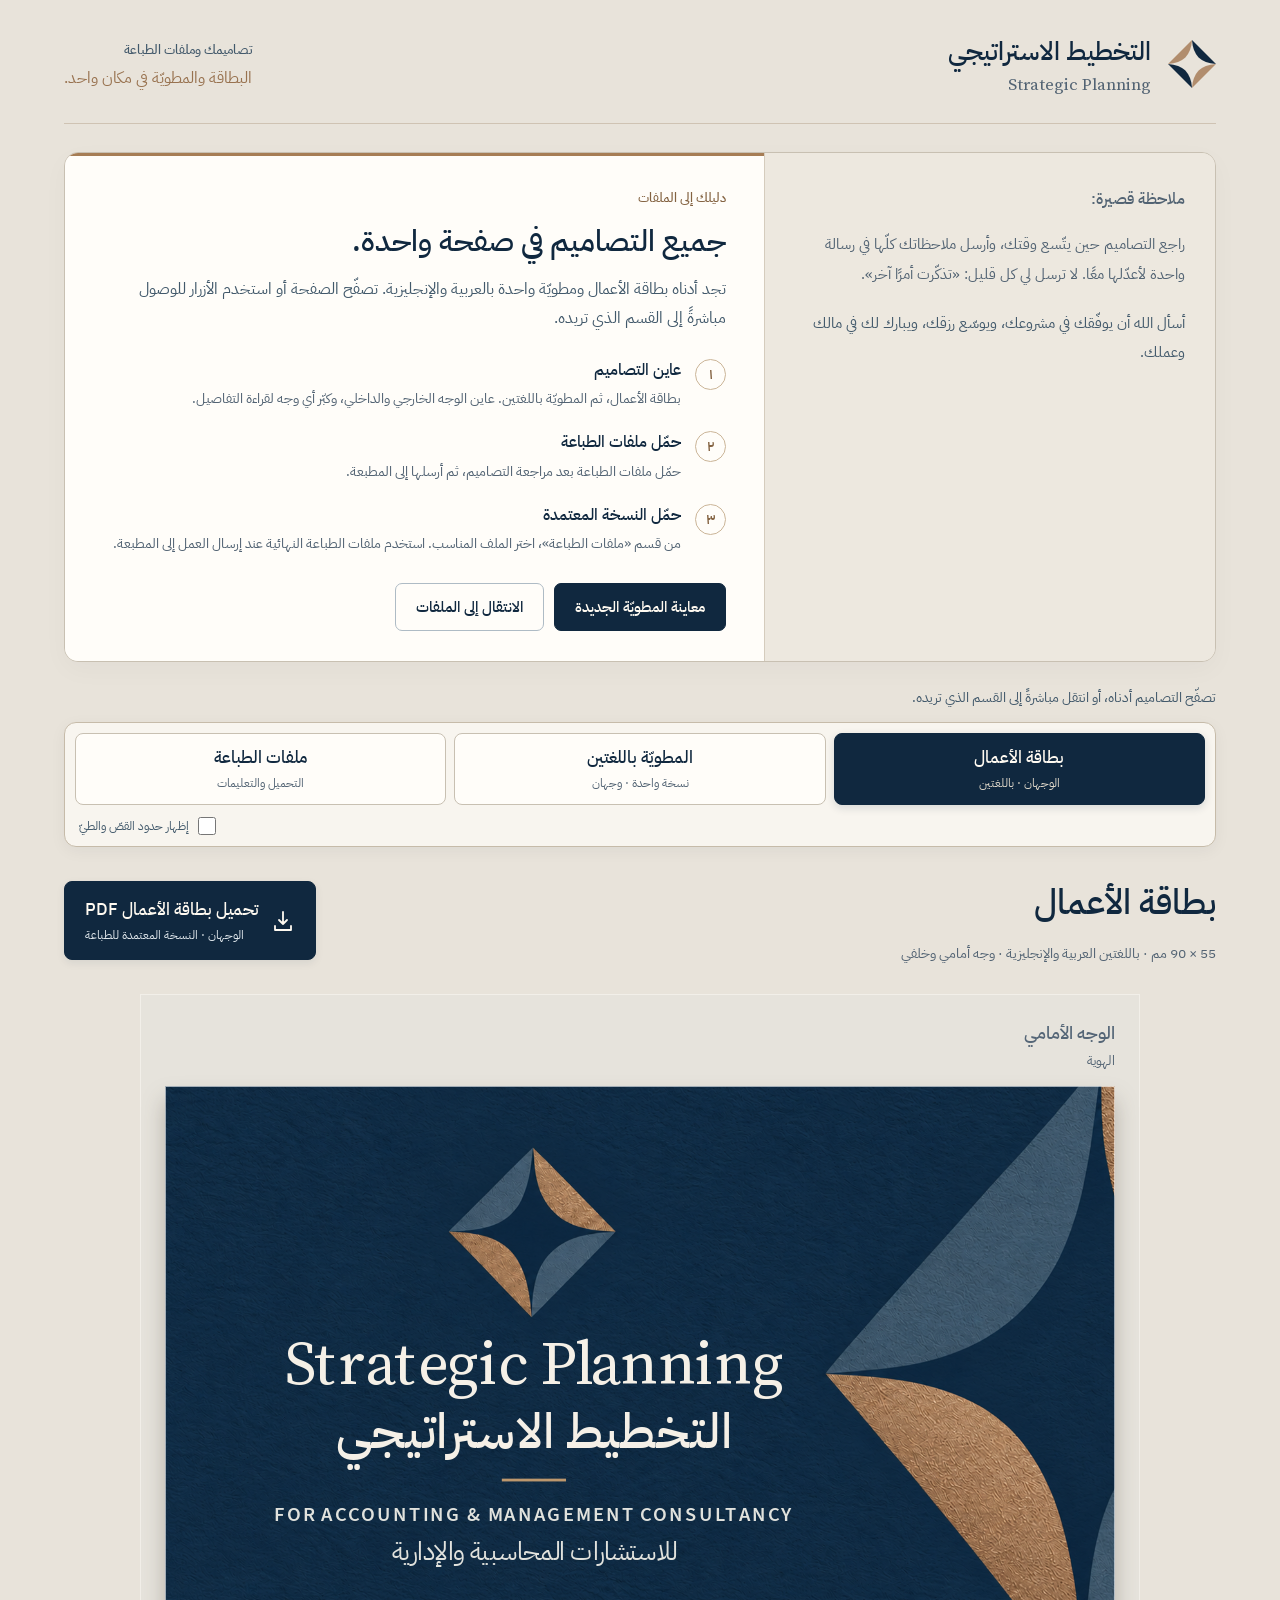
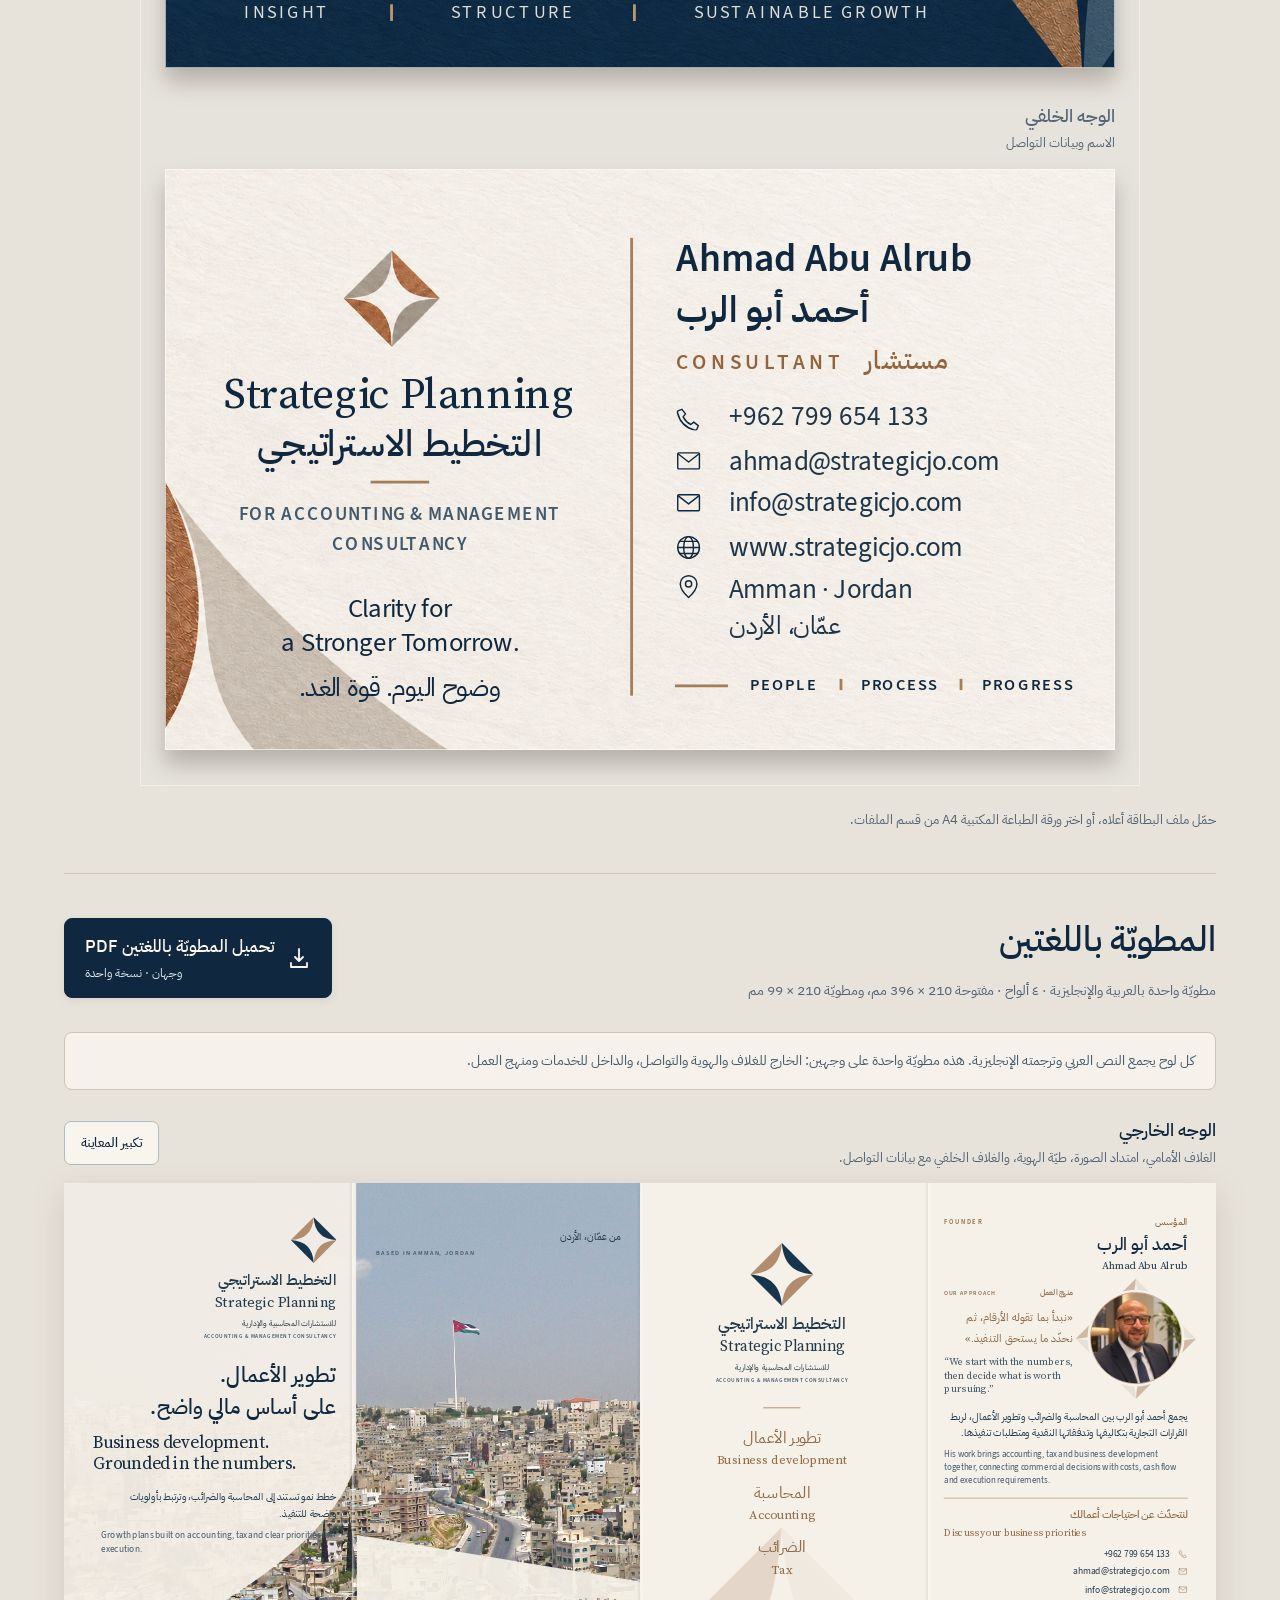
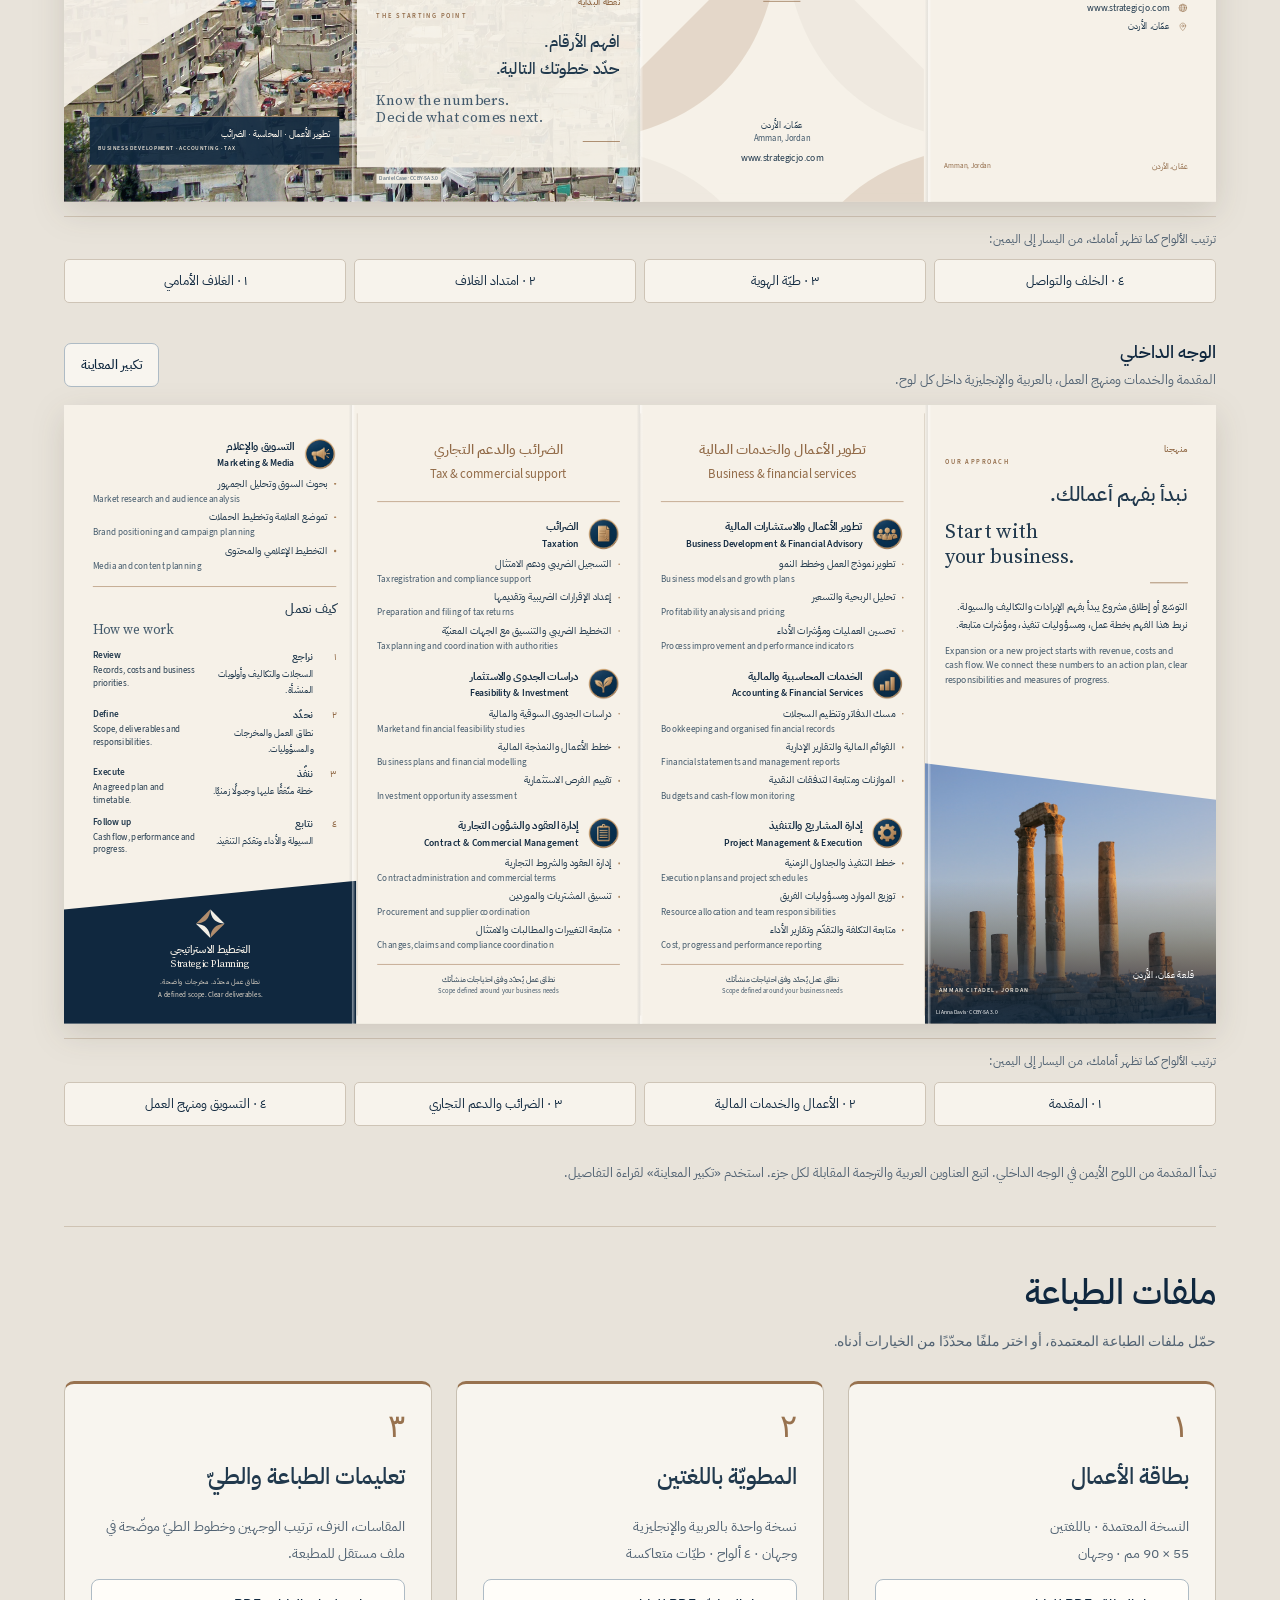
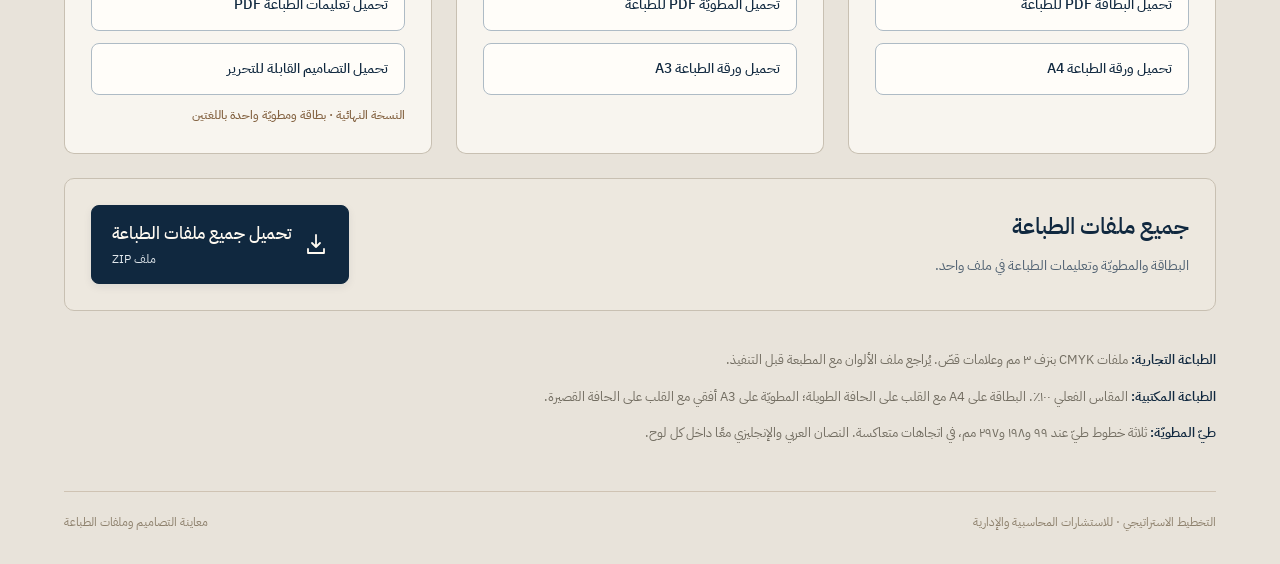
<file: index.html>
<!doctype html><html lang="ar"><head><meta charset="utf-8"><meta name="viewport" content="width=device-width,initial-scale=1"><meta name="color-scheme" content="light"><title>تصاميمك وملفات الطباعة · التخطيط الاستراتيجي</title><link rel="stylesheet" href="artwork.css"><link rel="stylesheet" href="preview.css?v=final26"><link rel="stylesheet" href="card-refinement.css"><link rel="stylesheet" href="typography.css"><link rel="stylesheet" href="navy-refinement.css"><link rel="stylesheet" href="brochure-refinement.css?v=final26"><link rel="stylesheet" href="bilingual-refinement.css?v=final26"><style></style></head><body>
<main class="collection">
<header class="collection-header"><a class="collection-brand" href="#card" data-jump="card"><svg class="mark " viewBox="0 0 100 100" aria-hidden="true"><path fill="#b18d6d" d="M50 0 0 50C32 48 48 32 50 0Z"/><path fill="#17354d" d="m50 0 50 50C68 48 52 32 50 0Z"/><path fill="#b18d6d" d="m100 50-50 50C52 68 68 52 100 50Z"/><path fill="#17354d" d="M50 100 0 50C32 52 48 68 50 100Z"/></svg><div><strong lang="ar" dir="rtl">التخطيط الاستراتيجي</strong><span lang="en" dir="ltr">Strategic Planning</span></div></a><div class="collection-meta welcome-meta" lang="ar" dir="rtl"><span>تصاميمك وملفات الطباعة</span><p>البطاقة والمطويّة في مكان واحد.</p></div></header>
<section class="personal-welcome" lang="ar" dir="rtl" aria-labelledby="welcome-guide-title">
  <div class="welcome-guide">
    <p class="welcome-eyebrow">دليلك إلى الملفات</p>
    <h1 id="welcome-guide-title">جميع التصاميم في صفحة واحدة.</h1>
    <p class="welcome-purpose">تجد أدناه بطاقة الأعمال ومطويّة واحدة بالعربية والإنجليزية. تصفّح الصفحة أو استخدم الأزرار للوصول مباشرةً إلى القسم الذي تريده.</p>
    <ol class="welcome-steps">
      <li><span class="welcome-step-number" aria-hidden="true">١</span><div><h3>عاين التصاميم</h3><p>بطاقة الأعمال، ثم المطويّة باللغتين. عاين الوجه الخارجي والداخلي، وكبّر أي وجه لقراءة التفاصيل.</p></div></li>
      <li><span class="welcome-step-number" aria-hidden="true">٢</span><div><h3>حمّل ملفات الطباعة</h3><p>حمّل ملفات الطباعة بعد مراجعة التصاميم، ثم أرسلها إلى المطبعة.</p></div></li>
      <li><span class="welcome-step-number" aria-hidden="true">٣</span><div><h3>حمّل النسخة المعتمدة</h3><p>من قسم «ملفات الطباعة»، اختر الملف المناسب. استخدم ملفات الطباعة النهائية عند إرسال العمل إلى المطبعة.</p></div></li>
    </ol>
    <div class="welcome-actions"><a class="welcome-action welcome-action-primary" href="#brochure" data-jump="brochure">معاينة المطويّة الجديدة</a><a class="welcome-action" href="#files" data-jump="files">الانتقال إلى الملفات</a></div>
  </div>
  <article class="welcome-letter" aria-labelledby="welcome-note-title">
    <h2 id="welcome-note-title" lang="ar" dir="rtl">ملاحظة قصيرة:</h2>
    <p>راجع التصاميم حين يتّسع وقتك، وأرسل ملاحظاتك كلّها في رسالة واحدة لأعدّلها معًا. لا ترسل لي كل قليل: «تذكّرت أمرًا آخر».</p>
    <p class="welcome-closing">أسأل الله أن يوفّقك في مشروعك، ويوسّع رزقك، ويبارك لك في مالك وعملك.</p>
  </article>
</section>
<p class="navigation-hint" lang="ar" dir="rtl">تصفّح التصاميم أدناه، أو انتقل مباشرةً إلى القسم الذي تريده.</p>
<nav class="collection-nav" aria-label="التصاميم وملفات الطباعة" lang="ar" dir="rtl"><div class="section-links"><a id="link-card" href="#card" data-jump="card" data-section-link="card" aria-current="location"><span class="tab-title">بطاقة الأعمال</span><span class="tab-caption">الوجهان · باللغتين</span></a><a id="link-brochure" href="#brochure" data-jump="brochure" data-section-link="brochure"><span class="tab-title">المطويّة باللغتين</span><span class="tab-caption">نسخة واحدة · وجهان</span></a><a id="link-files" href="#files" data-jump="files" data-section-link="files"><span class="tab-title">ملفات الطباعة</span><span class="tab-caption">التحميل والتعليمات</span></a></div><label class="guide-toggle"><input id="guides" type="checkbox">إظهار حدود القصّ والطيّ</label></nav>
<section class="view" id="card" aria-labelledby="heading-card" tabindex="-1" data-section><div class="view-heading"><div><h2 id="heading-card" lang="ar" dir="rtl">بطاقة الأعمال</h2><p lang="ar" dir="rtl"><bdi>90 × 55</bdi> مم · باللغتين العربية والإنجليزية · وجه أمامي وخلفي</p></div><a class="download" href="https://github.com/moeadnan/strategic-planning-print-kit-579666/releases/download/v2.0.0/Business-Card-PRINT-CMYK.pdf" download lang="ar" dir="rtl"><svg class="download-icon" viewBox="0 0 24 24" fill="none" stroke="currentColor" stroke-width="1.8" stroke-linecap="round" stroke-linejoin="round" aria-hidden="true"><path d="M12 3v12m-4-4 4 4 4-4M4 17v4h16v-4"/></svg><span class="download-copy"><strong>تحميل بطاقة الأعمال PDF</strong><small>الوجهان · النسخة المعتمدة للطباعة</small></span></a></div><div class="card-grid"><div class="proof"><div class="proof-label" lang="ar" dir="rtl"><div><h3>الوجه الأمامي</h3><p>الهوية</p></div></div><div class="scaled"><article class="sheet card-sheet card-front" aria-label="Business card brand face"><img class="card-material-art" src="assets/card-front-material-navy-v8.png" alt=""><div class="trim card-trim">
      <svg class="ornament front-edge" viewBox="0 0 100 100" preserveAspectRatio="none" aria-hidden="true"><defs><linearGradient id="card-copper-ornament-front-edge" x1="0" y1="0" x2="1" y2="1" gradientUnits="objectBoundingBox"><stop offset="0" stop-color="#82512e"/><stop offset=".44" stop-color="#b98454"/><stop offset=".72" stop-color="#9e653d"/><stop offset="1" stop-color="#bd8b5e"/></linearGradient></defs><path class="card-stone" fill="#aaa297" d="M50 0 0 50C34 49 49 34 50 0Z"/><path class="card-metal" fill="url(#card-copper-ornament-front-edge)" d="M50 0 100 50C66 49 51 34 50 0Z"/><path class="card-stone" fill="#aaa297" d="M100 50 50 100C51 66 66 51 100 50Z"/><path class="card-metal" fill="url(#card-copper-ornament-front-edge)" d="M50 100 0 50C34 51 49 66 50 100Z"/></svg>
      <div class="card-front-lockup"><svg class="mark " viewBox="0 0 100 100" preserveAspectRatio="none" aria-hidden="true"><defs><linearGradient id="card-copper-mark-" x1="0" y1="0" x2="1" y2="1" gradientUnits="objectBoundingBox"><stop offset="0" stop-color="#82512e"/><stop offset=".44" stop-color="#b98454"/><stop offset=".72" stop-color="#9e653d"/><stop offset="1" stop-color="#bd8b5e"/></linearGradient></defs><path class="card-stone" fill="#aaa297" d="M50 0 0 50C34 49 49 34 50 0Z"/><path class="card-metal" fill="url(#card-copper-mark-)" d="M50 0 100 50C66 49 51 34 50 0Z"/><path class="card-stone" fill="#aaa297" d="M100 50 50 100C51 66 66 51 100 50Z"/><path class="card-metal" fill="url(#card-copper-mark-)" d="M50 100 0 50C34 51 49 66 50 100Z"/></svg><h1>Strategic Planning</h1><h2 lang="ar" dir="rtl">التخطيط الاستراتيجي</h2><i class="rule"></i><p class="card-descriptor">FOR ACCOUNTING &amp; MANAGEMENT CONSULTANCY</p><p class="card-descriptor-ar" lang="ar" dir="rtl">للاستشارات المحاسبية والإدارية</p></div>
      <p class="card-front-footer"><span>INSIGHT</span><i></i><span>STRUCTURE</span><i></i><span>SUSTAINABLE GROWTH</span></p>
      </div><div class="guides" aria-hidden="true"><i class="trim-guide"></i><i class="safe-guide"></i></div></article></div></div><div class="proof"><div class="proof-label" lang="ar" dir="rtl"><div><h3>الوجه الخلفي</h3><p>الاسم وبيانات التواصل</p></div></div><div class="scaled"><article class="sheet card-sheet card-back" aria-label="Business card contact face"><img class="card-material-art" src="assets/card-back-material-art-v4-final.png" alt=""><div class="trim card-trim">
      <svg class="ornament back-edge" viewBox="0 0 100 100" preserveAspectRatio="none" aria-hidden="true"><defs><linearGradient id="card-copper-ornament-back-edge" x1="0" y1="0" x2="1" y2="1" gradientUnits="objectBoundingBox"><stop offset="0" stop-color="#82512e"/><stop offset=".44" stop-color="#b98454"/><stop offset=".72" stop-color="#9e653d"/><stop offset="1" stop-color="#bd8b5e"/></linearGradient></defs><path class="card-metal" fill="url(#card-copper-ornament-back-edge)" d="M50 0 0 50C34 49 49 34 50 0Z"/><path class="card-stone" fill="#aaa297" d="M50 0 100 50C66 49 51 34 50 0Z"/><path class="card-metal" fill="url(#card-copper-ornament-back-edge)" d="M100 50 50 100C51 66 66 51 100 50Z"/><path class="card-stone" fill="#aaa297" d="M50 100 0 50C34 51 49 66 50 100Z"/></svg>
      <section class="card-back-brand"><svg class="mark " viewBox="0 0 100 100" preserveAspectRatio="none" aria-hidden="true"><defs><linearGradient id="card-copper-mark-" x1="0" y1="0" x2="1" y2="1" gradientUnits="objectBoundingBox"><stop offset="0" stop-color="#82512e"/><stop offset=".44" stop-color="#b98454"/><stop offset=".72" stop-color="#9e653d"/><stop offset="1" stop-color="#bd8b5e"/></linearGradient></defs><path class="card-stone" fill="#aaa297" d="M50 0 0 50C34 49 49 34 50 0Z"/><path class="card-metal" fill="url(#card-copper-mark-)" d="M50 0 100 50C66 49 51 34 50 0Z"/><path class="card-stone" fill="#aaa297" d="M100 50 50 100C51 66 66 51 100 50Z"/><path class="card-metal" fill="url(#card-copper-mark-)" d="M50 100 0 50C34 51 49 66 50 100Z"/></svg><h2>Strategic Planning</h2><h3 lang="ar" dir="rtl">التخطيط الاستراتيجي</h3><i class="rule"></i><p class="back-brand-descriptor">FOR ACCOUNTING &amp; MANAGEMENT<br>CONSULTANCY</p><p class="back-tagline">Clarity for<br>a Stronger Tomorrow.</p><p class="back-tagline-ar" lang="ar" dir="rtl">وضوح اليوم. قوة الغد.</p></section>
      <section class="card-person"><h1>Ahmad Abu Alrub</h1><h2 lang="ar" dir="rtl">أحمد أبو الرب</h2><p class="card-role">CONSULTANT <span lang="ar" dir="rtl">مستشار</span></p><div class="contacts"><div class="contact-row"><svg class="contact-icon" viewBox="0 0 24 24" fill="none" stroke="currentColor" stroke-width="1.25" stroke-linecap="round" stroke-linejoin="round" aria-hidden="true"><path d="m6.2 3.5 3.1 4-2.1 2.6a15.6 15.6 0 0 0 6.7 6.7l2.6-2.1 4 3.1-1.2 3c-.3.7-1.1 1.1-1.8.9C9.6 19.8 4.2 14.4 2.3 6.5c-.2-.7.2-1.5.9-1.8z"/></svg><a dir="ltr" href="tel:+962799654133">+962 799 654 133</a></div><div class="contact-row"><svg class="contact-icon" viewBox="0 0 24 24" fill="none" stroke="currentColor" stroke-width="1.25" stroke-linecap="round" stroke-linejoin="round" aria-hidden="true"><rect x="2.5" y="5" width="19" height="14" rx=".8"/><path d="m3 6 9 7 9-7"/></svg><a dir="ltr" href="mailto:ahmad@strategicjo.com">ahmad@strategicjo.com</a></div><div class="contact-row"><svg class="contact-icon" viewBox="0 0 24 24" fill="none" stroke="currentColor" stroke-width="1.25" stroke-linecap="round" stroke-linejoin="round" aria-hidden="true"><rect x="2.5" y="5" width="19" height="14" rx=".8"/><path d="m3 6 9 7 9-7"/></svg><a dir="ltr" href="mailto:info@strategicjo.com">info@strategicjo.com</a></div><div class="contact-row"><svg class="contact-icon" viewBox="0 0 24 24" fill="none" stroke="currentColor" stroke-width="1.25" stroke-linecap="round" stroke-linejoin="round" aria-hidden="true"><circle cx="12" cy="12" r="9.5"/><ellipse cx="12" cy="12" rx="4.3" ry="9.5"/><path d="M2.5 12h19M4.1 6.7h15.8M4.1 17.3h15.8"/></svg><a dir="ltr" href="https://www.strategicjo.com">www.strategicjo.com</a></div><div class="contact-row location"><svg class="contact-icon" viewBox="0 0 24 24" fill="none" stroke="currentColor" stroke-width="1.25" stroke-linecap="round" stroke-linejoin="round" aria-hidden="true"><path d="M19.3 9.7C19.3 5.5 16 2.5 12 2.5s-7.3 3-7.3 7.2c0 5.1 7.3 12 7.3 12s7.3-6.9 7.3-12Z"/><circle cx="12" cy="9.7" r="2.7"/></svg><div><p>Amman · Jordan</p><p class="card-location-ar" lang="ar" dir="rtl">عمّان، الأردن</p></div></div></div><p class="card-back-footer"><i></i><span>PEOPLE</span><b></b><span>PROCESS</span><b></b><span>PROGRESS</span></p></section>
      </div><div class="guides" aria-hidden="true"><i class="trim-guide"></i><i class="safe-guide"></i></div></article></div></div></div><p class="caption" lang="ar" dir="rtl">حمّل ملف البطاقة أعلاه، أو اختر ورقة الطباعة المكتبية A4 من قسم الملفات.</p></section>
<section class="view brochure-view" id="brochure" aria-labelledby="heading-brochure" tabindex="-1" data-section><div class="view-heading"><div><h2 id="heading-brochure" lang="ar" dir="rtl">المطويّة باللغتين</h2><p lang="ar" dir="rtl">مطويّة واحدة بالعربية والإنجليزية · ٤ ألواح · مفتوحة <bdi>396 × 210</bdi> مم، ومطويّة <bdi>99 × 210</bdi> مم</p></div><a class="download" href="https://github.com/moeadnan/strategic-planning-print-kit-579666/releases/download/v2.0.0/Brochure-Bilingual-PRINT-CMYK.pdf" download lang="ar" dir="rtl"><svg class="download-icon" viewBox="0 0 24 24" fill="none" stroke="currentColor" stroke-width="1.8" stroke-linecap="round" stroke-linejoin="round" aria-hidden="true"><path d="M12 3v12m-4-4 4 4 4-4M4 17v4h16v-4"/></svg><span class="download-copy"><strong>تحميل المطويّة باللغتين PDF</strong><small>وجهان · نسخة واحدة</small></span></a></div><p class="brochure-reading-note" lang="ar" dir="rtl">كل لوح يجمع النص العربي وترجمته الإنجليزية. هذه مطويّة واحدة على وجهين: الخارج للغلاف والهوية والتواصل، والداخل للخدمات ومنهج العمل.</p><div class="proof"><div class="proof-label" lang="ar" dir="rtl"><div><h3>الوجه الخارجي</h3><p>الغلاف الأمامي، امتداد الصورة، طيّة الهوية، والغلاف الخلفي مع بيانات التواصل.</p></div><button class="zoom-preview" type="button" data-zoom aria-label="تكبير الوجه الخارجي">تكبير المعاينة</button></div><div class="scaled"><article class="sheet brochure-sheet bilingual-sheet lang-ar outside" lang="ar" aria-label="المطويّة باللغتين — الوجه الخارجي"><div class="panorama"><img src="assets/amman-flag-city.jpg" alt="صورة فوتوغرافية لعمّان والعلم الأردني على سارية رغدان"><div class="panorama-warmth"></div></div><div class="trim brochure-trim"><section class="panel dual-cover"><svg class="dual-cover-ivory" viewBox="0 0 99 178" preserveAspectRatio="none" aria-hidden="true"><path fill="#f6f1e8" fill-opacity=".94" d="M0 0H99V95C87 131 42 145 0 178Z"/></svg><div class="dual-identity "><svg class="mark " viewBox="0 0 100 100" aria-hidden="true"><path fill="#b18d6d" d="M50 0 0 50C32 48 48 32 50 0Z"/><path fill="#17354d" d="m50 0 50 50C68 48 52 32 50 0Z"/><path fill="#b18d6d" d="m100 50-50 50C52 68 68 52 100 50Z"/><path fill="#17354d" d="M50 100 0 50C32 52 48 68 50 100Z"/></svg><p class="dual-brand-ar" lang="ar" dir="rtl">التخطيط الاستراتيجي</p><p class="dual-brand-en" lang="en" dir="ltr">Strategic Planning</p><div class="dual-pair dual-descriptor"><p lang="ar" dir="rtl">للاستشارات المحاسبية والإدارية</p><p lang="en" dir="ltr">ACCOUNTING &amp; MANAGEMENT CONSULTANCY</p></div></div><div class="dual-cover-copy"><h1 lang="ar" dir="rtl">تطوير الأعمال.<br>على أساس مالي واضح.</h1><p class="dual-cover-heading-en" lang="en" dir="ltr">Business development.<br>Grounded in the numbers.</p><div class="dual-pair dual-cover-description"><p lang="ar" dir="rtl">خطط نمو تستند إلى المحاسبة والضرائب، وترتبط بأولويات واضحة للتنفيذ.</p><p lang="en" dir="ltr">Growth plans built on accounting, tax and clear priorities for execution.</p></div><i class="rule"></i></div><div class="dual-cover-bottom"><div class="dual-pair "><p lang="ar" dir="rtl">تطوير الأعمال · المحاسبة · الضرائب</p><p lang="en" dir="ltr">BUSINESS DEVELOPMENT · ACCOUNTING · TAX</p></div></div></section><section class="panel dual-story"><div class="dual-pair dual-story-kicker"><p lang="ar" dir="rtl">من عمّان، الأردن</p><p lang="en" dir="ltr">BASED IN AMMAN, JORDAN</p></div><div class="dual-story-bottom"><div class="dual-pair dual-kicker"><p lang="ar" dir="rtl">نقطة البداية</p><p lang="en" dir="ltr">THE STARTING POINT</p></div><div class="dual-pair dual-story-statement"><p lang="ar" dir="rtl">افهم الأرقام.<br>حدّد خطوتك التالية.</p><p lang="en" dir="ltr">Know the numbers.<br>Decide what comes next.</p></div><i class="rule"></i></div><a class="dual-photo-credit dual-panorama-credit" href="https://commons.wikimedia.org/wiki/File:View_from_Amman_Citadel_to_palace_flagpole.jpg" lang="en" dir="ltr">Daniel Case · CC BY-SA 3.0</a></section><section class="panel dual-back"><div class="dual-identity "><svg class="mark " viewBox="0 0 100 100" aria-hidden="true"><path fill="#b18d6d" d="M50 0 0 50C32 48 48 32 50 0Z"/><path fill="#17354d" d="m50 0 50 50C68 48 52 32 50 0Z"/><path fill="#b18d6d" d="m100 50-50 50C52 68 68 52 100 50Z"/><path fill="#17354d" d="M50 100 0 50C32 52 48 68 50 100Z"/></svg><p class="dual-brand-ar" lang="ar" dir="rtl">التخطيط الاستراتيجي</p><p class="dual-brand-en" lang="en" dir="ltr">Strategic Planning</p><div class="dual-pair dual-descriptor"><p lang="ar" dir="rtl">للاستشارات المحاسبية والإدارية</p><p lang="en" dir="ltr">ACCOUNTING &amp; MANAGEMENT CONSULTANCY</p></div></div><i class="rule"></i><div class="dual-scopes"><div class="dual-pair "><p lang="ar" dir="rtl">تطوير الأعمال</p><p lang="en" dir="ltr">Business development</p></div><div class="dual-pair "><p lang="ar" dir="rtl">المحاسبة</p><p lang="en" dir="ltr">Accounting</p></div><div class="dual-pair "><p lang="ar" dir="rtl">الضرائب</p><p lang="en" dir="ltr">Tax</p></div></div><i class="rule"></i><svg class="ornament dual-back-pattern" viewBox="0 0 100 100" aria-hidden="true"><path fill="#b18d6d" d="M50 0 0 50C32 48 48 32 50 0Z"/><path fill="#d9d3c8" d="m50 0 50 50C68 48 52 32 50 0Z"/><path fill="#b18d6d" d="m100 50-50 50C52 68 68 52 100 50Z"/><path fill="#d9d3c8" d="M50 100 0 50C32 52 48 68 50 100Z"/></svg><div class="dual-back-bottom"><div class="dual-pair "><p lang="ar" dir="rtl">عمّان، الأردن</p><p lang="en" dir="ltr">Amman, Jordan</p></div><a href="https://www.strategicjo.com" dir="ltr" lang="en">www.strategicjo.com</a></div></section><section class="panel dual-founder">
    <div class="dual-pair dual-kicker"><p lang="ar" dir="rtl">المؤسس</p><p lang="en" dir="ltr">FOUNDER</p></div>
    <h2 class="dual-founder-name" lang="ar" dir="rtl">أحمد أبو الرب</h2><p class="dual-founder-latin" lang="en" dir="ltr">Ahmad Abu Alrub</p>
    <div class="dual-founder-feature"><div class="dual-portrait-composition"><svg class="ornament dual-portrait-motif" viewBox="0 0 100 100" aria-hidden="true"><path fill="#b18d6d" d="M50 0 0 50C32 48 48 32 50 0Z"/><path fill="#d9d3c8" d="m50 0 50 50C68 48 52 32 50 0Z"/><path fill="#b18d6d" d="m100 50-50 50C52 68 68 52 100 50Z"/><path fill="#d9d3c8" d="M50 100 0 50C32 52 48 68 50 100Z"/></svg><figure class="dual-portrait"><img src="assets/ahmad-portrait.png" alt="أحمد أبو الرب"></figure></div><aside class="dual-founder-thought"><div class="dual-pair dual-kicker"><p lang="ar" dir="rtl">منهج العمل</p><p lang="en" dir="ltr">OUR APPROACH</p></div><blockquote><div class="dual-pair "><p lang="ar" dir="rtl">«نبدأ بما تقوله الأرقام، ثم نحدّد ما يستحق التنفيذ.»</p><p lang="en" dir="ltr">“We start with the numbers, then decide what is worth pursuing.”</p></div></blockquote></aside></div>
    <div class="dual-pair dual-bio"><p lang="ar" dir="rtl">يجمع أحمد أبو الرب بين المحاسبة والضرائب وتطوير الأعمال، لربط القرارات التجارية بتكاليفها وتدفقاتها النقدية ومتطلبات تنفيذها.</p><p lang="en" dir="ltr">His work brings accounting, tax and business development together, connecting commercial decisions with costs, cash flow and execution requirements.</p></div>
    <i class="full-rule"></i><div class="dual-pair dual-contact-title"><p lang="ar" dir="rtl">لنتحدّث عن احتياجات أعمالك</p><p lang="en" dir="ltr">Discuss your business priorities</p></div>
    <div class="contacts"><div class="contact-row"><svg class="contact-icon" viewBox="0 0 24 24" fill="none" stroke="currentColor" stroke-width="1.25" stroke-linecap="round" stroke-linejoin="round" aria-hidden="true"><path d="m6.2 3.5 3.1 4-2.1 2.6a15.6 15.6 0 0 0 6.7 6.7l2.6-2.1 4 3.1-1.2 3c-.3.7-1.1 1.1-1.8.9C9.6 19.8 4.2 14.4 2.3 6.5c-.2-.7.2-1.5.9-1.8z"/></svg><a dir="ltr" href="tel:+962799654133">+962 799 654 133</a></div><div class="contact-row"><svg class="contact-icon" viewBox="0 0 24 24" fill="none" stroke="currentColor" stroke-width="1.25" stroke-linecap="round" stroke-linejoin="round" aria-hidden="true"><rect x="2.5" y="5" width="19" height="14" rx=".8"/><path d="m3 6 9 7 9-7"/></svg><a dir="ltr" href="mailto:ahmad@strategicjo.com">ahmad@strategicjo.com</a></div><div class="contact-row"><svg class="contact-icon" viewBox="0 0 24 24" fill="none" stroke="currentColor" stroke-width="1.25" stroke-linecap="round" stroke-linejoin="round" aria-hidden="true"><rect x="2.5" y="5" width="19" height="14" rx=".8"/><path d="m3 6 9 7 9-7"/></svg><a dir="ltr" href="mailto:info@strategicjo.com">info@strategicjo.com</a></div><div class="contact-row"><svg class="contact-icon" viewBox="0 0 24 24" fill="none" stroke="currentColor" stroke-width="1.25" stroke-linecap="round" stroke-linejoin="round" aria-hidden="true"><circle cx="12" cy="12" r="9.5"/><ellipse cx="12" cy="12" rx="4.3" ry="9.5"/><path d="M2.5 12h19M4.1 6.7h15.8M4.1 17.3h15.8"/></svg><a dir="ltr" href="https://www.strategicjo.com">www.strategicjo.com</a></div><div class="contact-row location"><svg class="contact-icon" viewBox="0 0 24 24" fill="none" stroke="currentColor" stroke-width="1.25" stroke-linecap="round" stroke-linejoin="round" aria-hidden="true"><path d="M19.3 9.7C19.3 5.5 16 2.5 12 2.5s-7.3 3-7.3 7.2c0 5.1 7.3 12 7.3 12s7.3-6.9 7.3-12Z"/><circle cx="12" cy="9.7" r="2.7"/></svg><span>عمّان، الأردن</span></div></div>
    <div class="dual-pair dual-founder-footer"><p lang="ar" dir="rtl">عمّان، الأردن</p><p lang="en" dir="ltr">Amman, Jordan</p></div>
    </section></div><div class="guides" aria-hidden="true"><i class="trim-guide"></i><i class="safe-guide"></i><i class="fold" style="left:102mm"></i><i class="fold" style="left:201mm"></i><i class="fold" style="left:300mm"></i></div></article></div></div><div class="panel-map" lang="ar"><p dir="rtl">ترتيب الألواح كما تظهر أمامك، من اليسار إلى اليمين:</p><div class="panel-labels"><span dir="rtl">١ · الغلاف الأمامي</span><span dir="rtl">٢ · امتداد الغلاف</span><span dir="rtl">٣ · طيّة الهوية</span><span dir="rtl">٤ · الخلف والتواصل</span></div></div><div class="proof"><div class="proof-label" lang="ar" dir="rtl"><div><h3>الوجه الداخلي</h3><p>المقدمة والخدمات ومنهج العمل، بالعربية والإنجليزية داخل كل لوح.</p></div><button class="zoom-preview" type="button" data-zoom aria-label="تكبير الوجه الداخلي">تكبير المعاينة</button></div><div class="scaled"><article class="sheet brochure-sheet bilingual-sheet lang-ar inside" lang="ar" aria-label="المطويّة باللغتين — الوجه الداخلي"><div class="trim brochure-trim"><section class="panel dual-approach"><section class="dual-service"><header><img src="assets/icon-marketing.png" alt=""><div class="dual-service-titles"><h3 lang="ar" dir="rtl">التسويق والإعلام</h3><p lang="en" dir="ltr">Marketing &amp; Media</p></div></header><ul><li><div class="dual-pair "><p lang="ar" dir="rtl">بحوث السوق وتحليل الجمهور</p><p lang="en" dir="ltr">Market research and audience analysis</p></div></li><li><div class="dual-pair "><p lang="ar" dir="rtl">تموضع العلامة وتخطيط الحملات</p><p lang="en" dir="ltr">Brand positioning and campaign planning</p></div></li><li><div class="dual-pair "><p lang="ar" dir="rtl">التخطيط الإعلامي والمحتوى</p><p lang="en" dir="ltr">Media and content planning</p></div></li></ul></section><i class="full-rule"></i><div class="dual-pair dual-work-title"><p lang="ar" dir="rtl">كيف نعمل</p><p lang="en" dir="ltr">How we work</p></div><div class="dual-work-list"><div class="dual-work-step"><span>١</span><div><h4 lang="ar" dir="rtl">نراجع</h4><p lang="ar" dir="rtl">السجلات والتكاليف وأولويات المنشأة.</p></div><div><h4 lang="en" dir="ltr">Review</h4><p lang="en" dir="ltr">Records, costs and business priorities.</p></div></div><div class="dual-work-step"><span>٢</span><div><h4 lang="ar" dir="rtl">نحدّد</h4><p lang="ar" dir="rtl">نطاق العمل والمخرجات والمسؤوليات.</p></div><div><h4 lang="en" dir="ltr">Define</h4><p lang="en" dir="ltr">Scope, deliverables and responsibilities.</p></div></div><div class="dual-work-step"><span>٣</span><div><h4 lang="ar" dir="rtl">ننفّذ</h4><p lang="ar" dir="rtl">خطة متّفقًا عليها وجدولًا زمنيًا.</p></div><div><h4 lang="en" dir="ltr">Execute</h4><p lang="en" dir="ltr">An agreed plan and timetable.</p></div></div><div class="dual-work-step"><span>٤</span><div><h4 lang="ar" dir="rtl">نتابع</h4><p lang="ar" dir="rtl">السيولة والأداء وتقدّم التنفيذ.</p></div><div><h4 lang="en" dir="ltr">Follow up</h4><p lang="en" dir="ltr">Cash flow, performance and progress.</p></div></div></div><div class="dual-approach-brand"><div class="dual-identity "><svg class="mark " viewBox="0 0 100 100" aria-hidden="true"><path fill="#b18d6d" d="M50 0 0 50C32 48 48 32 50 0Z"/><path fill="#17354d" d="m50 0 50 50C68 48 52 32 50 0Z"/><path fill="#b18d6d" d="m100 50-50 50C52 68 68 52 100 50Z"/><path fill="#17354d" d="M50 100 0 50C32 52 48 68 50 100Z"/></svg><p class="dual-brand-ar" lang="ar" dir="rtl">التخطيط الاستراتيجي</p><p class="dual-brand-en" lang="en" dir="ltr">Strategic Planning</p><div class="dual-pair dual-descriptor"><p lang="ar" dir="rtl">للاستشارات المحاسبية والإدارية</p><p lang="en" dir="ltr">ACCOUNTING &amp; MANAGEMENT CONSULTANCY</p></div></div><p lang="ar" dir="rtl">نطاق عمل محدّد. مخرجات واضحة.</p><p lang="en" dir="ltr">A defined scope. Clear deliverables.</p></div></section><section class="panel dual-services-panel"><header class="dual-services-header"><h2 lang="ar" dir="rtl">الضرائب والدعم التجاري</h2><p lang="en" dir="ltr">Tax & commercial support</p></header><div class="dual-service-list"><section class="dual-service"><header><img src="assets/icon-tax.png" alt=""><div class="dual-service-titles"><h3 lang="ar" dir="rtl">الضرائب</h3><p lang="en" dir="ltr">Taxation</p></div></header><ul><li><div class="dual-pair "><p lang="ar" dir="rtl">التسجيل الضريبي ودعم الامتثال</p><p lang="en" dir="ltr">Tax registration and compliance support</p></div></li><li><div class="dual-pair "><p lang="ar" dir="rtl">إعداد الإقرارات الضريبية وتقديمها</p><p lang="en" dir="ltr">Preparation and filing of tax returns</p></div></li><li><div class="dual-pair "><p lang="ar" dir="rtl">التخطيط الضريبي والتنسيق مع الجهات المعنيّة</p><p lang="en" dir="ltr">Tax planning and coordination with authorities</p></div></li></ul></section><section class="dual-service"><header><img src="assets/icon-investment.png" alt=""><div class="dual-service-titles"><h3 lang="ar" dir="rtl">دراسات الجدوى والاستثمار</h3><p lang="en" dir="ltr">Feasibility &amp; Investment</p></div></header><ul><li><div class="dual-pair "><p lang="ar" dir="rtl">دراسات الجدوى السوقية والمالية</p><p lang="en" dir="ltr">Market and financial feasibility studies</p></div></li><li><div class="dual-pair "><p lang="ar" dir="rtl">خطط الأعمال والنمذجة المالية</p><p lang="en" dir="ltr">Business plans and financial modelling</p></div></li><li><div class="dual-pair "><p lang="ar" dir="rtl">تقييم الفرص الاستثمارية</p><p lang="en" dir="ltr">Investment opportunity assessment</p></div></li></ul></section><section class="dual-service"><header><img src="assets/icon-contracts.png" alt=""><div class="dual-service-titles"><h3 lang="ar" dir="rtl">إدارة العقود والشؤون التجارية</h3><p lang="en" dir="ltr">Contract &amp; Commercial Management</p></div></header><ul><li><div class="dual-pair "><p lang="ar" dir="rtl">إدارة العقود والشروط التجارية</p><p lang="en" dir="ltr">Contract administration and commercial terms</p></div></li><li><div class="dual-pair "><p lang="ar" dir="rtl">تنسيق المشتريات والموردين</p><p lang="en" dir="ltr">Procurement and supplier coordination</p></div></li><li><div class="dual-pair "><p lang="ar" dir="rtl">متابعة التغييرات والمطالبات والامتثال</p><p lang="en" dir="ltr">Changes, claims and compliance coordination</p></div></li></ul></section></div><div class="dual-pair dual-services-footer"><p lang="ar" dir="rtl">نطاق عمل يُحدّد وفق احتياجات منشأتك</p><p lang="en" dir="ltr">Scope defined around your business needs</p></div></section><section class="panel dual-services-panel"><header class="dual-services-header"><h2 lang="ar" dir="rtl">تطوير الأعمال والخدمات المالية</h2><p lang="en" dir="ltr">Business & financial services</p></header><div class="dual-service-list"><section class="dual-service"><header><img src="assets/icon-consulting.png" alt=""><div class="dual-service-titles"><h3 lang="ar" dir="rtl">تطوير الأعمال والاستشارات المالية</h3><p lang="en" dir="ltr">Business Development &amp; Financial Advisory</p></div></header><ul><li><div class="dual-pair "><p lang="ar" dir="rtl">تطوير نموذج العمل وخطط النمو</p><p lang="en" dir="ltr">Business models and growth plans</p></div></li><li><div class="dual-pair "><p lang="ar" dir="rtl">تحليل الربحية والتسعير</p><p lang="en" dir="ltr">Profitability analysis and pricing</p></div></li><li><div class="dual-pair "><p lang="ar" dir="rtl">تحسين العمليات ومؤشرات الأداء</p><p lang="en" dir="ltr">Process improvement and performance indicators</p></div></li></ul></section><section class="dual-service"><header><img src="assets/icon-accounting.png" alt=""><div class="dual-service-titles"><h3 lang="ar" dir="rtl">الخدمات المحاسبية والمالية</h3><p lang="en" dir="ltr">Accounting &amp; Financial Services</p></div></header><ul><li><div class="dual-pair "><p lang="ar" dir="rtl">مسك الدفاتر وتنظيم السجلات</p><p lang="en" dir="ltr">Bookkeeping and organised financial records</p></div></li><li><div class="dual-pair "><p lang="ar" dir="rtl">القوائم المالية والتقارير الإدارية</p><p lang="en" dir="ltr">Financial statements and management reports</p></div></li><li><div class="dual-pair "><p lang="ar" dir="rtl">الموازنات ومتابعة التدفقات النقدية</p><p lang="en" dir="ltr">Budgets and cash-flow monitoring</p></div></li></ul></section><section class="dual-service"><header><img src="assets/icon-project.png" alt=""><div class="dual-service-titles"><h3 lang="ar" dir="rtl">إدارة المشاريع والتنفيذ</h3><p lang="en" dir="ltr">Project Management &amp; Execution</p></div></header><ul><li><div class="dual-pair "><p lang="ar" dir="rtl">خطط التنفيذ والجداول الزمنية</p><p lang="en" dir="ltr">Execution plans and project schedules</p></div></li><li><div class="dual-pair "><p lang="ar" dir="rtl">توزيع الموارد ومسؤوليات الفريق</p><p lang="en" dir="ltr">Resource allocation and team responsibilities</p></div></li><li><div class="dual-pair "><p lang="ar" dir="rtl">متابعة التكلفة والتقدّم وتقارير الأداء</p><p lang="en" dir="ltr">Cost, progress and performance reporting</p></div></li></ul></section></div><div class="dual-pair dual-services-footer"><p lang="ar" dir="rtl">نطاق عمل يُحدّد وفق احتياجات منشأتك</p><p lang="en" dir="ltr">Scope defined around your business needs</p></div></section><section class="panel dual-intro"><div class="dual-pair dual-kicker"><p lang="ar" dir="rtl">منهجنا</p><p lang="en" dir="ltr">OUR APPROACH</p></div><h2 lang="ar" dir="rtl">نبدأ بفهم أعمالك.</h2><p class="dual-intro-heading-en" lang="en" dir="ltr">Start with<br>your business.</p><i class="rule"></i><div class="dual-pair dual-intro-copy"><p lang="ar" dir="rtl">التوسّع أو إطلاق مشروع يبدأ بفهم الإيرادات والتكاليف والسيولة. نربط هذا الفهم بخطة عمل، ومسؤوليات تنفيذ، ومؤشرات متابعة.</p><p lang="en" dir="ltr">Expansion or a new project starts with revenue, costs and cash flow. We connect these numbers to an action plan, clear responsibilities and measures of progress.</p></div><div class="dual-citadel"><img src="assets/amman-citadel.jpg" alt="قلعة عمّان"><div class="dual-pair dual-photo-caption"><p lang="ar" dir="rtl">قلعة عمّان، الأردن</p><p lang="en" dir="ltr">AMMAN CITADEL, JORDAN</p></div><a class="dual-photo-credit" href="https://commons.wikimedia.org/wiki/File:Amman_Citadel_Temple_of_Hercules.JPG" lang="en" dir="ltr">LiAnna Davis · CC BY-SA 3.0</a></div></section></div><div class="guides" aria-hidden="true"><i class="trim-guide"></i><i class="safe-guide"></i><i class="fold" style="left:102mm"></i><i class="fold" style="left:201mm"></i><i class="fold" style="left:300mm"></i></div></article></div></div><div class="panel-map" lang="ar"><p dir="rtl">ترتيب الألواح كما تظهر أمامك، من اليسار إلى اليمين:</p><div class="panel-labels"><span dir="rtl">٤ · التسويق ومنهج العمل</span><span dir="rtl">٣ · الضرائب والدعم التجاري</span><span dir="rtl">٢ · الأعمال والخدمات المالية</span><span dir="rtl">١ · المقدمة</span></div></div><p class="caption" lang="ar" dir="rtl">تبدأ المقدمة من اللوح الأيمن في الوجه الداخلي. اتبع العناوين العربية والترجمة المقابلة لكل جزء. استخدم «تكبير المعاينة» لقراءة التفاصيل.</p></section>
<section class="view" id="files" aria-labelledby="heading-files" tabindex="-1" data-section lang="ar" dir="rtl"><div class="view-heading"><div><h2 id="heading-files" lang="ar">ملفات الطباعة</h2><p>حمّل ملفات الطباعة المعتمدة، أو اختر ملفًا محدّدًا من الخيارات أدناه.</p></div></div><div class="file-grid"><article><span class="file-number">١</span><h2>بطاقة الأعمال</h2><p>النسخة المعتمدة · باللغتين<br><bdi>90 × 55</bdi> مم · وجهان</p><a href="https://github.com/moeadnan/strategic-planning-print-kit-579666/releases/download/v2.0.0/Business-Card-PRINT-CMYK.pdf" download>تحميل البطاقة PDF للطباعة</a><a href="https://github.com/moeadnan/strategic-planning-print-kit-579666/releases/download/v2.0.0/Business-Card-Office-A4.pdf" download>تحميل ورقة الطباعة A4</a></article><article><span class="file-number">٢</span><h2>المطويّة باللغتين</h2><p>نسخة واحدة بالعربية والإنجليزية<br>وجهان · ٤ ألواح · طيّات متعاكسة</p><a href="https://github.com/moeadnan/strategic-planning-print-kit-579666/releases/download/v2.0.0/Brochure-Bilingual-PRINT-CMYK.pdf" download>تحميل المطويّة PDF للطباعة</a><a href="https://github.com/moeadnan/strategic-planning-print-kit-579666/releases/download/v2.0.0/Brochure-Bilingual-Office-A3.pdf" download>تحميل ورقة الطباعة A3</a></article><article><span class="file-number">٣</span><h2>تعليمات الطباعة والطيّ</h2><p>المقاسات، النزف، ترتيب الوجهين وخطوط الطيّ موضّحة في ملف مستقل للمطبعة.</p><a href="https://github.com/moeadnan/strategic-planning-print-kit-579666/releases/download/v2.0.0/Print-Specifications.pdf" download>تحميل تعليمات الطباعة PDF</a><a href="https://github.com/moeadnan/strategic-planning-print-kit-579666/releases/download/v2.0.0/Strategic-Planning-Editable-HTML.zip" download>تحميل التصاميم القابلة للتحرير</a><p class="file-state">النسخة النهائية · بطاقة ومطويّة واحدة باللغتين</p></article></div><div class="source-package"><div><h2>جميع ملفات الطباعة</h2><p>البطاقة والمطويّة وتعليمات الطباعة في ملف واحد.</p></div><a class="download" href="https://github.com/moeadnan/strategic-planning-print-kit-579666/releases/download/v2.0.0/Strategic-Planning-Printer-Package.zip" download lang="ar" dir="rtl"><svg class="download-icon" viewBox="0 0 24 24" fill="none" stroke="currentColor" stroke-width="1.8" stroke-linecap="round" stroke-linejoin="round" aria-hidden="true"><path d="M12 3v12m-4-4 4 4 4-4M4 17v4h16v-4"/></svg><span class="download-copy"><strong>تحميل جميع ملفات الطباعة</strong><small>ملف ZIP</small></span></a></div><div class="production-note"><p><strong>الطباعة التجارية:</strong> ملفات CMYK بنزف ٣ مم وعلامات قصّ. يُراجع ملف الألوان مع المطبعة قبل التنفيذ.</p><p><strong>الطباعة المكتبية:</strong> المقاس الفعلي ١٠٠٪. البطاقة على A4 مع القلب على الحافة الطويلة؛ المطويّة على A3 أفقي مع القلب على الحافة القصيرة.</p><p><strong>طيّ المطويّة:</strong> ثلاثة خطوط طيّ عند ٩٩ و١٩٨ و٢٩٧ مم، في اتجاهات متعاكسة. النصان العربي والإنجليزي معًا داخل كل لوح.</p></div></section>
<footer class="collection-footer" lang="ar" dir="rtl"><span>التخطيط الاستراتيجي · للاستشارات المحاسبية والإدارية</span><span>معاينة التصاميم وملفات الطباعة</span></footer>
</main><dialog class="artwork-dialog" aria-labelledby="artwork-dialog-title" lang="ar" dir="rtl"><header><div><h2 id="artwork-dialog-title">معاينة مكبّرة</h2><p>اسحب أفقيًا لقراءة جميع الألواح. ترتيبها مطابق للمعاينة.</p></div><button type="button" data-close-dialog>إغلاق</button></header><div class="dialog-scroll" dir="ltr"></div></dialog><script>
const sections=[...document.querySelectorAll('[data-section]')];
const links=[...document.querySelectorAll('[data-section-link]')];
const navigation=document.querySelector('.collection-nav');
const reduceMotion=window.matchMedia('(prefers-reduced-motion: reduce)');
function fit(){document.querySelectorAll('.scaled').forEach(frame=>{if(!frame.offsetWidth)return;const art=frame.firstElementChild;const crop=art.classList.contains('card-sheet')&&!document.getElementById('guides').checked?3*96/25.4:0;const scale=frame.clientWidth/(art.offsetWidth-crop*2);art.style.transform=`scale(${scale}) translate(${-crop}px,${-crop}px)`;frame.style.height=`${(art.offsetHeight-crop*2)*scale}px`;});}
function current(name){links.forEach(link=>{if(link.dataset.sectionLink===name)link.setAttribute('aria-current','location');else link.removeAttribute('aria-current');});}
function updateCurrent(){const line=navigation.getBoundingClientRect().bottom+32;let active=sections[0];for(const section of sections){if(section.getBoundingClientRect().top<=line)active=section;else break;}if(window.scrollY+innerHeight>=document.documentElement.scrollHeight-2)active=sections[sections.length-1];current(active.id);}
let scrollFrame=0;
function scheduleCurrent(){if(scrollFrame)return;scrollFrame=requestAnimationFrame(()=>{scrollFrame=0;updateCurrent();});}
function updateOffset(){const top=parseFloat(getComputedStyle(navigation).top)||0;document.documentElement.style.setProperty('--section-offset',`${navigation.offsetHeight+top+20}px`);scheduleCurrent();}
function targetFor(name){name=name.replace(/^view-/,'');if(['ar','en','bilingual'].includes(name))name='brochure';return sections.find(section=>section.id===name);}
function jump(name,{push=true,focus=true,behavior=reduceMotion.matches?'instant':'smooth'}={}){const target=targetFor(name);if(!target)return;if(push&&location.hash!==`#${target.id}`)history.pushState(null,'',`#${target.id}`);current(target.id);target.scrollIntoView({behavior,block:'start'});if(focus)target.focus({preventScroll:true});}
document.querySelectorAll('a[data-jump]').forEach(link=>link.addEventListener('click',e=>{if(e.button!==0||e.metaKey||e.ctrlKey||e.shiftKey||e.altKey)return;e.preventDefault();jump(link.dataset.jump);}));
document.getElementById('guides').addEventListener('change',e=>{document.body.classList.toggle('show-guides',e.target.checked);fit();});
const ro=new ResizeObserver(fit);document.querySelectorAll('.scaled').forEach(frame=>ro.observe(frame));new ResizeObserver(updateOffset).observe(navigation);
window.addEventListener('scroll',scheduleCurrent,{passive:true});window.addEventListener('resize',()=>{fit();updateOffset();});window.addEventListener('hashchange',()=>jump(location.hash.slice(1),{push:false,focus:false,behavior:'instant'}));
document.fonts.ready.then(()=>{fit();updateOffset();requestAnimationFrame(()=>{if(location.hash)jump(location.hash.slice(1),{push:false,focus:false,behavior:'instant'});else updateCurrent();document.documentElement.dataset.ready='true';});});
const dialog=document.querySelector('.artwork-dialog');
let dialogTrigger=null;
document.querySelectorAll('[data-zoom]').forEach(button=>button.addEventListener('click',()=>{dialogTrigger=button;const art=button.closest('.proof').querySelector('.sheet').cloneNode(true);art.removeAttribute('style');const canvas=document.createElement('div');canvas.className='dialog-canvas';canvas.append(art);dialog.querySelector('.dialog-scroll').replaceChildren(canvas);document.getElementById('artwork-dialog-title').textContent=button.closest('.proof-label').querySelector('h3').textContent+' · معاينة مكبّرة';dialog.showModal();document.body.classList.add('dialog-open');const scroller=dialog.querySelector('.dialog-scroll');const padding=parseFloat(getComputedStyle(scroller).paddingLeft)+parseFloat(getComputedStyle(scroller).paddingRight);const scale=innerWidth<=600?(scroller.clientWidth-padding)/(art.offsetWidth/4):1;canvas.style.width=art.offsetWidth*scale+'px';canvas.style.height=art.offsetHeight*scale+'px';art.style.transform=`scale(${scale})`;const startsAtRight=art.classList.contains('lang-ar')?art.classList.contains('inside'):art.classList.contains('outside');scroller.scrollLeft=startsAtRight?scroller.scrollWidth:0;}));
dialog.querySelector('[data-close-dialog]').addEventListener('click',()=>dialog.close());
dialog.addEventListener('close',()=>{document.body.classList.remove('dialog-open');dialog.querySelector('.dialog-scroll').replaceChildren();dialogTrigger?.focus({preventScroll:true});});
dialog.addEventListener('click',event=>{if(event.target===dialog)dialog.close();});
</script></body></html>
</file>
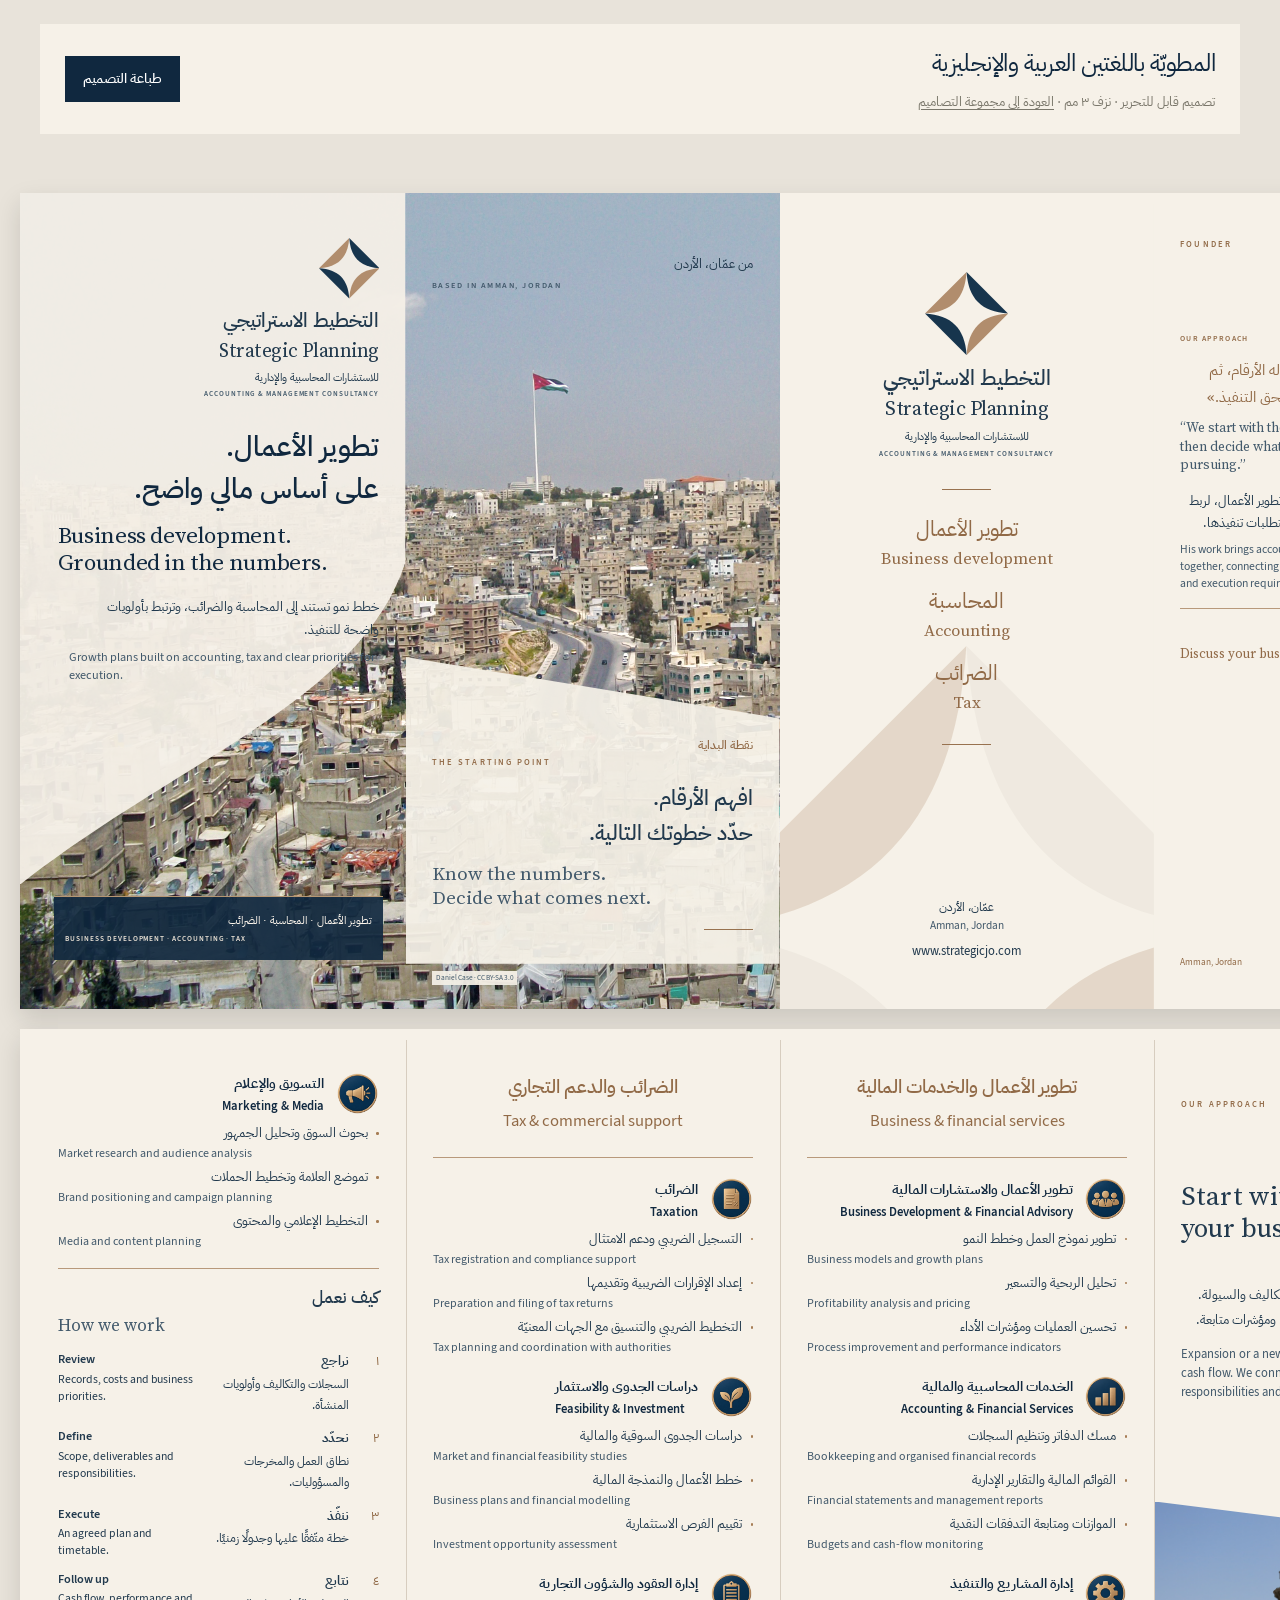
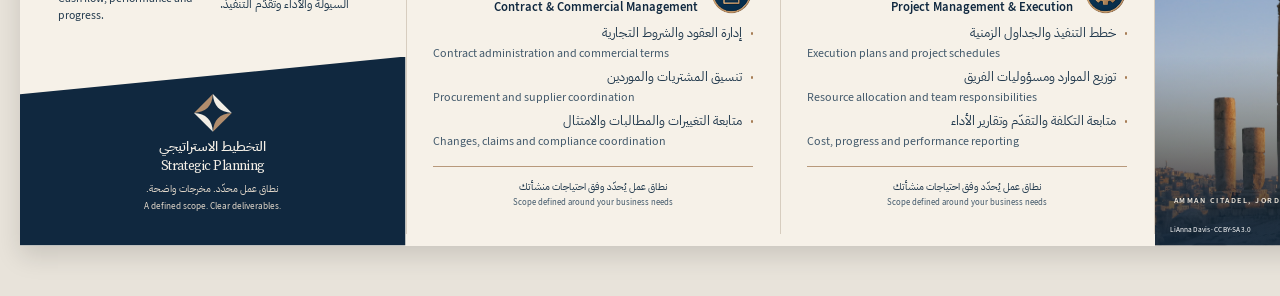
<file: brochure-ar.html>
<!doctype html><html lang="ar"><head><meta charset="utf-8"><meta name="viewport" content="width=device-width,initial-scale=1"><meta name="color-scheme" content="light"><title>المطويّة باللغتين العربية والإنجليزية · التخطيط الاستراتيجي</title><link rel="stylesheet" href="artwork.css"><link rel="stylesheet" href="preview.css?v=final26"><link rel="stylesheet" href="card-refinement.css"><link rel="stylesheet" href="typography.css"><link rel="stylesheet" href="navy-refinement.css"><link rel="stylesheet" href="brochure-refinement.css?v=final26"><link rel="stylesheet" href="bilingual-refinement.css?v=final26"><style>@page{size:402mm 216mm;margin:0}</style></head><body><header class="print-toolbar screen-only" lang="ar" dir="rtl"><div><h1>المطويّة باللغتين العربية والإنجليزية</h1><p>تصميم قابل للتحرير · نزف ٣ مم · <a href="index.html">العودة إلى مجموعة التصاميم</a></p></div><button onclick="window.print()" lang="ar">طباعة التصميم</button></header><main class="print-pages"><article class="sheet brochure-sheet bilingual-sheet lang-ar outside" lang="ar" aria-label="المطويّة باللغتين — الوجه الخارجي"><div class="panorama"><img src="assets/amman-flag-city.jpg" alt="صورة فوتوغرافية لعمّان والعلم الأردني على سارية رغدان"><div class="panorama-warmth"></div></div><div class="trim brochure-trim"><section class="panel dual-cover"><svg class="dual-cover-ivory" viewBox="0 0 99 178" preserveAspectRatio="none" aria-hidden="true"><path fill="#f6f1e8" fill-opacity=".94" d="M0 0H99V95C87 131 42 145 0 178Z"/></svg><div class="dual-identity "><svg class="mark " viewBox="0 0 100 100" aria-hidden="true"><path fill="#b18d6d" d="M50 0 0 50C32 48 48 32 50 0Z"/><path fill="#17354d" d="m50 0 50 50C68 48 52 32 50 0Z"/><path fill="#b18d6d" d="m100 50-50 50C52 68 68 52 100 50Z"/><path fill="#17354d" d="M50 100 0 50C32 52 48 68 50 100Z"/></svg><p class="dual-brand-ar" lang="ar" dir="rtl">التخطيط الاستراتيجي</p><p class="dual-brand-en" lang="en" dir="ltr">Strategic Planning</p><div class="dual-pair dual-descriptor"><p lang="ar" dir="rtl">للاستشارات المحاسبية والإدارية</p><p lang="en" dir="ltr">ACCOUNTING &amp; MANAGEMENT CONSULTANCY</p></div></div><div class="dual-cover-copy"><h1 lang="ar" dir="rtl">تطوير الأعمال.<br>على أساس مالي واضح.</h1><p class="dual-cover-heading-en" lang="en" dir="ltr">Business development.<br>Grounded in the numbers.</p><div class="dual-pair dual-cover-description"><p lang="ar" dir="rtl">خطط نمو تستند إلى المحاسبة والضرائب، وترتبط بأولويات واضحة للتنفيذ.</p><p lang="en" dir="ltr">Growth plans built on accounting, tax and clear priorities for execution.</p></div><i class="rule"></i></div><div class="dual-cover-bottom"><div class="dual-pair "><p lang="ar" dir="rtl">تطوير الأعمال · المحاسبة · الضرائب</p><p lang="en" dir="ltr">BUSINESS DEVELOPMENT · ACCOUNTING · TAX</p></div></div></section><section class="panel dual-story"><div class="dual-pair dual-story-kicker"><p lang="ar" dir="rtl">من عمّان، الأردن</p><p lang="en" dir="ltr">BASED IN AMMAN, JORDAN</p></div><div class="dual-story-bottom"><div class="dual-pair dual-kicker"><p lang="ar" dir="rtl">نقطة البداية</p><p lang="en" dir="ltr">THE STARTING POINT</p></div><div class="dual-pair dual-story-statement"><p lang="ar" dir="rtl">افهم الأرقام.<br>حدّد خطوتك التالية.</p><p lang="en" dir="ltr">Know the numbers.<br>Decide what comes next.</p></div><i class="rule"></i></div><a class="dual-photo-credit dual-panorama-credit" href="https://commons.wikimedia.org/wiki/File:View_from_Amman_Citadel_to_palace_flagpole.jpg" lang="en" dir="ltr">Daniel Case · CC BY-SA 3.0</a></section><section class="panel dual-back"><div class="dual-identity "><svg class="mark " viewBox="0 0 100 100" aria-hidden="true"><path fill="#b18d6d" d="M50 0 0 50C32 48 48 32 50 0Z"/><path fill="#17354d" d="m50 0 50 50C68 48 52 32 50 0Z"/><path fill="#b18d6d" d="m100 50-50 50C52 68 68 52 100 50Z"/><path fill="#17354d" d="M50 100 0 50C32 52 48 68 50 100Z"/></svg><p class="dual-brand-ar" lang="ar" dir="rtl">التخطيط الاستراتيجي</p><p class="dual-brand-en" lang="en" dir="ltr">Strategic Planning</p><div class="dual-pair dual-descriptor"><p lang="ar" dir="rtl">للاستشارات المحاسبية والإدارية</p><p lang="en" dir="ltr">ACCOUNTING &amp; MANAGEMENT CONSULTANCY</p></div></div><i class="rule"></i><div class="dual-scopes"><div class="dual-pair "><p lang="ar" dir="rtl">تطوير الأعمال</p><p lang="en" dir="ltr">Business development</p></div><div class="dual-pair "><p lang="ar" dir="rtl">المحاسبة</p><p lang="en" dir="ltr">Accounting</p></div><div class="dual-pair "><p lang="ar" dir="rtl">الضرائب</p><p lang="en" dir="ltr">Tax</p></div></div><i class="rule"></i><svg class="ornament dual-back-pattern" viewBox="0 0 100 100" aria-hidden="true"><path fill="#b18d6d" d="M50 0 0 50C32 48 48 32 50 0Z"/><path fill="#d9d3c8" d="m50 0 50 50C68 48 52 32 50 0Z"/><path fill="#b18d6d" d="m100 50-50 50C52 68 68 52 100 50Z"/><path fill="#d9d3c8" d="M50 100 0 50C32 52 48 68 50 100Z"/></svg><div class="dual-back-bottom"><div class="dual-pair "><p lang="ar" dir="rtl">عمّان، الأردن</p><p lang="en" dir="ltr">Amman, Jordan</p></div><a href="https://www.strategicjo.com" dir="ltr" lang="en">www.strategicjo.com</a></div></section><section class="panel dual-founder">
    <div class="dual-pair dual-kicker"><p lang="ar" dir="rtl">المؤسس</p><p lang="en" dir="ltr">FOUNDER</p></div>
    <h2 class="dual-founder-name" lang="ar" dir="rtl">أحمد أبو الرب</h2><p class="dual-founder-latin" lang="en" dir="ltr">Ahmad Abu Alrub</p>
    <div class="dual-founder-feature"><div class="dual-portrait-composition"><svg class="ornament dual-portrait-motif" viewBox="0 0 100 100" aria-hidden="true"><path fill="#b18d6d" d="M50 0 0 50C32 48 48 32 50 0Z"/><path fill="#d9d3c8" d="m50 0 50 50C68 48 52 32 50 0Z"/><path fill="#b18d6d" d="m100 50-50 50C52 68 68 52 100 50Z"/><path fill="#d9d3c8" d="M50 100 0 50C32 52 48 68 50 100Z"/></svg><figure class="dual-portrait"><img src="assets/ahmad-portrait.png" alt="أحمد أبو الرب"></figure></div><aside class="dual-founder-thought"><div class="dual-pair dual-kicker"><p lang="ar" dir="rtl">منهج العمل</p><p lang="en" dir="ltr">OUR APPROACH</p></div><blockquote><div class="dual-pair "><p lang="ar" dir="rtl">«نبدأ بما تقوله الأرقام، ثم نحدّد ما يستحق التنفيذ.»</p><p lang="en" dir="ltr">“We start with the numbers, then decide what is worth pursuing.”</p></div></blockquote></aside></div>
    <div class="dual-pair dual-bio"><p lang="ar" dir="rtl">يجمع أحمد أبو الرب بين المحاسبة والضرائب وتطوير الأعمال، لربط القرارات التجارية بتكاليفها وتدفقاتها النقدية ومتطلبات تنفيذها.</p><p lang="en" dir="ltr">His work brings accounting, tax and business development together, connecting commercial decisions with costs, cash flow and execution requirements.</p></div>
    <i class="full-rule"></i><div class="dual-pair dual-contact-title"><p lang="ar" dir="rtl">لنتحدّث عن احتياجات أعمالك</p><p lang="en" dir="ltr">Discuss your business priorities</p></div>
    <div class="contacts"><div class="contact-row"><svg class="contact-icon" viewBox="0 0 24 24" fill="none" stroke="currentColor" stroke-width="1.25" stroke-linecap="round" stroke-linejoin="round" aria-hidden="true"><path d="m6.2 3.5 3.1 4-2.1 2.6a15.6 15.6 0 0 0 6.7 6.7l2.6-2.1 4 3.1-1.2 3c-.3.7-1.1 1.1-1.8.9C9.6 19.8 4.2 14.4 2.3 6.5c-.2-.7.2-1.5.9-1.8z"/></svg><a dir="ltr" href="tel:+962799654133">+962 799 654 133</a></div><div class="contact-row"><svg class="contact-icon" viewBox="0 0 24 24" fill="none" stroke="currentColor" stroke-width="1.25" stroke-linecap="round" stroke-linejoin="round" aria-hidden="true"><rect x="2.5" y="5" width="19" height="14" rx=".8"/><path d="m3 6 9 7 9-7"/></svg><a dir="ltr" href="mailto:ahmad@strategicjo.com">ahmad@strategicjo.com</a></div><div class="contact-row"><svg class="contact-icon" viewBox="0 0 24 24" fill="none" stroke="currentColor" stroke-width="1.25" stroke-linecap="round" stroke-linejoin="round" aria-hidden="true"><rect x="2.5" y="5" width="19" height="14" rx=".8"/><path d="m3 6 9 7 9-7"/></svg><a dir="ltr" href="mailto:info@strategicjo.com">info@strategicjo.com</a></div><div class="contact-row"><svg class="contact-icon" viewBox="0 0 24 24" fill="none" stroke="currentColor" stroke-width="1.25" stroke-linecap="round" stroke-linejoin="round" aria-hidden="true"><circle cx="12" cy="12" r="9.5"/><ellipse cx="12" cy="12" rx="4.3" ry="9.5"/><path d="M2.5 12h19M4.1 6.7h15.8M4.1 17.3h15.8"/></svg><a dir="ltr" href="https://www.strategicjo.com">www.strategicjo.com</a></div><div class="contact-row location"><svg class="contact-icon" viewBox="0 0 24 24" fill="none" stroke="currentColor" stroke-width="1.25" stroke-linecap="round" stroke-linejoin="round" aria-hidden="true"><path d="M19.3 9.7C19.3 5.5 16 2.5 12 2.5s-7.3 3-7.3 7.2c0 5.1 7.3 12 7.3 12s7.3-6.9 7.3-12Z"/><circle cx="12" cy="9.7" r="2.7"/></svg><span>عمّان، الأردن</span></div></div>
    <div class="dual-pair dual-founder-footer"><p lang="ar" dir="rtl">عمّان، الأردن</p><p lang="en" dir="ltr">Amman, Jordan</p></div>
    </section></div><div class="guides" aria-hidden="true"><i class="trim-guide"></i><i class="safe-guide"></i><i class="fold" style="left:102mm"></i><i class="fold" style="left:201mm"></i><i class="fold" style="left:300mm"></i></div></article><article class="sheet brochure-sheet bilingual-sheet lang-ar inside" lang="ar" aria-label="المطويّة باللغتين — الوجه الداخلي"><div class="trim brochure-trim"><section class="panel dual-approach"><section class="dual-service"><header><img src="assets/icon-marketing.png" alt=""><div class="dual-service-titles"><h3 lang="ar" dir="rtl">التسويق والإعلام</h3><p lang="en" dir="ltr">Marketing &amp; Media</p></div></header><ul><li><div class="dual-pair "><p lang="ar" dir="rtl">بحوث السوق وتحليل الجمهور</p><p lang="en" dir="ltr">Market research and audience analysis</p></div></li><li><div class="dual-pair "><p lang="ar" dir="rtl">تموضع العلامة وتخطيط الحملات</p><p lang="en" dir="ltr">Brand positioning and campaign planning</p></div></li><li><div class="dual-pair "><p lang="ar" dir="rtl">التخطيط الإعلامي والمحتوى</p><p lang="en" dir="ltr">Media and content planning</p></div></li></ul></section><i class="full-rule"></i><div class="dual-pair dual-work-title"><p lang="ar" dir="rtl">كيف نعمل</p><p lang="en" dir="ltr">How we work</p></div><div class="dual-work-list"><div class="dual-work-step"><span>١</span><div><h4 lang="ar" dir="rtl">نراجع</h4><p lang="ar" dir="rtl">السجلات والتكاليف وأولويات المنشأة.</p></div><div><h4 lang="en" dir="ltr">Review</h4><p lang="en" dir="ltr">Records, costs and business priorities.</p></div></div><div class="dual-work-step"><span>٢</span><div><h4 lang="ar" dir="rtl">نحدّد</h4><p lang="ar" dir="rtl">نطاق العمل والمخرجات والمسؤوليات.</p></div><div><h4 lang="en" dir="ltr">Define</h4><p lang="en" dir="ltr">Scope, deliverables and responsibilities.</p></div></div><div class="dual-work-step"><span>٣</span><div><h4 lang="ar" dir="rtl">ننفّذ</h4><p lang="ar" dir="rtl">خطة متّفقًا عليها وجدولًا زمنيًا.</p></div><div><h4 lang="en" dir="ltr">Execute</h4><p lang="en" dir="ltr">An agreed plan and timetable.</p></div></div><div class="dual-work-step"><span>٤</span><div><h4 lang="ar" dir="rtl">نتابع</h4><p lang="ar" dir="rtl">السيولة والأداء وتقدّم التنفيذ.</p></div><div><h4 lang="en" dir="ltr">Follow up</h4><p lang="en" dir="ltr">Cash flow, performance and progress.</p></div></div></div><div class="dual-approach-brand"><div class="dual-identity "><svg class="mark " viewBox="0 0 100 100" aria-hidden="true"><path fill="#b18d6d" d="M50 0 0 50C32 48 48 32 50 0Z"/><path fill="#17354d" d="m50 0 50 50C68 48 52 32 50 0Z"/><path fill="#b18d6d" d="m100 50-50 50C52 68 68 52 100 50Z"/><path fill="#17354d" d="M50 100 0 50C32 52 48 68 50 100Z"/></svg><p class="dual-brand-ar" lang="ar" dir="rtl">التخطيط الاستراتيجي</p><p class="dual-brand-en" lang="en" dir="ltr">Strategic Planning</p><div class="dual-pair dual-descriptor"><p lang="ar" dir="rtl">للاستشارات المحاسبية والإدارية</p><p lang="en" dir="ltr">ACCOUNTING &amp; MANAGEMENT CONSULTANCY</p></div></div><p lang="ar" dir="rtl">نطاق عمل محدّد. مخرجات واضحة.</p><p lang="en" dir="ltr">A defined scope. Clear deliverables.</p></div></section><section class="panel dual-services-panel"><header class="dual-services-header"><h2 lang="ar" dir="rtl">الضرائب والدعم التجاري</h2><p lang="en" dir="ltr">Tax & commercial support</p></header><div class="dual-service-list"><section class="dual-service"><header><img src="assets/icon-tax.png" alt=""><div class="dual-service-titles"><h3 lang="ar" dir="rtl">الضرائب</h3><p lang="en" dir="ltr">Taxation</p></div></header><ul><li><div class="dual-pair "><p lang="ar" dir="rtl">التسجيل الضريبي ودعم الامتثال</p><p lang="en" dir="ltr">Tax registration and compliance support</p></div></li><li><div class="dual-pair "><p lang="ar" dir="rtl">إعداد الإقرارات الضريبية وتقديمها</p><p lang="en" dir="ltr">Preparation and filing of tax returns</p></div></li><li><div class="dual-pair "><p lang="ar" dir="rtl">التخطيط الضريبي والتنسيق مع الجهات المعنيّة</p><p lang="en" dir="ltr">Tax planning and coordination with authorities</p></div></li></ul></section><section class="dual-service"><header><img src="assets/icon-investment.png" alt=""><div class="dual-service-titles"><h3 lang="ar" dir="rtl">دراسات الجدوى والاستثمار</h3><p lang="en" dir="ltr">Feasibility &amp; Investment</p></div></header><ul><li><div class="dual-pair "><p lang="ar" dir="rtl">دراسات الجدوى السوقية والمالية</p><p lang="en" dir="ltr">Market and financial feasibility studies</p></div></li><li><div class="dual-pair "><p lang="ar" dir="rtl">خطط الأعمال والنمذجة المالية</p><p lang="en" dir="ltr">Business plans and financial modelling</p></div></li><li><div class="dual-pair "><p lang="ar" dir="rtl">تقييم الفرص الاستثمارية</p><p lang="en" dir="ltr">Investment opportunity assessment</p></div></li></ul></section><section class="dual-service"><header><img src="assets/icon-contracts.png" alt=""><div class="dual-service-titles"><h3 lang="ar" dir="rtl">إدارة العقود والشؤون التجارية</h3><p lang="en" dir="ltr">Contract &amp; Commercial Management</p></div></header><ul><li><div class="dual-pair "><p lang="ar" dir="rtl">إدارة العقود والشروط التجارية</p><p lang="en" dir="ltr">Contract administration and commercial terms</p></div></li><li><div class="dual-pair "><p lang="ar" dir="rtl">تنسيق المشتريات والموردين</p><p lang="en" dir="ltr">Procurement and supplier coordination</p></div></li><li><div class="dual-pair "><p lang="ar" dir="rtl">متابعة التغييرات والمطالبات والامتثال</p><p lang="en" dir="ltr">Changes, claims and compliance coordination</p></div></li></ul></section></div><div class="dual-pair dual-services-footer"><p lang="ar" dir="rtl">نطاق عمل يُحدّد وفق احتياجات منشأتك</p><p lang="en" dir="ltr">Scope defined around your business needs</p></div></section><section class="panel dual-services-panel"><header class="dual-services-header"><h2 lang="ar" dir="rtl">تطوير الأعمال والخدمات المالية</h2><p lang="en" dir="ltr">Business & financial services</p></header><div class="dual-service-list"><section class="dual-service"><header><img src="assets/icon-consulting.png" alt=""><div class="dual-service-titles"><h3 lang="ar" dir="rtl">تطوير الأعمال والاستشارات المالية</h3><p lang="en" dir="ltr">Business Development &amp; Financial Advisory</p></div></header><ul><li><div class="dual-pair "><p lang="ar" dir="rtl">تطوير نموذج العمل وخطط النمو</p><p lang="en" dir="ltr">Business models and growth plans</p></div></li><li><div class="dual-pair "><p lang="ar" dir="rtl">تحليل الربحية والتسعير</p><p lang="en" dir="ltr">Profitability analysis and pricing</p></div></li><li><div class="dual-pair "><p lang="ar" dir="rtl">تحسين العمليات ومؤشرات الأداء</p><p lang="en" dir="ltr">Process improvement and performance indicators</p></div></li></ul></section><section class="dual-service"><header><img src="assets/icon-accounting.png" alt=""><div class="dual-service-titles"><h3 lang="ar" dir="rtl">الخدمات المحاسبية والمالية</h3><p lang="en" dir="ltr">Accounting &amp; Financial Services</p></div></header><ul><li><div class="dual-pair "><p lang="ar" dir="rtl">مسك الدفاتر وتنظيم السجلات</p><p lang="en" dir="ltr">Bookkeeping and organised financial records</p></div></li><li><div class="dual-pair "><p lang="ar" dir="rtl">القوائم المالية والتقارير الإدارية</p><p lang="en" dir="ltr">Financial statements and management reports</p></div></li><li><div class="dual-pair "><p lang="ar" dir="rtl">الموازنات ومتابعة التدفقات النقدية</p><p lang="en" dir="ltr">Budgets and cash-flow monitoring</p></div></li></ul></section><section class="dual-service"><header><img src="assets/icon-project.png" alt=""><div class="dual-service-titles"><h3 lang="ar" dir="rtl">إدارة المشاريع والتنفيذ</h3><p lang="en" dir="ltr">Project Management &amp; Execution</p></div></header><ul><li><div class="dual-pair "><p lang="ar" dir="rtl">خطط التنفيذ والجداول الزمنية</p><p lang="en" dir="ltr">Execution plans and project schedules</p></div></li><li><div class="dual-pair "><p lang="ar" dir="rtl">توزيع الموارد ومسؤوليات الفريق</p><p lang="en" dir="ltr">Resource allocation and team responsibilities</p></div></li><li><div class="dual-pair "><p lang="ar" dir="rtl">متابعة التكلفة والتقدّم وتقارير الأداء</p><p lang="en" dir="ltr">Cost, progress and performance reporting</p></div></li></ul></section></div><div class="dual-pair dual-services-footer"><p lang="ar" dir="rtl">نطاق عمل يُحدّد وفق احتياجات منشأتك</p><p lang="en" dir="ltr">Scope defined around your business needs</p></div></section><section class="panel dual-intro"><div class="dual-pair dual-kicker"><p lang="ar" dir="rtl">منهجنا</p><p lang="en" dir="ltr">OUR APPROACH</p></div><h2 lang="ar" dir="rtl">نبدأ بفهم أعمالك.</h2><p class="dual-intro-heading-en" lang="en" dir="ltr">Start with<br>your business.</p><i class="rule"></i><div class="dual-pair dual-intro-copy"><p lang="ar" dir="rtl">التوسّع أو إطلاق مشروع يبدأ بفهم الإيرادات والتكاليف والسيولة. نربط هذا الفهم بخطة عمل، ومسؤوليات تنفيذ، ومؤشرات متابعة.</p><p lang="en" dir="ltr">Expansion or a new project starts with revenue, costs and cash flow. We connect these numbers to an action plan, clear responsibilities and measures of progress.</p></div><div class="dual-citadel"><img src="assets/amman-citadel.jpg" alt="قلعة عمّان"><div class="dual-pair dual-photo-caption"><p lang="ar" dir="rtl">قلعة عمّان، الأردن</p><p lang="en" dir="ltr">AMMAN CITADEL, JORDAN</p></div><a class="dual-photo-credit" href="https://commons.wikimedia.org/wiki/File:Amman_Citadel_Temple_of_Hercules.JPG" lang="en" dir="ltr">LiAnna Davis · CC BY-SA 3.0</a></div></section></div><div class="guides" aria-hidden="true"><i class="trim-guide"></i><i class="safe-guide"></i><i class="fold" style="left:102mm"></i><i class="fold" style="left:201mm"></i><i class="fold" style="left:300mm"></i></div></article></main><script></script></body></html>
</file>
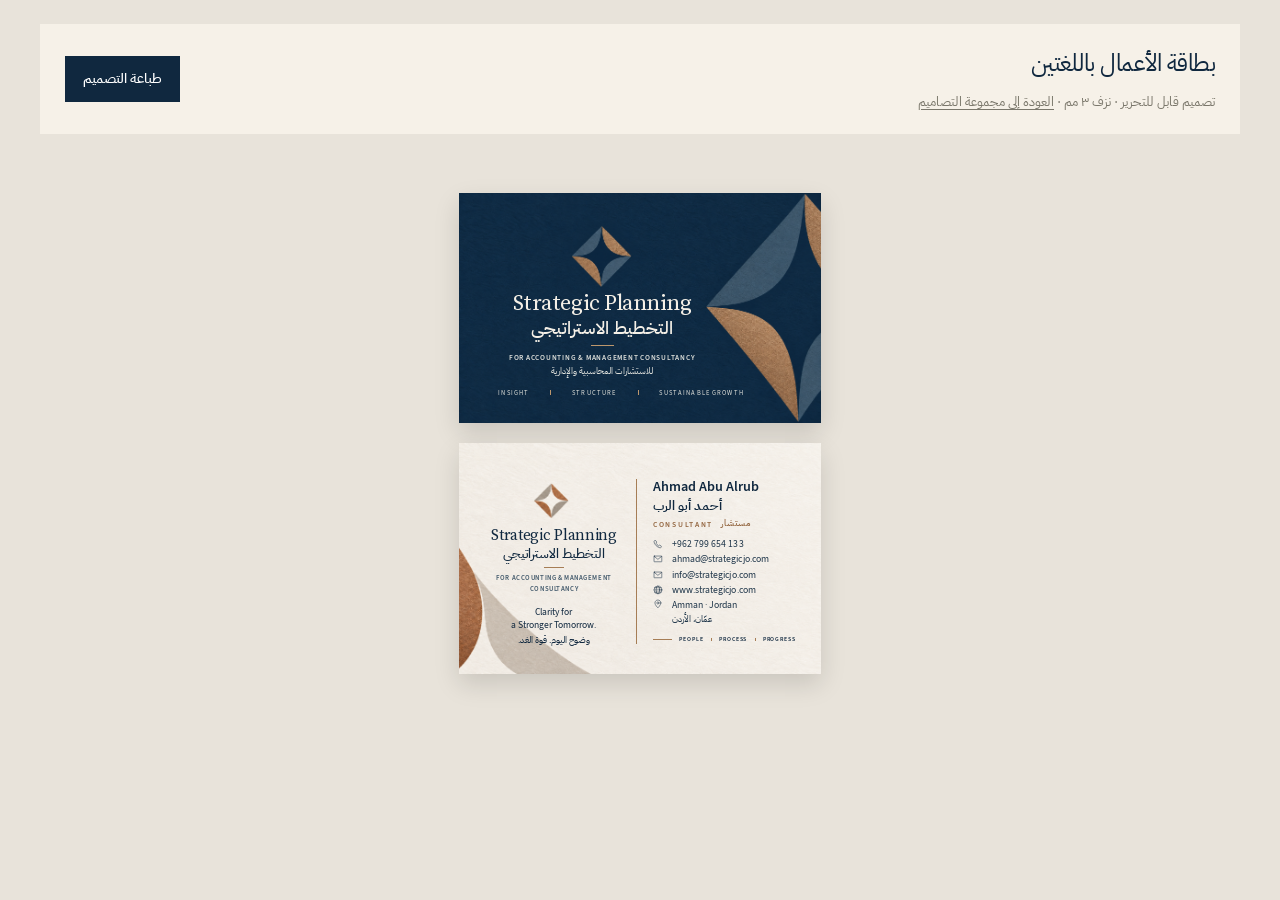
<file: business-card.html>
<!doctype html><html lang="ar"><head><meta charset="utf-8"><meta name="viewport" content="width=device-width,initial-scale=1"><meta name="color-scheme" content="light"><title>بطاقة الأعمال باللغتين · التخطيط الاستراتيجي</title><link rel="stylesheet" href="artwork.css"><link rel="stylesheet" href="preview.css?v=final26"><link rel="stylesheet" href="card-refinement.css"><link rel="stylesheet" href="typography.css"><link rel="stylesheet" href="navy-refinement.css"><link rel="stylesheet" href="brochure-refinement.css?v=final26"><link rel="stylesheet" href="bilingual-refinement.css?v=final26"><style>@page{size:96mm 61mm;margin:0}</style></head><body><header class="print-toolbar screen-only" lang="ar" dir="rtl"><div><h1>بطاقة الأعمال باللغتين</h1><p>تصميم قابل للتحرير · نزف ٣ مم · <a href="index.html">العودة إلى مجموعة التصاميم</a></p></div><button onclick="window.print()" lang="ar">طباعة التصميم</button></header><main class="print-pages"><article class="sheet card-sheet card-front" aria-label="Business card brand face"><img class="card-material-art" src="assets/card-front-material-navy-v8.png" alt=""><div class="trim card-trim">
      <svg class="ornament front-edge" viewBox="0 0 100 100" preserveAspectRatio="none" aria-hidden="true"><defs><linearGradient id="card-copper-ornament-front-edge" x1="0" y1="0" x2="1" y2="1" gradientUnits="objectBoundingBox"><stop offset="0" stop-color="#82512e"/><stop offset=".44" stop-color="#b98454"/><stop offset=".72" stop-color="#9e653d"/><stop offset="1" stop-color="#bd8b5e"/></linearGradient></defs><path class="card-stone" fill="#aaa297" d="M50 0 0 50C34 49 49 34 50 0Z"/><path class="card-metal" fill="url(#card-copper-ornament-front-edge)" d="M50 0 100 50C66 49 51 34 50 0Z"/><path class="card-stone" fill="#aaa297" d="M100 50 50 100C51 66 66 51 100 50Z"/><path class="card-metal" fill="url(#card-copper-ornament-front-edge)" d="M50 100 0 50C34 51 49 66 50 100Z"/></svg>
      <div class="card-front-lockup"><svg class="mark " viewBox="0 0 100 100" preserveAspectRatio="none" aria-hidden="true"><defs><linearGradient id="card-copper-mark-" x1="0" y1="0" x2="1" y2="1" gradientUnits="objectBoundingBox"><stop offset="0" stop-color="#82512e"/><stop offset=".44" stop-color="#b98454"/><stop offset=".72" stop-color="#9e653d"/><stop offset="1" stop-color="#bd8b5e"/></linearGradient></defs><path class="card-stone" fill="#aaa297" d="M50 0 0 50C34 49 49 34 50 0Z"/><path class="card-metal" fill="url(#card-copper-mark-)" d="M50 0 100 50C66 49 51 34 50 0Z"/><path class="card-stone" fill="#aaa297" d="M100 50 50 100C51 66 66 51 100 50Z"/><path class="card-metal" fill="url(#card-copper-mark-)" d="M50 100 0 50C34 51 49 66 50 100Z"/></svg><h1>Strategic Planning</h1><h2 lang="ar" dir="rtl">التخطيط الاستراتيجي</h2><i class="rule"></i><p class="card-descriptor">FOR ACCOUNTING &amp; MANAGEMENT CONSULTANCY</p><p class="card-descriptor-ar" lang="ar" dir="rtl">للاستشارات المحاسبية والإدارية</p></div>
      <p class="card-front-footer"><span>INSIGHT</span><i></i><span>STRUCTURE</span><i></i><span>SUSTAINABLE GROWTH</span></p>
      </div><div class="guides" aria-hidden="true"><i class="trim-guide"></i><i class="safe-guide"></i></div></article><article class="sheet card-sheet card-back" aria-label="Business card contact face"><img class="card-material-art" src="assets/card-back-material-art-v4-final.png" alt=""><div class="trim card-trim">
      <svg class="ornament back-edge" viewBox="0 0 100 100" preserveAspectRatio="none" aria-hidden="true"><defs><linearGradient id="card-copper-ornament-back-edge" x1="0" y1="0" x2="1" y2="1" gradientUnits="objectBoundingBox"><stop offset="0" stop-color="#82512e"/><stop offset=".44" stop-color="#b98454"/><stop offset=".72" stop-color="#9e653d"/><stop offset="1" stop-color="#bd8b5e"/></linearGradient></defs><path class="card-metal" fill="url(#card-copper-ornament-back-edge)" d="M50 0 0 50C34 49 49 34 50 0Z"/><path class="card-stone" fill="#aaa297" d="M50 0 100 50C66 49 51 34 50 0Z"/><path class="card-metal" fill="url(#card-copper-ornament-back-edge)" d="M100 50 50 100C51 66 66 51 100 50Z"/><path class="card-stone" fill="#aaa297" d="M50 100 0 50C34 51 49 66 50 100Z"/></svg>
      <section class="card-back-brand"><svg class="mark " viewBox="0 0 100 100" preserveAspectRatio="none" aria-hidden="true"><defs><linearGradient id="card-copper-mark-" x1="0" y1="0" x2="1" y2="1" gradientUnits="objectBoundingBox"><stop offset="0" stop-color="#82512e"/><stop offset=".44" stop-color="#b98454"/><stop offset=".72" stop-color="#9e653d"/><stop offset="1" stop-color="#bd8b5e"/></linearGradient></defs><path class="card-stone" fill="#aaa297" d="M50 0 0 50C34 49 49 34 50 0Z"/><path class="card-metal" fill="url(#card-copper-mark-)" d="M50 0 100 50C66 49 51 34 50 0Z"/><path class="card-stone" fill="#aaa297" d="M100 50 50 100C51 66 66 51 100 50Z"/><path class="card-metal" fill="url(#card-copper-mark-)" d="M50 100 0 50C34 51 49 66 50 100Z"/></svg><h2>Strategic Planning</h2><h3 lang="ar" dir="rtl">التخطيط الاستراتيجي</h3><i class="rule"></i><p class="back-brand-descriptor">FOR ACCOUNTING &amp; MANAGEMENT<br>CONSULTANCY</p><p class="back-tagline">Clarity for<br>a Stronger Tomorrow.</p><p class="back-tagline-ar" lang="ar" dir="rtl">وضوح اليوم. قوة الغد.</p></section>
      <section class="card-person"><h1>Ahmad Abu Alrub</h1><h2 lang="ar" dir="rtl">أحمد أبو الرب</h2><p class="card-role">CONSULTANT <span lang="ar" dir="rtl">مستشار</span></p><div class="contacts"><div class="contact-row"><svg class="contact-icon" viewBox="0 0 24 24" fill="none" stroke="currentColor" stroke-width="1.25" stroke-linecap="round" stroke-linejoin="round" aria-hidden="true"><path d="m6.2 3.5 3.1 4-2.1 2.6a15.6 15.6 0 0 0 6.7 6.7l2.6-2.1 4 3.1-1.2 3c-.3.7-1.1 1.1-1.8.9C9.6 19.8 4.2 14.4 2.3 6.5c-.2-.7.2-1.5.9-1.8z"/></svg><a dir="ltr" href="tel:+962799654133">+962 799 654 133</a></div><div class="contact-row"><svg class="contact-icon" viewBox="0 0 24 24" fill="none" stroke="currentColor" stroke-width="1.25" stroke-linecap="round" stroke-linejoin="round" aria-hidden="true"><rect x="2.5" y="5" width="19" height="14" rx=".8"/><path d="m3 6 9 7 9-7"/></svg><a dir="ltr" href="mailto:ahmad@strategicjo.com">ahmad@strategicjo.com</a></div><div class="contact-row"><svg class="contact-icon" viewBox="0 0 24 24" fill="none" stroke="currentColor" stroke-width="1.25" stroke-linecap="round" stroke-linejoin="round" aria-hidden="true"><rect x="2.5" y="5" width="19" height="14" rx=".8"/><path d="m3 6 9 7 9-7"/></svg><a dir="ltr" href="mailto:info@strategicjo.com">info@strategicjo.com</a></div><div class="contact-row"><svg class="contact-icon" viewBox="0 0 24 24" fill="none" stroke="currentColor" stroke-width="1.25" stroke-linecap="round" stroke-linejoin="round" aria-hidden="true"><circle cx="12" cy="12" r="9.5"/><ellipse cx="12" cy="12" rx="4.3" ry="9.5"/><path d="M2.5 12h19M4.1 6.7h15.8M4.1 17.3h15.8"/></svg><a dir="ltr" href="https://www.strategicjo.com">www.strategicjo.com</a></div><div class="contact-row location"><svg class="contact-icon" viewBox="0 0 24 24" fill="none" stroke="currentColor" stroke-width="1.25" stroke-linecap="round" stroke-linejoin="round" aria-hidden="true"><path d="M19.3 9.7C19.3 5.5 16 2.5 12 2.5s-7.3 3-7.3 7.2c0 5.1 7.3 12 7.3 12s7.3-6.9 7.3-12Z"/><circle cx="12" cy="9.7" r="2.7"/></svg><div><p>Amman · Jordan</p><p class="card-location-ar" lang="ar" dir="rtl">عمّان، الأردن</p></div></div></div><p class="card-back-footer"><i></i><span>PEOPLE</span><b></b><span>PROCESS</span><b></b><span>PROGRESS</span></p></section>
      </div><div class="guides" aria-hidden="true"><i class="trim-guide"></i><i class="safe-guide"></i></div></article></main><script></script></body></html>
</file>
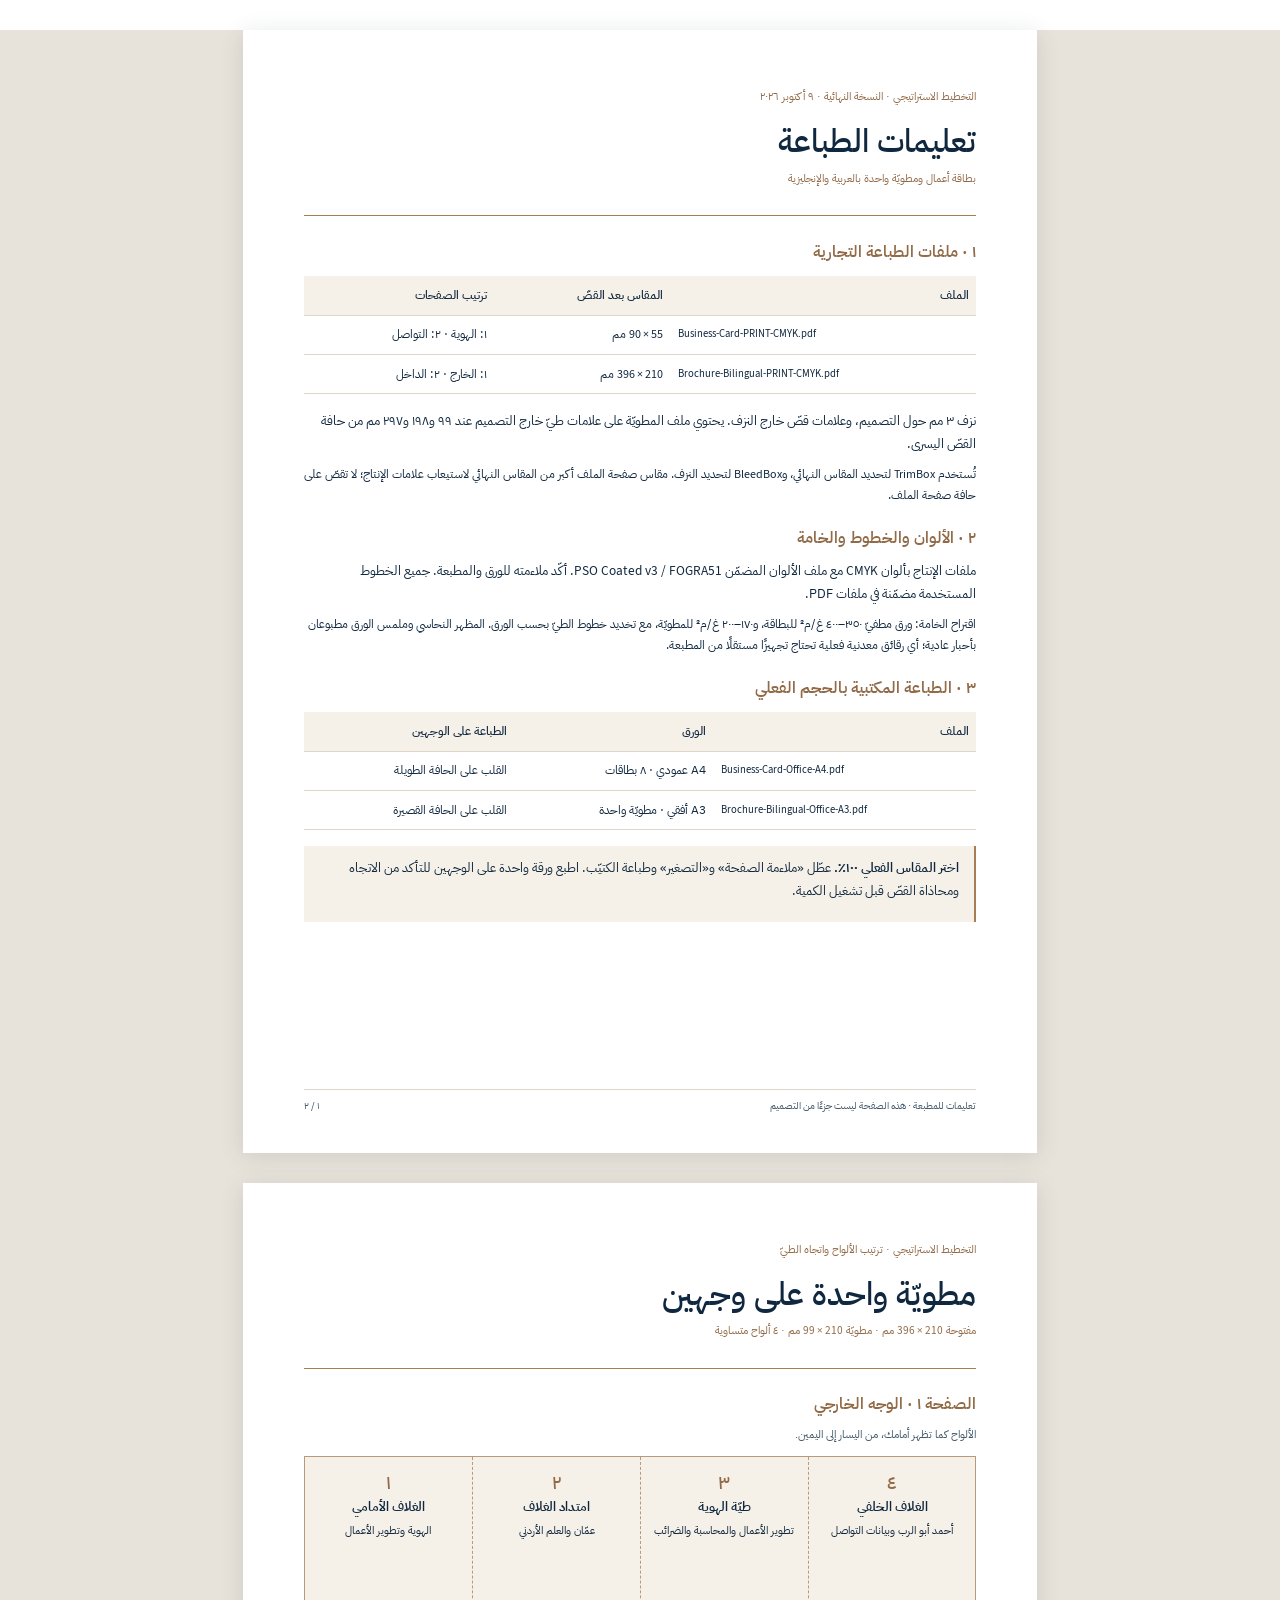
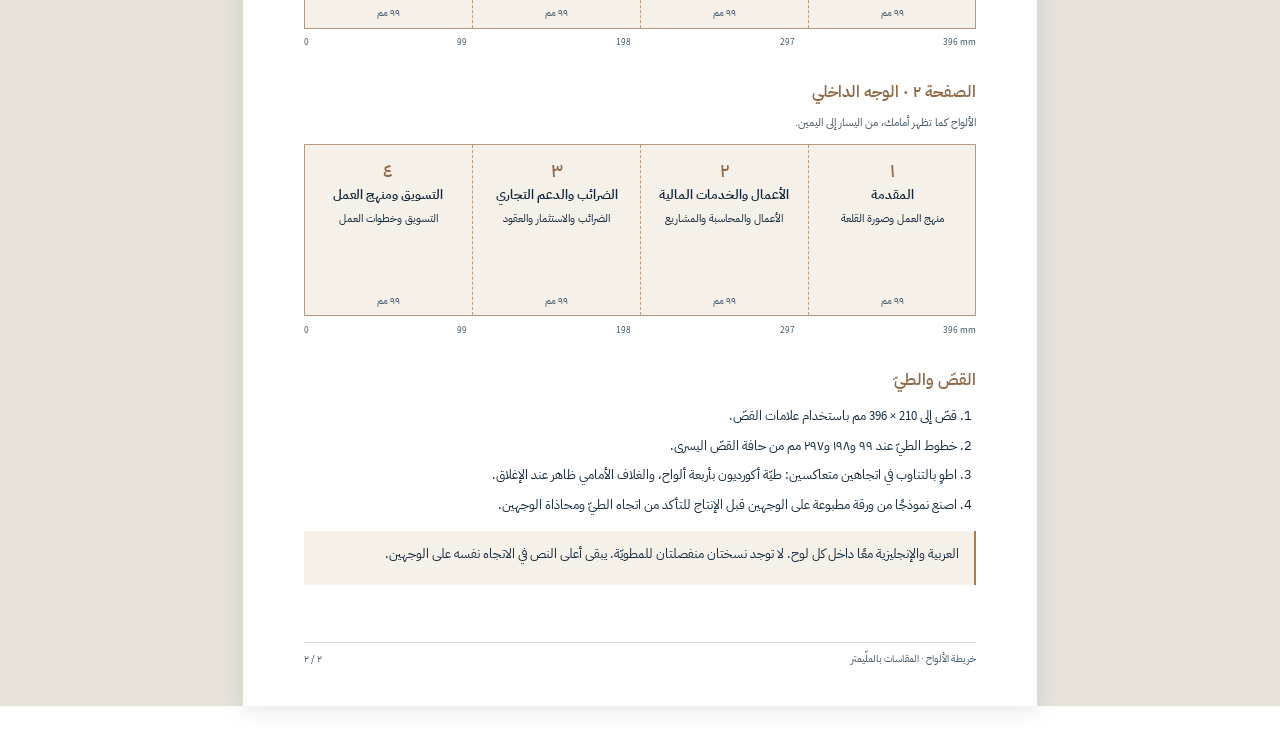
<file: print-specifications.html>
<!doctype html><html lang="ar" dir="rtl"><head><meta charset="utf-8"><meta name="viewport" content="width=device-width,initial-scale=1"><title>تعليمات الطباعة والطيّ · التخطيط الاستراتيجي</title><link rel="stylesheet" href="artwork.css"><link rel="stylesheet" href="typography.css"><style>
@page{size:210mm 297mm;margin:0}
html,body{background:#fff;color:#10283f}
body{font:400 10pt/1.75 var(--ar);print-color-adjust:exact;-webkit-print-color-adjust:exact}
.spec-page{position:relative;width:210mm;height:297mm;padding:15mm 16mm 20mm;box-sizing:border-box;overflow:hidden;break-after:page}
.spec-page:last-child{break-after:auto}
header{border-bottom:.3mm solid #a67d55;padding-bottom:5mm;margin-bottom:6mm}
header>p{font-size:8.5pt;color:#916a47}
h1{font:500 24pt/1.7 var(--ar)}
h2{font:600 12pt/1.65 var(--ar);margin:5mm 0 2mm;color:#916a47}
h3{font:600 10pt/1.6 var(--ar)}
p{margin:0 0 2mm}
bdi,code,[dir=ltr]{font-family:var(--sans)}
table{border-collapse:collapse;width:100%;font-size:9pt;margin:3mm 0 4mm}
th,td{text-align:right;padding:2.3mm 2mm;border-bottom:.2mm solid #ded6cb;vertical-align:top}
th{background:#f6f1e8;font-weight:500}
td>code{font-size:8pt;display:block;direction:ltr;text-align:left;white-space:nowrap}
.note{background:#f6f1e8;border-right:.6mm solid #a67d55;padding:3mm 4mm;margin-top:4mm}
.compact{font-size:9pt;line-height:1.75}
footer{position:absolute;bottom:10mm;left:16mm;right:16mm;border-top:.2mm solid #ded6cb;padding-top:2mm;display:flex;justify-content:space-between;font-size:7.5pt;color:#42596b}
.fold-map{margin:6mm 0 8mm}
.map-note{font-size:8.5pt;color:#42596b}
.panel-diagram{display:grid;grid-template-columns:repeat(4,1fr);border:.2mm solid #b79a7d;margin-top:3mm}
.panel-cell{height:45mm;padding:3mm 2.5mm;background:#f6f1e8;position:relative;text-align:center;border-left:.2mm dashed #b79a7d;font-family:var(--ar)}
.panel-cell:first-child{border-left:0}
.panel-cell>span{display:block;color:#916a47;font:500 14pt/1.5 var(--ar)}
.panel-cell>p{font-size:8.2pt;line-height:1.6;margin-top:1mm}
.panel-cell>small{position:absolute;bottom:2mm;left:0;right:0;font:400 7.5pt/1.4 var(--ar);color:#42596b}
.dimensions{display:flex;justify-content:space-between;font:400 7pt/1.4 var(--sans);color:#42596b;margin-top:2mm}
.steps{padding-right:5mm;margin:3mm 0;font-size:9.5pt}
.steps>li{margin-bottom:2mm}
@media screen{body{background:#e8e3da}.spec-page{background:#fff;margin:8mm auto;box-shadow:0 1mm 6mm #10283f20}}
</style></head><body>
<article class="spec-page"><header><p>التخطيط الاستراتيجي · النسخة النهائية · ٩ أكتوبر ٢٠٢٦</p><h1>تعليمات الطباعة</h1><p>بطاقة أعمال ومطويّة واحدة بالعربية والإنجليزية</p></header>
<h2>١ · ملفات الطباعة التجارية</h2>
<table><thead><tr><th>الملف</th><th>المقاس بعد القصّ</th><th>ترتيب الصفحات</th></tr></thead><tbody>
<tr><td><code>Business-Card-PRINT-CMYK.pdf</code></td><td><bdi>90 × 55</bdi> مم</td><td>١: الهوية · ٢: التواصل</td></tr>
<tr><td><code>Brochure-Bilingual-PRINT-CMYK.pdf</code></td><td><bdi>396 × 210</bdi> مم</td><td>١: الخارج · ٢: الداخل</td></tr></tbody></table>
<p>نزف ٣ مم حول التصميم، وعلامات قصّ خارج النزف. يحتوي ملف المطويّة على علامات طيّ خارج التصميم عند ٩٩ و١٩٨ و٢٩٧ مم من حافة القصّ اليسرى.</p>
<p class="compact">تُستخدم <bdi>TrimBox</bdi> لتحديد المقاس النهائي، و<bdi>BleedBox</bdi> لتحديد النزف. مقاس صفحة الملف أكبر من المقاس النهائي لاستيعاب علامات الإنتاج؛ لا تقصّ على حافة صفحة الملف.</p>
<h2>٢ · الألوان والخطوط والخامة</h2>
<p>ملفات الإنتاج بألوان <bdi>CMYK</bdi> مع ملف الألوان المضمّن <bdi>PSO Coated v3 / FOGRA51</bdi>. أكّد ملاءمته للورق والمطبعة. جميع الخطوط المستخدمة مضمّنة في ملفات PDF.</p>
<p class="compact">اقتراح الخامة: ورق مطفيّ ٣٥٠–٤٠٠ غ/م² للبطاقة، و١٧٠–٢٠٠ غ/م² للمطويّة، مع تخديد خطوط الطيّ بحسب الورق. المظهر النحاسي وملمس الورق مطبوعان بأحبار عادية؛ أي رقائق معدنية فعلية تحتاج تجهيزًا مستقلًا من المطبعة.</p>
<h2>٣ · الطباعة المكتبية بالحجم الفعلي</h2>
<table><thead><tr><th>الملف</th><th>الورق</th><th>الطباعة على الوجهين</th></tr></thead><tbody>
<tr><td><code>Business-Card-Office-A4.pdf</code></td><td>A4 عمودي · ٨ بطاقات</td><td>القلب على الحافة الطويلة</td></tr>
<tr><td><code>Brochure-Bilingual-Office-A3.pdf</code></td><td>A3 أفقي · مطويّة واحدة</td><td>القلب على الحافة القصيرة</td></tr></tbody></table>
<div class="note"><p><strong>اختر المقاس الفعلي ١٠٠٪.</strong> عطّل «ملاءمة الصفحة» و«التصغير» وطباعة الكتيّب. اطبع ورقة واحدة على الوجهين للتأكد من الاتجاه ومحاذاة القصّ قبل تشغيل الكمية.</p></div>
<footer><span>تعليمات للمطبعة · هذه الصفحة ليست جزءًا من التصميم</span><span>١ / ٢</span></footer></article>
<article class="spec-page"><header><p>التخطيط الاستراتيجي · ترتيب الألواح واتجاه الطيّ</p><h1>مطويّة واحدة على وجهين</h1><p>مفتوحة <bdi>396 × 210</bdi> مم · مطويّة <bdi>99 × 210</bdi> مم · ٤ ألواح متساوية</p></header>
<section class="fold-map"><h2>الصفحة ١ · الوجه الخارجي</h2><p class="map-note">الألواح كما تظهر أمامك، من اليسار إلى اليمين.</p><div class="panel-diagram" dir="ltr"><div class="panel-cell" dir="rtl"><span>١</span><h3>الغلاف الأمامي</h3><p>الهوية وتطوير الأعمال</p><small>٩٩ مم</small></div><div class="panel-cell" dir="rtl"><span>٢</span><h3>امتداد الغلاف</h3><p>عمّان والعلم الأردني</p><small>٩٩ مم</small></div><div class="panel-cell" dir="rtl"><span>٣</span><h3>طيّة الهوية</h3><p>تطوير الأعمال والمحاسبة والضرائب</p><small>٩٩ مم</small></div><div class="panel-cell" dir="rtl"><span>٤</span><h3>الغلاف الخلفي</h3><p>أحمد أبو الرب وبيانات التواصل</p><small>٩٩ مم</small></div></div><div class="dimensions" dir="ltr"><span>0</span><span>99</span><span>198</span><span>297</span><span>396 mm</span></div></section><section class="fold-map"><h2>الصفحة ٢ · الوجه الداخلي</h2><p class="map-note">الألواح كما تظهر أمامك، من اليسار إلى اليمين.</p><div class="panel-diagram" dir="ltr"><div class="panel-cell" dir="rtl"><span>٤</span><h3>التسويق ومنهج العمل</h3><p>التسويق وخطوات العمل</p><small>٩٩ مم</small></div><div class="panel-cell" dir="rtl"><span>٣</span><h3>الضرائب والدعم التجاري</h3><p>الضرائب والاستثمار والعقود</p><small>٩٩ مم</small></div><div class="panel-cell" dir="rtl"><span>٢</span><h3>الأعمال والخدمات المالية</h3><p>الأعمال والمحاسبة والمشاريع</p><small>٩٩ مم</small></div><div class="panel-cell" dir="rtl"><span>١</span><h3>المقدمة</h3><p>منهج العمل وصورة القلعة</p><small>٩٩ مم</small></div></div><div class="dimensions" dir="ltr"><span>0</span><span>99</span><span>198</span><span>297</span><span>396 mm</span></div></section>
<h2>القصّ والطيّ</h2>
<ol class="steps"><li>قصّ إلى <bdi>396 × 210</bdi> مم باستخدام علامات القصّ.</li><li>خطوط الطيّ عند ٩٩ و١٩٨ و٢٩٧ مم من حافة القصّ اليسرى.</li><li>اطوِ بالتناوب في اتجاهين متعاكسين: طيّة أكورديون بأربعة ألواح، والغلاف الأمامي ظاهر عند الإغلاق.</li><li>اصنع نموذجًا من ورقة مطبوعة على الوجهين قبل الإنتاج للتأكد من اتجاه الطيّ ومحاذاة الوجهين.</li></ol>
<div class="note"><p>العربية والإنجليزية معًا داخل كل لوح. لا توجد نسختان منفصلتان للمطويّة. يبقى أعلى النص في الاتجاه نفسه على الوجهين.</p></div>
<footer><span>خريطة الألواح · المقاسات بالملّيمتر</span><span>٢ / ٢</span></footer></article></body></html>
</file>
<file: artwork.css>
@font-face{font-family:EB Garamond;src:url('assets/eb-garamond-400-normal.ttf');font-weight:400;font-style:normal;font-display:block}
@font-face{font-family:EB Garamond;src:url('assets/eb-garamond-500-normal.ttf');font-weight:500;font-style:normal;font-display:block}
@font-face{font-family:EB Garamond;src:url('assets/eb-garamond-600-normal.ttf');font-weight:600;font-style:normal;font-display:block}
@font-face{font-family:EB Garamond;src:url('assets/eb-garamond-400-italic.ttf');font-weight:400;font-style:italic;font-display:block}
@font-face{font-family:Noto Naskh Arabic;src:url('assets/noto-naskh-arabic-400-normal.ttf');font-weight:400;font-display:block}
@font-face{font-family:Noto Naskh Arabic;src:url('assets/noto-naskh-arabic-500-normal.ttf');font-weight:500;font-display:block}
@font-face{font-family:Noto Naskh Arabic;src:url('assets/noto-naskh-arabic-600-normal.ttf');font-weight:600;font-display:block}
@font-face{font-family:Noto Naskh Arabic;src:url('assets/noto-naskh-arabic-700-normal.ttf');font-weight:700;font-display:block}
@font-face{font-family:Manrope;src:url('assets/manrope-400.ttf');font-weight:400;font-display:block}
@font-face{font-family:Manrope;src:url('assets/manrope-600.ttf');font-weight:600;font-display:block}
:root{--ivory:#f6f1e8;--ink:#222622;--navy:#17354d;--bronze:#a7734e;--bronze-light:#b18d6d;--grey:#b3ab9d;--serif:'EB Garamond',Georgia,serif;--ar:'Noto Naskh Arabic',serif;--sans:Manrope,Arial,sans-serif}
*{box-sizing:border-box}body,html{margin:0}body{background:#e8e3da;color:var(--ink);font-family:var(--serif)}p,h1,h2,h3,h4{margin:0}svg,img{display:block}a{color:inherit;text-decoration:none}button{font:inherit}button:focus-visible,a:focus-visible,input:focus-visible{outline:2px solid var(--bronze);outline-offset:4px}button,a,input{-webkit-tap-highlight-color:transparent}[lang=ar]{font-family:var(--ar);letter-spacing:0!important}svg.mark{flex:none}.rule{display:block;height:.25mm;width:13mm;background:var(--bronze);flex:none}.full-rule{display:block;height:.2mm;width:100%;background:#b8997b}
.sheet{position:relative;isolation:isolate;overflow:hidden;background:var(--ivory);flex:none;print-color-adjust:exact;-webkit-print-color-adjust:exact}.trim{position:absolute;inset:3mm}.card-sheet{width:96mm;height:61mm}.card-front-lockup{position:absolute;top:4mm;left:0;width:73mm;display:flex;align-items:center;flex-direction:column}.card-front-lockup>.mark{width:13.8mm;height:13.8mm}.card-front-lockup>h1{font-family:var(--serif);font-size:24pt;line-height:1.02;font-weight:400;letter-spacing:-.3mm;margin-top:1.5mm;white-space:nowrap}.card-front-lockup>h2{font-size:13pt;font-weight:500;line-height:1.6;margin-top:.4mm}.card-front-lockup>.rule{margin-top:.5mm;margin-bottom:2mm;width:8mm}.card-descriptor{font-family:var(--sans);font-size:6.1pt;letter-spacing:.24mm;white-space:nowrap;line-height:1.5}.card-descriptor-ar{font-size:8pt;line-height:1.5;margin-top:.7mm}.card-front-footer{position:absolute;left:6mm;right:6mm;bottom:3.5mm;font-family:var(--sans);font-size:5.35pt;letter-spacing:.4mm;white-space:nowrap;text-align:center}.card-front-footer b{font-size:6pt;font-weight:400;color:var(--bronze);padding:0 2mm}.ornament{position:absolute;z-index:-1}.front-edge{width:100mm;height:100mm;right:-80mm;top:-23mm}.back-edge{width:93mm;height:93mm;left:-53mm;bottom:-64mm;opacity:.55}.card-back-brand{position:absolute;top:5mm;left:4mm;width:37.5mm;text-align:center;display:flex;flex-direction:column;align-items:center}.card-back-brand>.mark{width:11.5mm;height:11.5mm}.card-back-brand>h2{font-size:14.5pt;line-height:1.1;font-weight:400;letter-spacing:-.1mm;margin-top:1.5mm;white-space:nowrap}.card-back-brand>h3{font-size:10.5pt;line-height:1.6;font-weight:500;margin-top:.4mm;white-space:nowrap}.card-back-brand>.rule{width:7mm;margin:1mm 0 1.6mm}.back-brand-descriptor{font:400 4.7pt/1.6 var(--sans);letter-spacing:.35mm}.back-tagline{font:italic 400 9pt/1.05 var(--serif);color:var(--bronze);margin-top:.8mm}.back-tagline-ar{font-size:7.7pt;line-height:1.5;color:var(--bronze);margin-top:1mm}.card-person{position:absolute;top:5mm;bottom:4.5mm;left:45mm;right:4.5mm;padding-left:4mm;border-left:.2mm solid var(--bronze);text-align:left}.card-person>h1{font-size:13.5pt;font-weight:500;line-height:1.4;text-align:left}.card-person>h2{font:400 12.6pt/1.1 var(--serif);margin-top:.3mm;white-space:nowrap}.card-role{font:400 5.3pt/1.5 var(--sans);letter-spacing:.7mm;color:var(--bronze);display:flex;align-items:center;gap:2mm;margin-top:1mm}.card-role span{font-size:7pt;line-height:1.2}.contacts{display:flex;flex-direction:column;gap:2mm}.contact-row{font-size:10pt;line-height:1.25;font-variant-numeric:tabular-nums}.card-person>.contacts{margin-top:3mm;gap:1.6mm}.card-person .contact-row{font:400 7.2pt/1.3 var(--sans);white-space:nowrap;letter-spacing:.03mm}.card-person .location{font:400 7.2pt/1.3 var(--serif);margin-top:.2mm}.card-location-ar{font-size:7.5pt;line-height:1.4;text-align:left;margin-top:.7mm}
.brochure-sheet{width:402mm;height:216mm}.brochure-trim{display:grid;grid-template-columns:repeat(4,99mm)}.panel{position:relative;height:210mm;min-width:0;padding:8mm 7mm 7mm;isolation:isolate}.lang-ar .panel{direction:rtl;font-family:var(--ar)}.wordmark{display:flex;align-items:center;flex-direction:column;text-align:center;position:relative;z-index:1}.wordmark>.mark{width:23mm;height:23mm}.brand-name{color:var(--navy);font-size:19pt;font-weight:500;line-height:1.1;margin-top:3.5mm;letter-spacing:.3mm}.brand-descriptor{font:400 5.9pt/1.65 var(--sans);letter-spacing:.45mm;margin-top:2mm;max-width:75mm}.secondary-brand{font:400 7pt/1.2 var(--serif);letter-spacing:.45mm;margin-top:2mm}.lang-ar .brand-name{font-size:21pt;font-weight:600;line-height:1.4;letter-spacing:0;margin-top:2mm}.lang-ar .brand-descriptor{font:400 10pt/1.4 var(--ar);margin-top:0;letter-spacing:0}.lang-ar .secondary-brand{font-family:var(--serif)}
.founder-title{font-size:23pt;font-weight:500;color:var(--bronze);line-height:1}.founder-name{font-size:15pt;font-weight:500;color:var(--navy);line-height:1.2;margin-top:1.5mm}.founder-portrait-row{display:grid;grid-template-columns:40mm 1fr;gap:5mm;margin-top:5mm;align-items:start}.portrait{width:40mm;height:59mm;object-fit:cover;object-position:50% 12%;border:.2mm solid #cbb8a2}.founder-quote{font-size:12.5pt;font-style:italic;line-height:1.18;color:var(--navy);padding-top:1mm}.founder-quote>span{display:block;font-size:12pt;line-height:1.1;font-style:italic;margin-top:5mm;white-space:nowrap;letter-spacing:-.1mm}.founder-bio{font-size:10.4pt;line-height:1.22;margin-top:4mm}.founder-panel>.full-rule{margin-top:5mm}.contact-heading{font-size:16pt;line-height:1.1;font-weight:400;color:var(--bronze);margin:5mm 0 4mm}.founder-panel .contacts{gap:2mm}.founder-panel .contact-row{font-size:10.5pt;line-height:1.25}.founder-footer{position:absolute;bottom:7mm;left:7mm;right:7mm;text-align:center;color:var(--bronze);font:400 5.5pt/1.2 var(--sans);letter-spacing:.6mm}.lang-ar .founder-title{font-size:24pt;line-height:1.3;font-weight:600}.lang-ar .founder-name{font-size:16pt;line-height:1.3;font-weight:600;margin-top:.5mm}.lang-ar .founder-portrait-row{margin-top:3mm;gap:4mm}.lang-ar .founder-quote{font-size:13pt;line-height:1.5;font-style:normal}.lang-ar .founder-quote>span{font-family:var(--serif);text-align:left;margin-top:2.5mm}.lang-ar .founder-bio{font-size:11.3pt;line-height:1.6;margin-top:4mm}.lang-ar .contact-heading{font-size:17pt;line-height:1.4;margin-top:4mm;margin-bottom:3mm}.lang-ar .contact-row{font-family:var(--serif);direction:ltr;text-align:right;font-size:11pt}.lang-ar .contact-row.location{font-family:var(--ar);font-size:11pt;direction:rtl}.lang-ar .founder-footer{font-family:var(--ar);font-size:8pt}
.back-panel{padding-top:19mm;text-align:center}.back-panel>.wordmark>.mark{width:29mm;height:29mm}.back-panel .brand-name{font-size:20pt;letter-spacing:.2mm;white-space:nowrap}.back-panel .brand-descriptor{max-width:75mm;line-height:1.8}.back-panel>.rule{margin:10mm auto 0}.ideas{font-size:21pt;line-height:1.12;color:var(--bronze);margin-top:7mm}.back-panel>.second-rule{margin-top:9mm;width:10mm}.back-panel-pattern{width:155mm;height:155mm;left:-28mm;bottom:-52mm;opacity:.29}.back-panel-bottom{position:absolute;bottom:11mm;left:7mm;right:7mm;font-size:11pt;line-height:1.4;color:var(--navy)}.lang-ar .back-panel .brand-name{font-size:22pt;white-space:normal}.lang-ar .ideas{font-size:23pt;line-height:1.55;margin-top:5mm}.lang-ar .back-panel-bottom>p{font-size:12pt}.lang-ar .back-panel-bottom>a{font-family:var(--serif);font-size:11pt}
.panorama{position:absolute;left:201mm;right:0;top:0;bottom:0;overflow:hidden;z-index:-2}.lang-ar .panorama{left:0;right:201mm}.panorama>img{height:100%;width:100%;object-fit:cover;object-position:48% 50%}.panorama-warmth{position:absolute;inset:0;background:#bc8c5930}.story-panel{padding-top:12mm}.story-kicker{font:400 6.5pt/2 var(--sans);letter-spacing:1.1mm;color:var(--navy);text-align:right}.jordan-flag{position:absolute;top:62mm;right:12mm;width:27mm;height:45mm}.story-bottom{position:absolute;bottom:9mm;left:7mm;right:7mm;background:#f6f1e8d9;padding:7mm 5mm 6mm}.story-bottom>h2{font-size:19pt;line-height:1.05;font-weight:400;color:var(--navy)}.story-bottom>.rule{margin-top:4mm;width:10mm}.lang-ar .story-kicker{font:400 12pt/1.6 var(--ar);text-align:left}.lang-ar .story-bottom>h2{font-size:20pt;line-height:1.5}.lang-ar .jordan-flag{right:auto;left:12mm}.cover-panel{padding:10mm 7mm 7mm}.cover-ivory{position:absolute;top:-3mm;left:0;right:-3mm;width:102mm;height:137mm;z-index:-1}.lang-ar .cover-ivory{left:-3mm;right:0;transform:scaleX(-1)}.cover-panel .wordmark>.mark{width:17mm;height:17mm}.cover-panel .brand-name{font-size:17pt;line-height:1;letter-spacing:0;margin-top:2mm;white-space:nowrap}.cover-panel .brand-descriptor{font-size:5.2pt;letter-spacing:.32mm;line-height:1.6;margin-top:1.6mm}.cover-copy{margin-top:10mm;color:var(--ink)}.cover-copy>h1{font-size:25pt;line-height:.98;font-weight:400;letter-spacing:-.18mm}.cover-copy>p{font-size:11.2pt;line-height:1.18;margin-top:5mm;color:var(--navy)}.cover-copy>.rule{margin-top:5mm;width:12mm}.cover-bottom{position:absolute;bottom:10mm;left:7mm;right:7mm;color:white;text-shadow:0 1px 2px #0005;padding:5mm;background:#17354dcc}.cover-bottom>p{font:400 6.5pt/1.7 var(--sans);letter-spacing:1.1mm}.lang-ar .cover-panel .brand-name{font-size:20pt;line-height:1.35;white-space:normal;margin-top:1.5mm}.lang-ar .cover-panel .brand-descriptor{font-size:9pt;line-height:1.4;letter-spacing:0;margin-top:0}.lang-ar .cover-panel .secondary-brand{font-size:6.8pt;margin-top:1.3mm}.lang-ar .cover-copy{margin-top:9mm}.lang-ar .cover-copy>h1{font-size:26pt;font-weight:500;line-height:1.35;letter-spacing:0}.lang-ar .cover-copy>p{font-size:13pt;line-height:1.6;margin-top:4mm}.lang-ar .cover-copy>.rule{margin-top:4mm}.lang-ar .cover-bottom>p{font:400 13pt/1.5 var(--ar)}
.inside .panel+.panel{border-left:.2mm solid #d7cdbf}.eyebrow{font:400 6.5pt/1.8 var(--sans);letter-spacing:.9mm;color:var(--navy)}.intro-panel>h2{font-size:28pt;line-height:.98;font-weight:400;margin-top:5mm}.intro-panel>.rule{margin-top:5mm;width:11mm}.intro-copy{margin-top:5mm}.intro-copy>p{font-size:11.1pt;line-height:1.2;position:relative;z-index:2}.intro-copy>p+p{margin-top:3mm}.citadel-photo{position:absolute;bottom:-3mm;left:-3mm;right:0;height:93mm;overflow:hidden;z-index:-1}.citadel-photo>img{height:100%;width:100%;object-fit:cover;object-position:44% 54%}.photo-caption{position:absolute;right:5mm;bottom:10mm;left:5mm;text-align:right;color:#fff;font:400 6pt/1.9 var(--sans);letter-spacing:1mm;text-shadow:0 1px 2px #0007}.photo-credit{position:absolute;bottom:2.8mm;left:4mm;right:4mm;color:#fff;font:400 4.5pt/1.2 var(--sans);text-align:left;text-shadow:0 1px 2px #0007;white-space:nowrap}.lang-ar .eyebrow{font:500 11.5pt/1.5 var(--ar)}.lang-ar .intro-panel>h2{font:500 29pt/1.3 var(--ar);margin-top:4mm}.lang-ar .intro-panel>.rule{margin-top:3mm}.lang-ar .intro-copy{margin-top:4mm}.lang-ar .intro-copy>p{font-size:12pt;line-height:1.6}.lang-ar .intro-copy>p+p{margin-top:3mm}.lang-ar .citadel-photo{left:0;right:-3mm;height:84mm}.lang-ar .photo-caption{font:400 13pt/1.4 var(--ar);text-align:left}
.services-panel-header{text-align:center;padding-bottom:4mm;border-bottom:.2mm solid #b8997b}.services-panel-header>h2{font-size:22pt;line-height:1;font-weight:400;color:var(--bronze)}.services-panel-header>p{font:400 5.2pt/1.5 var(--sans);letter-spacing:.5mm;margin-top:2mm;color:var(--navy);white-space:nowrap}.service-list{display:flex;flex-direction:column;gap:9mm;margin-top:6mm}.service-heading{display:flex;gap:2.5mm;align-items:center;color:var(--navy)}.service-medallion{width:13mm;height:13mm;object-fit:contain;flex:none}.service-heading>h3{font-size:14pt;line-height:1.1;font-weight:600}.service>ul{margin:1mm 0 0 15.5mm;padding:0 0 0 2.2mm;list-style-type:disc;font-size:10.6pt;line-height:1.28}.service li+li{margin-top:.65mm}.service li::marker{color:var(--bronze);font-size:7pt}.service-panel-footer{position:absolute;bottom:7mm;left:7mm;right:7mm;padding-top:3mm;border-top:.2mm solid #b8997b;text-align:center;font:400 5.3pt/1.4 var(--sans);letter-spacing:.55mm;color:var(--navy);white-space:nowrap}.lang-ar .services-panel-header>h2{font:500 23pt/1.3 var(--ar)}.lang-ar .services-panel-header>p{font:400 10pt/1.4 var(--ar);letter-spacing:0;margin-top:.5mm}.lang-ar .services-panel-header{padding-bottom:2mm}.lang-ar .service-list{gap:6mm;margin-top:4mm}.lang-ar .service-heading{gap:2.5mm}.lang-ar .service-heading>h3{font:600 14pt/1.4 var(--ar)}.lang-ar .service>ul{margin:1mm 15.5mm 0 0;padding:0 2.2mm 0 0;font:400 11.5pt/1.6 var(--ar)}.lang-ar .service li+li{margin-top:0}.lang-ar .service-panel-footer{font:400 8.4pt/1.4 var(--ar);white-space:normal}
.marketing-panel>.service{margin-top:1mm}.marketing-panel>.service .service-medallion{width:12mm;height:12mm}.marketing-quote{text-align:center;margin-top:6mm;color:var(--bronze)}.marketing-quote>.rule{margin:0 auto;width:15mm}.marketing-quote>p{font-size:17pt;font-style:italic;line-height:1.08;margin:5mm 4mm}.work-heading{font-size:15.5pt;line-height:1.1;font-weight:500;color:var(--navy);margin-top:7mm}.work-grid{display:grid;grid-template-columns:1fr 1fr;gap:5mm 4mm;margin-top:4mm}.work-step{position:relative;padding-left:7mm}.step-number{position:absolute;left:0;top:0;color:var(--bronze);font-size:12pt;line-height:1}.work-step>h4{font-size:11.5pt;font-weight:500;line-height:1.1;color:var(--navy)}.work-step>p{font-size:9.3pt;line-height:1.2;margin-top:1mm}.marketing-brand{position:absolute;left:0;right:-3mm;bottom:-3mm;height:43mm;background:var(--navy);clip-path:polygon(0 15%,100% 0,100% 100%,0 100%);color:var(--ivory);display:flex;align-items:center;justify-content:space-between;padding:8mm 8mm 5mm;gap:4mm}.marketing-brand .wordmark{flex:none;max-width:52mm}.marketing-brand .wordmark>.mark{width:10mm;height:10mm}.marketing-brand .brand-name{color:var(--ivory);font-size:11.5pt;line-height:1;margin-top:2mm;letter-spacing:0;white-space:nowrap}.marketing-brand>p{font:400 4.7pt/1.8 var(--sans);letter-spacing:.65mm;text-align:right}.lang-ar .marketing-quote{margin-top:5mm}.lang-ar .marketing-quote>p{font:400 18pt/1.5 var(--ar);margin:4mm 3mm}.lang-ar .work-heading{font:500 17pt/1.3 var(--ar);margin-top:6mm}.lang-ar .work-grid{margin-top:3mm;gap:4mm}.lang-ar .work-step{padding-left:0;padding-right:7mm}.lang-ar .step-number{left:auto;right:0;font-family:var(--serif)}.lang-ar .work-step>h4{font:600 12.2pt/1.4 var(--ar)}.lang-ar .work-step>p{font:400 10.5pt/1.5 var(--ar);margin-top:.5mm}.lang-ar .marketing-brand{left:-3mm;right:0;clip-path:polygon(0 0,100% 15%,100% 100%,0 100%)}.lang-ar .marketing-brand .brand-name{font:500 13.2pt/1.3 var(--ar);margin-top:1.5mm}.lang-ar .marketing-brand .secondary-brand{font:400 6pt/1.1 var(--serif);margin-top:0}.lang-ar .marketing-brand>p{font:400 9pt/1.5 var(--ar);text-align:left}.marketing-brand .mark path:nth-child(2),.marketing-brand .mark path:nth-child(4){fill:#f4eee4}
.guides{display:none;position:absolute;inset:0;z-index:100;pointer-events:none}.show-guides .guides{display:block}.trim-guide{position:absolute;inset:3mm;border:.15mm solid #df3d6c}.safe-guide{position:absolute;inset:7mm;border:.15mm dashed #1a9c99}.brochure-sheet .safe-guide{inset:8mm}.fold{position:absolute;top:3mm;bottom:3mm;border-left:.15mm dashed #1a9c99}
@media print{html,body{background:white!important;margin:0!important;padding:0!important}.screen-only,.guides{display:none!important}.print-pages{padding:0!important;overflow:visible!important;display:block!important}.print-pages>.sheet{margin:0!important;box-shadow:none!important;break-after:page;page-break-after:always}.print-pages>.sheet:last-child{break-after:auto;page-break-after:auto}.sheet{-webkit-print-color-adjust:exact;print-color-adjust:exact}}
</file>
<file: preview.css>
.collection{max-width:1700px;margin:auto;padding:32px 5vw 30px}.collection-header{display:flex;align-items:center;justify-content:space-between;gap:30px;padding-bottom:26px;border-bottom:1px solid #cfc3b3}.collection-brand{display:flex;align-items:center;gap:17px}.collection-brand>.mark{width:48px;height:48px}.collection-brand strong{display:block;font:400 30px/1.1 var(--serif);letter-spacing:-.2px}.collection-brand span{display:block;font:400 17px/1.5 var(--ar);color:var(--bronze);margin-top:2px;text-align:left}.collection-meta{text-align:right}.collection-meta>span{font:400 9px/1.2 var(--sans);letter-spacing:2.5px;color:#7c715f}.collection-meta>p{font:italic 400 19px/1 var(--serif);color:var(--bronze);margin-top:12px}.collection-nav{display:flex;justify-content:space-between;align-items:center;border-bottom:1px solid #cfc3b3;gap:20px}.section-links{display:flex;gap:28px}.section-links>a{background:none;border:0;border-bottom:2px solid transparent;padding:18px 0 15px;font:400 11px/1.3 var(--sans);color:#81796a;cursor:pointer}.section-links>a[aria-current=location]{border-bottom-color:var(--bronze);color:#253c47}.guide-toggle{display:flex;align-items:center;gap:9px;font:400 10px/1.3 var(--sans);color:#706d64;white-space:nowrap;cursor:pointer}.guide-toggle>input{width:14px;height:14px;accent-color:var(--bronze);margin:0}.view{padding-top:28px}.view[hidden]{display:none!important}.view-heading{display:flex;align-items:flex-end;justify-content:space-between;gap:24px;margin-bottom:26px}.view-heading :is(h1,h2){font:400 35px/1.05 var(--serif)}.view-heading p{font:400 10px/1.6 var(--sans);color:#817868;margin-top:10px}.download{font:400 10px/1.4 var(--sans);border-bottom:1px solid #a87c56;padding-bottom:7px;display:flex;align-items:center;gap:25px;white-space:nowrap}.download>span{font-size:18px;color:var(--bronze)}.proof{min-width:0}.proof-label{display:flex;justify-content:space-between;align-items:center;color:#8e7a61;font:400 8px/1.4 var(--sans);letter-spacing:1.7px;margin-bottom:12px}.proof-label>span:last-child{font:400 13px/1.4 var(--ar);letter-spacing:0}.scaled{position:relative;width:100%;filter:drop-shadow(0 10px 16px #31271a24)}.scaled>.sheet{position:absolute;left:0;top:0;transform-origin:top left}.card-grid{display:grid;grid-template-columns:1fr 1fr;gap:40px}.card-grid .scaled{border-radius:2px;overflow:hidden}.caption{font:400 10px/1.7 var(--sans);margin-top:22px;color:#847a6a;max-width:900px}.panel-labels{display:grid;grid-template-columns:repeat(4,1fr);margin:14px .75% 40px;text-align:center;font:400 8px/1.4 var(--sans);color:#887d6b}.arabic-labels{font:400 13px/1.4 var(--ar)}.file-grid{display:grid;grid-template-columns:repeat(3,1fr);gap:24px}.file-grid>article{padding:28px 30px;background:#f4eee4;border-top:2px solid var(--bronze)}.file-number{font:400 32px/1 var(--serif);color:var(--bronze)}.file-grid h2{font:400 27px/1 var(--serif);margin-top:15px}.file-grid p{font:400 12px/1.9 var(--sans);color:#6c726c;margin-top:18px}.file-grid a{display:block;font:400 10px/1.5 var(--sans);color:var(--navy);margin-top:16px;text-decoration:underline;text-underline-offset:4px}.production-note{padding:25px 0;max-width:1000px}.production-note>p{font:400 11px/1.8 var(--sans);color:#726d61;margin-top:12px}.production-note strong{font-weight:600;color:var(--navy)}.collection-footer{display:flex;justify-content:space-between;gap:24px;border-top:1px solid #cfc3b3;padding-top:20px;margin-top:20px;color:#8d806c;font:400 8px/1.6 var(--sans);letter-spacing:1px}.collection-footer>[lang=ar]{font:400 13px/1.3 var(--ar);letter-spacing:0}.print-toolbar{display:flex;align-items:center;justify-content:space-between;max-width:1200px;margin:24px auto;padding:20px 25px;background:var(--ivory);gap:24px}.print-toolbar h1{font:400 29px/1.1 var(--serif)}.print-toolbar p{font:400 11px/1.6 var(--sans);color:#7a776b;margin-top:8px}.print-toolbar a{text-decoration:underline;text-underline-offset:3px}.print-toolbar button{background:var(--navy);border:0;color:white;padding:12px 18px;font:400 11px var(--sans);cursor:pointer}.print-pages{padding:15px 20px 30px;overflow-x:auto}.print-pages>.sheet{margin:20px auto;box-shadow:0 10px 24px #0002}
@media(max-width:850px){.collection{padding:24px 25px}.collection-brand strong{font-size:25px}.collection-brand span{font-size:16px}.section-links{gap:20px}.card-grid{gap:20px}.collection-nav{flex-wrap:wrap;gap:0}.guide-toggle{margin-bottom:14px}.view-heading :is(h1,h2){font-size:30px}.file-grid{grid-template-columns:1fr}.collection-meta>p{font-size:16px}.collection-meta>span{font-size:7px}.view-heading{align-items:flex-start}.view-heading p{max-width:400px}}
@media(max-width:600px){.collection{padding:20px 17px}.collection-header{gap:15px;padding-bottom:18px}.collection-brand{gap:11px}.collection-brand>.mark{width:38px;height:38px}.collection-brand strong{font-size:24px}.collection-brand span{font-size:15px}.collection-meta{display:none}.section-links{width:100%;gap:0;justify-content:space-between}.section-links>a{font-size:8.8px;padding:17px 0 13px}.guide-toggle{font-size:9px;margin-top:12px}.view{padding-top:24px}.view-heading{display:block;margin-bottom:24px}.view-heading :is(h1,h2){font-size:31px}.view-heading p{font-size:9px}.download{display:inline-flex;margin-top:17px;font-size:9px;gap:22px}.card-grid{grid-template-columns:1fr;gap:28px}.proof-label{font-size:7px;letter-spacing:1px}.panel-labels{font-size:6px;gap:5px;margin-bottom:28px}.arabic-labels{font-size:9px}.caption{font-size:9px}.collection-footer{display:block;font-size:7px}.collection-footer>span{display:block}.collection-footer>[lang=ar]{margin-top:8px;font-size:12px}.print-toolbar{display:block;margin:15px}.print-toolbar button{margin-top:15px}}

.review-status{display:block;font:400 11px/1.5 var(--sans);color:var(--navy-muted);white-space:nowrap;padding-bottom:7px}
@media(max-width:600px){.review-status{margin-top:14px;font-size:10px;white-space:normal}}

/* Clear navigation and download controls; approved print artwork is unchanged. */
.navigation-hint{display:flex;justify-content:space-between;gap:20px;margin:24px 0 12px;font:400 14px/1.5 var(--sans);color:var(--navy-muted)}
.navigation-hint>[lang=ar]{font:400 14px/1.5 var(--ar);letter-spacing:0}
.collection-nav{position:sticky;top:12px;z-index:50;display:flex;flex-wrap:wrap;gap:12px;padding:10px;background:#f8f5ef;border:1px solid #c6bba9;border-radius:12px;box-shadow:0 4px 16px #10283f0d}
.collection-nav .section-links{display:grid;grid-template-columns:repeat(4,minmax(0,1fr));width:100%;gap:8px}
.collection-nav .section-links>a{min-height:70px;padding:12px 15px;display:flex;flex-direction:column;justify-content:center;align-items:center;gap:4px;border:1px solid #c8c0b2;border-radius:8px;background:#fffdf9;color:var(--navy);font:600 15px/1.25 var(--sans);cursor:pointer}
.collection-nav .section-links>a:hover{background:#ece5da;border-color:#9b8265}
.collection-nav .section-links>a[aria-current=location]{background:var(--navy);color:#fffaf1;border-color:var(--navy);box-shadow:0 3px 8px #10283f24}
.tab-title[lang=ar]{font:500 17px/1.25 var(--ar)}
.tab-caption{font:400 11px/1.3 var(--sans);letter-spacing:.5px;color:#526373}
.tab-caption[lang=ar]{font:400 13px/1.3 var(--ar);letter-spacing:0}
.section-links>a[aria-current=location]>.tab-caption{color:#dfd8ca}
.collection-nav .guide-toggle{font:400 12px/1.4 var(--sans);margin:0 4px 0 auto;color:#42596b}
.collection-nav .guide-toggle>input{width:18px;height:18px}
.view{scroll-margin-top:140px}
.view-heading{align-items:center;gap:24px;margin-bottom:28px}
.view-heading p{font-size:14px;line-height:1.6;max-width:650px;color:#526373}
.view-heading>.download{flex:none;max-width:440px}
.download,.file-grid a{min-height:50px;display:inline-flex;align-items:center;justify-content:center;gap:12px;padding:15px 20px;border:1px solid var(--navy);border-radius:8px;background:var(--navy);color:#fffaf1;font:600 15px/1.3 var(--sans);text-decoration:none;text-align:left;white-space:normal;box-shadow:0 3px 8px #10283f14;transition:background .15s,border-color .15s,box-shadow .15s}
.download:hover{background:#214663;border-color:#214663;box-shadow:0 5px 14px #10283f25}
.download>.download-icon{width:24px;height:24px;flex:none;color:inherit}
.download>.download-copy{display:flex;flex-direction:column;gap:4px;color:inherit;font-size:inherit}
.download-copy>strong{font:600 15px/1.35 var(--sans);color:inherit}
.download-copy>small{font:400 11px/1.4 var(--sans);color:#e0e7ec;letter-spacing:0}
.download[lang=ar] .download-copy>strong{font:500 17px/1.5 var(--ar)}
.download[lang=ar] .download-copy>small{font:400 12px/1.5 var(--ar)}
.download-secondary{background:#fffdf9;color:var(--navy);box-shadow:none}
.download-secondary .download-copy>small{color:#526373}
.download-secondary:hover{background:#e5edf2;border-color:#214663;box-shadow:none}
.file-grid>article{padding:26px;background:#f8f5ef;border:1px solid #c8c0b2;border-top:3px solid var(--bronze);border-radius:10px}
.file-grid h2{font-size:26px;line-height:1.2}
.file-grid p{font-size:14px;line-height:1.7;min-height:48px;color:#526373}
.file-grid a{width:100%;display:flex;justify-content:flex-start;min-height:50px;margin-top:12px;padding:13px 16px;background:#fffdf9;color:var(--navy);border-color:#aebbc5;font-size:14px;box-shadow:none}
.file-grid a:hover{background:#e5edf2;border-color:var(--navy)}
.file-grid a[lang=ar]{font:500 15px/1.5 var(--ar)}
.source-package{display:flex;justify-content:space-between;align-items:center;gap:24px;padding:26px;margin-top:24px;border:1px solid #c8c0b2;border-radius:10px;background:#ede8df}
.source-package h2{font:600 20px/1.3 var(--sans);color:var(--navy)}
.source-package p{font:400 14px/1.6 var(--sans);color:#526373;margin-top:7px}
.source-package>.download{flex:none}
.production-note>p{font-size:13px;line-height:1.7}
.section-links>a:focus-visible,.download:focus-visible,.file-grid a:focus-visible{outline:3px solid #315f80;outline-offset:3px}
@media(max-width:1100px){.view-heading{align-items:flex-start;flex-wrap:wrap}.view-heading>.download{max-width:none}.file-grid{gap:16px}.file-grid>article{padding:22px}}
@media(max-width:850px){.navigation-hint{flex-direction:column;gap:4px}.file-grid p{min-height:0}.source-package{flex-wrap:wrap}}
@media(max-width:600px){.navigation-hint{font-size:13px;margin-top:20px}.navigation-hint>[lang=ar]{font-size:13px}.collection-nav{top:0;padding:8px;gap:10px;border-radius:10px}.collection-nav .section-links{grid-template-columns:repeat(2,minmax(0,1fr));gap:7px}.collection-nav .section-links>a{min-height:64px;padding:10px 8px;font-size:14px}.tab-title[lang=ar]{font-size:16px}.tab-caption{font-size:10px}.tab-caption[lang=ar]{font-size:12px}.collection-nav .guide-toggle{font-size:11px;margin:0 2px 0 auto}.view-heading{display:flex;flex-direction:column;gap:18px;margin-bottom:24px}.view-heading p{font-size:13px;margin-top:10px}.download{width:100%;margin:0;min-height:58px;padding:15px 16px;justify-content:flex-start}.download-copy>strong{font-size:15px}.download-copy>small{font-size:11px}.view-heading>.download{max-width:100%}.source-package{padding:22px;gap:18px}.source-package>.download{width:100%}.view{scroll-margin-top:190px}}
@media(prefers-reduced-motion:reduce){.collection-nav .section-links>a,.download,.file-grid a{transition:none}}

/* The file guide leads; the personal note stays visually secondary. */
.collection-meta.welcome-meta{text-align:right}
.collection-meta.welcome-meta>span{font:500 13px/1.5 var(--ar);letter-spacing:0;color:var(--navy-muted)}
.collection-meta.welcome-meta>p{font:400 16px/1.6 var(--ar);letter-spacing:0;margin-top:5px;color:var(--bronze)}
.personal-welcome{display:grid;grid-template-columns:minmax(0,1.55fr) minmax(300px,1fr);direction:ltr;margin-top:28px;border:1px solid #c8c0b2;border-radius:14px;overflow:hidden;box-shadow:0 8px 26px #10283f08;text-align:right;background:#ede8df}
.welcome-guide,.welcome-letter{direction:rtl;min-width:0}
.welcome-guide{background:#fffdf9;padding:32px 38px 30px;border-top:3px solid var(--copper);display:flex;flex-direction:column}
.welcome-guide>.welcome-eyebrow{font:500 13px/1.6 var(--ar);color:#846342;margin:0 0 8px}
.welcome-guide>h1{font:500 30px/1.6 var(--ar);color:var(--navy);margin:0}
.welcome-purpose{font:400 16px/1.85 var(--ar);color:#42596b;margin-top:10px;max-width:720px}
.welcome-steps{list-style:none;display:grid;gap:18px;margin:24px 0 26px;padding:0}
.welcome-steps>li{display:flex;gap:14px;align-items:flex-start}
.welcome-step-number{display:flex;align-items:center;justify-content:center;flex:none;width:31px;height:31px;border:1px solid #cbb598;border-radius:50%;font:500 15px/1 var(--ar);color:#846342;margin-top:1px}
.welcome-steps h3{font:500 16px/1.6 var(--ar);color:var(--navy);margin-bottom:3px}
.welcome-steps p{font:400 14px/1.85 var(--ar);color:#526373;max-width:660px}
.welcome-actions{display:flex;flex-wrap:wrap;gap:10px;margin-top:auto}
.welcome-action{display:inline-flex;justify-content:center;align-items:center;min-height:48px;padding:11px 20px;border:1px solid #aebbc5;border-radius:7px;font:500 15px/1.5 var(--ar);color:var(--navy);background:#fffdf9;text-decoration:none}
.welcome-action:hover{background:#e5edf2;border-color:var(--navy)}
.welcome-action-primary{background:var(--navy);color:#fffaf1;border-color:var(--navy)}
.welcome-action-primary:hover{background:#214663;border-color:#214663}
.welcome-action:focus-visible{outline:3px solid #315f80;outline-offset:3px}
.welcome-letter{padding:34px 30px 28px;background:#ede8df;border-left:1px solid #d5ccbd;color:#526373}
.welcome-letter>h2{font:600 16px/1.5 var(--sans);color:#526373;text-align:right;margin:0 0 18px;letter-spacing:0}
.welcome-letter>p{font:400 15px/1.95 var(--ar);color:#526373;margin-top:16px}
.welcome-letter>.welcome-closing{margin-top:20px;color:#42596b}
.collection-nav{scroll-margin-top:12px}
@media(max-width:1100px){.personal-welcome{grid-template-columns:minmax(0,1.5fr) minmax(280px,1fr)}.welcome-guide{padding:28px 30px}.welcome-guide>h1{font-size:28px}.welcome-letter{padding:30px 25px}}
@media(max-width:950px){.personal-welcome{grid-template-columns:1fr}.welcome-guide{padding:28px 30px}.welcome-letter{padding:25px 30px;border-left:0;border-top:1px solid #d5ccbd}.welcome-steps{grid-template-columns:repeat(3,minmax(0,1fr));gap:22px}.welcome-steps>li{display:block}.welcome-step-number{margin-bottom:10px}.welcome-actions{flex-direction:row}}
@media(max-width:600px){.personal-welcome{margin-top:20px;border-radius:10px}.welcome-guide{padding:25px 23px}.welcome-guide>h1{font-size:25px}.welcome-guide>.welcome-eyebrow{font-size:12px}.welcome-purpose{font-size:15px}.welcome-steps{grid-template-columns:1fr;gap:18px;margin-top:22px}.welcome-steps>li{display:flex}.welcome-step-number{margin-bottom:0}.welcome-actions{flex-direction:column;gap:10px}.welcome-action{min-height:50px}.welcome-letter{padding:24px 23px}.welcome-letter>h2{font-size:15px;margin-bottom:15px}.welcome-letter>p{font-size:14px;line-height:1.95}.collection-nav{scroll-margin-top:0}}

/* Continuous previews with anchor navigation and a visible current section. */
.section-links>a{text-decoration:none;text-align:center}
.view{margin-top:42px;padding-top:38px;border-top:1px solid #cfc3b3;scroll-margin-top:var(--section-offset,150px)}
.collection-nav+.view{margin-top:0;padding-top:28px;border-top:0}
.view-heading>div{min-width:0}
.view-heading h2{color:var(--navy);letter-spacing:-.5px}
.view-heading h2[lang=ar]{font:500 35px/1.6 var(--ar);letter-spacing:0}
.caption{font-size:13px;line-height:1.7;color:#526373}
@media(max-width:600px){.view{margin-top:28px;padding-top:28px}.view-heading h2[lang=ar]{font-size:28px}.caption{font-size:12px}}

/* Arabic browsing experience, separate from the language of the print artwork. */
.collection-header{direction:rtl}
.collection-brand{text-align:right}
.collection-brand strong[lang=ar]{font:500 26px/1.5 var(--ar);letter-spacing:0}
.collection-brand span[lang=en]{font:400 17px/1.4 var(--serif);text-align:right;color:#526373}
.welcome-letter>h2[lang=ar]{font:500 16px/1.6 var(--ar)}
.navigation-hint[lang=ar]{font:400 14px/1.7 var(--ar);justify-content:flex-start}
.collection-nav .tab-title{font:500 17px/1.4 var(--ar)}
.collection-nav .tab-caption{font:400 12px/1.5 var(--ar);letter-spacing:0}
.collection-nav .guide-toggle{font:400 12px/1.6 var(--ar);margin:0 auto 0 4px}
.view-heading{direction:rtl;text-align:right}
.view-heading p[lang=ar]{font:400 14px/1.8 var(--ar)}
.proof-label{direction:rtl;text-align:right;gap:16px;align-items:center;margin:0 0 14px;letter-spacing:0;color:var(--navy)}
.proof-label h3{font:500 18px/1.6 var(--ar)}
.proof-label p{font:400 13px/1.7 var(--ar);color:#526373;margin-top:2px}
.caption[lang=ar]{font:400 13px/1.8 var(--ar);text-align:right;max-width:none}
.brochure-reading-note{font:400 14px/1.9 var(--ar);color:#42596b;background:#f6f2eb;border:1px solid #cec4b6;border-radius:8px;padding:15px 20px;margin-bottom:26px}
.brochure-view .scaled::after{content:"";position:absolute;inset:0;pointer-events:none;background:linear-gradient(90deg,transparent 24.7%,#10283f13 24.95%,#fff7 25.05%,transparent 25.3%,transparent 49.7%,#10283f13 49.95%,#fff7 50.05%,transparent 50.3%,transparent 74.7%,#10283f13 74.95%,#fff7 75.05%,transparent 75.3%)}
.review-status{font:500 14px/1.8 var(--ar);text-align:right;color:#846342;white-space:normal;border:1px solid #cbb598;border-radius:8px;padding:11px 18px;background:#f6f0e6}
.review-status small{font:400 12px/1.7 var(--ar);color:#526373}
.panel-map{margin:14px 0 35px;padding:12px 0 0;border-top:1px solid #cfc3b3}
.panel-map>p{font:400 12px/1.7 var(--ar);text-align:right;color:#526373}
.panel-map .panel-labels{direction:ltr;margin:10px 0 0;gap:8px;color:var(--navy);font:400 13px/1.7 var(--ar)}
.panel-map .panel-labels>span{padding:10px 6px;background:#f7f3ec;border:1px solid #cec4b6;border-radius:5px}
.zoom-preview{flex:none;min-height:44px;border:1px solid #aebbc5;border-radius:7px;background:#f8f5ef;color:var(--navy);padding:9px 16px;font:500 13px/1.5 var(--ar);cursor:pointer}
.zoom-preview:hover{background:#fffdf9;border-color:var(--navy)}
.file-grid h2,.source-package h2{font:500 23px/1.6 var(--ar)}
.file-grid p,.source-package p{font:400 14px/1.9 var(--ar)}
.file-grid a{font:500 14px/1.7 var(--ar);text-align:right}
.file-grid .file-state{font:500 12px/1.8 var(--ar);color:#846342;min-height:0;margin-top:10px}
.production-note>p{font:400 13px/1.9 var(--ar);text-align:right}
.collection-footer{font:400 12px/1.8 var(--ar);letter-spacing:0}
.print-toolbar h1{font:500 24px/1.6 var(--ar);letter-spacing:0}
.print-toolbar p{font:400 13px/1.8 var(--ar)}
.print-toolbar button{font:500 14px/1.6 var(--ar)}
.artwork-dialog{width:calc(100vw - 40px);max-width:1640px;max-height:calc(100dvh - 40px);padding:0;background:#e8e3da;border:1px solid #b7aa95;border-radius:12px;color:var(--navy);box-shadow:0 16px 60px #0004}
.artwork-dialog::backdrop{background:#10283fcc}
.artwork-dialog>header{display:flex;align-items:center;justify-content:space-between;gap:20px;padding:18px 24px;background:#fffdf9;border-bottom:1px solid #cfc3b3}
.artwork-dialog>header h2{font:500 20px/1.6 var(--ar)}
.artwork-dialog>header p{font:400 13px/1.7 var(--ar);color:#526373}
.artwork-dialog>header button{font:500 14px/1.5 var(--ar);padding:10px 20px;background:var(--navy);border:0;border-radius:6px;color:#fffaf1;cursor:pointer;min-height:44px}
.dialog-scroll{overflow:auto;max-height:calc(100dvh - 170px);padding:18px;overscroll-behavior:contain}
.dialog-canvas{position:relative;margin:0 auto}
.dialog-canvas>.sheet{position:absolute;left:0;top:0;transform-origin:top left;box-shadow:0 5px 22px #10283f26}
body.dialog-open{overflow:hidden}
@media(max-width:600px){.collection-brand strong[lang=ar]{font-size:20px}.collection-brand span[lang=en]{font-size:14px}.collection-nav .tab-title{font-size:15px}.collection-nav .tab-caption{font-size:11px}.collection-nav .guide-toggle{font-size:11px}.view-heading h2[lang=ar]{font-size:27px}.proof-label{align-items:flex-start;gap:10px}.proof-label h3{font-size:17px}.proof-label p{font-size:12px}.zoom-preview{font-size:12px;padding:9px 11px}.brochure-reading-note{font-size:13px;padding:13px 16px}.panel-map .panel-labels{gap:4px;font-size:10px;line-height:1.8}.panel-map .panel-labels>span{padding:8px 3px}.panel-map>p{font-size:11px}.review-status{font-size:13px;width:100%;padding:10px 14px}.artwork-dialog{width:calc(100vw - 16px);max-height:calc(100dvh - 16px)}.artwork-dialog>header{padding:13px 16px;gap:12px}.artwork-dialog>header h2{font-size:16px}.artwork-dialog>header p{font-size:12px}.artwork-dialog>header button{padding:9px 13px}.dialog-scroll{max-height:calc(100dvh - 135px);padding:12px}}

/* One brochure, three destinations. */
.collection-nav .section-links{grid-template-columns:repeat(3,minmax(0,1fr))}
@media(max-width:600px){.collection-nav .section-links>a{padding:10px 6px;min-height:72px}.collection-nav .tab-title{font-size:14px}.collection-nav .tab-caption{font-size:10.5px}}
</file>
<file: card-refinement.css>
/* Reference-led business card. Physical trim remains 90 x 55 mm. */
.card-sheet{--bronze:#a06a43;background:#f5f0e7}
.card-sheet::after{display:none}
.card-material-art{position:absolute;inset:0;width:100%;height:100%;object-fit:fill;z-index:0}
.card-sheet:not(.foil-sheet)>.card-trim{z-index:1}
.card-sheet:not(.foil-sheet) .ornament{display:none}
.card-sheet:not(.foil-sheet) .card-front-lockup>.mark,.card-sheet:not(.foil-sheet) .card-back-brand>.mark{visibility:hidden}
.card-sheet .rule{height:.18mm;background:var(--bronze)}
.card-front-lockup{top:6mm;left:2.5mm;width:65mm}
.card-front-lockup>.mark{width:16mm;height:16mm}
.card-front-lockup>h1{font-size:22pt;line-height:1.03;letter-spacing:-.28mm;margin-top:1mm}
.card-front-lockup>h2{font-size:10pt;font-weight:400;line-height:1.3;margin-top:.5mm}
.card-front-lockup>.rule{margin-top:.85mm;margin-bottom:1.8mm;width:6mm}
.card-descriptor{font-size:5.65pt;letter-spacing:.24mm;line-height:1.4}
.card-descriptor-ar{font-size:7.1pt;line-height:1.4;margin-top:.5mm}
.card-front-footer{left:7.5mm;right:auto;width:65mm;bottom:4.3mm;display:flex;align-items:center;justify-content:space-between;gap:1.5mm;font-size:5.05pt;line-height:1.5;letter-spacing:.38mm}
.card-front-footer>i{display:block;width:.13mm;height:1.4mm;background:var(--bronze);flex:none}
.front-edge{width:44mm;height:62mm;right:-17mm;top:-3.5mm}
.back-edge{width:70mm;height:90mm;left:-31.5mm;bottom:-58mm;opacity:1}
.back-edge .card-stone{fill:#c6beb0}
.card-back-brand{top:6.5mm;left:4mm;width:36.5mm}
.card-back-brand>.mark{width:11.2mm;height:11.2mm}
.card-back-brand>h2{font-size:14.2pt;line-height:1.1;font-weight:400;letter-spacing:-.13mm;margin-top:1.2mm}
.card-back-brand>h3{font-size:9.2pt;line-height:1.45;font-weight:400;margin-top:.45mm}
.card-back-brand>.rule{width:5.5mm;margin:.8mm 0 1.4mm}
.back-brand-descriptor{font-size:4.6pt;line-height:1.65;letter-spacing:.24mm;white-space:nowrap}
.back-tagline{font-size:8.8pt;line-height:1.05;margin-top:3mm;color:#915d37}
.back-tagline-ar{font-size:6.9pt;line-height:1.3;margin-top:.55mm;color:#915d37}
.card-person{top:6.5mm;bottom:5mm;left:44mm;right:3.8mm;padding-left:4.2mm;border-left:.13mm solid var(--bronze)}
.card-person>h1{font:400 13.3pt/1.05 var(--serif);letter-spacing:-.08mm;white-space:nowrap;text-align:left}
.card-person>h2{font:400 10.7pt/1.4 var(--ar);text-align:left;margin-top:.55mm;letter-spacing:0}
.card-role{font-size:5.4pt;line-height:1.4;letter-spacing:.68mm;gap:2.4mm;margin-top:1mm}
.card-role span{font:400 7.1pt/1.3 var(--ar)}
.card-person>.contacts{margin-top:2.3mm;gap:1mm}
.card-person .contact-row{display:flex;align-items:center;gap:2.4mm;font:400 7pt/1.2 var(--sans);letter-spacing:.025mm;white-space:nowrap}
.contact-icon{width:2.6mm;height:2.6mm;color:var(--bronze);flex:none}
.card-person .location{margin-top:0;font:400 7pt/1.2 var(--sans);align-items:flex-start}
.card-location-ar{font:400 6.9pt/1.4 var(--ar);text-align:left;margin-top:.35mm}
.card-back-footer{position:absolute;left:4.2mm;right:0;bottom:0;display:flex;align-items:center;justify-content:space-between;gap:.8mm;font:400 4.1pt/1.4 var(--sans);letter-spacing:.28mm;white-space:nowrap}
.card-back-footer>i{width:5mm;height:.13mm;background:var(--bronze);flex:none}
.card-back-footer>b{width:.12mm;height:1mm;background:var(--bronze);flex:none}
.card-grid{grid-template-columns:1fr;max-width:1000px;margin:0 auto;gap:34px;padding:24px 24px 35px;background:#e7e1d7;border:1px solid #eee9e0}
.card-grid .scaled{filter:drop-shadow(0 14px 11px #322a1f45);border-radius:0;overflow:hidden}
.card-grid .scaled::after{content:"";position:absolute;inset:0;border:1px solid #ffffff9c;pointer-events:none;z-index:30}
.card-grid .sheet{outline:none}
.card-grid .proof-label{color:#84735c}
.foil-sheet{background:white!important}
.foil-sheet::after{display:none!important}
.foil-sheet .card-metal{fill:#000!important}
.foil-sheet .card-stone{fill:#fff!important}
.foil-sheet .back-edge{opacity:1}
@media(max-width:600px){.card-grid{padding:16px 10px 23px;gap:26px}}
@media print{
  .card-sheet::after{display:none}
  .card-sheet .card-metal{fill:#a06a43}
  .foil-sheet .card-metal{fill:#000!important}
  .foil-sheet .card-stone{fill:#fff!important}
}
</file>
<file: typography.css>
/* Collection 11: restrained typography and balanced bilingual card names. */
@font-face{font-family:'Source Serif 4';src:url('assets/SourceSerif4-Regular.ttf') format('truetype');font-style:normal;font-weight:400;font-display:block}
@font-face{font-family:'Source Serif 4';src:url('assets/SourceSerif4-Semibold.ttf') format('truetype');font-style:normal;font-weight:600;font-display:block}
@font-face{font-family:'Source Sans 3';src:url('assets/SourceSans3-Regular.ttf') format('truetype');font-style:normal;font-weight:400;font-display:block}
@font-face{font-family:'Source Sans 3';src:url('assets/SourceSans3-Semibold.ttf') format('truetype');font-style:normal;font-weight:600;font-display:block}
@font-face{font-family:'IBM Plex Sans Arabic';src:url('assets/IBMPlexSansArabic-Regular.ttf') format('truetype');font-style:normal;font-weight:400;font-display:block}
@font-face{font-family:'IBM Plex Sans Arabic';src:url('assets/IBMPlexSansArabic-Medium.ttf') format('truetype');font-style:normal;font-weight:500;font-display:block}
@font-face{font-family:'IBM Plex Sans Arabic';src:url('assets/IBMPlexSansArabic-SemiBold.ttf') format('truetype');font-style:normal;font-weight:600;font-display:block}
:root{--serif:'Source Serif 4',Georgia,serif;--body:'Source Sans 3',Arial,sans-serif;--ar:'IBM Plex Sans Arabic',Arial,sans-serif;--sans:'Source Sans 3',Arial,sans-serif}
html{font-kerning:normal;font-synthesis:none;text-rendering:optimizeLegibility}
body{font-family:var(--body)}
h1,h2,h3,h4,.brand-name,.ideas,.story-bottom>h2,.collection-brand strong,.file-number{font-family:var(--serif);font-weight:400}
[lang=ar],.lang-ar .panel,.lang-ar h1,.lang-ar h2,.lang-ar h3,.lang-ar h4,.lang-ar .brand-name,.lang-ar .ideas{font-family:var(--ar);font-style:normal;letter-spacing:0!important}
.collection-brand strong{font-weight:400;font-size:29px;letter-spacing:-.4px}
.collection-brand span{font-size:22px;font-weight:500;line-height:1.4}
.collection-meta p{font:400 16px/1.4 var(--sans);letter-spacing:.2px}
.view-heading h1,.print-toolbar h1{font-weight:400;letter-spacing:-.5px}
.view-heading h1[lang=ar]{font-family:var(--ar);font-weight:500;line-height:1.6;letter-spacing:0}

/* Cards: serif corporate identity; sans-serif people and practical information. */
.card-front-lockup>h1{font-family:var(--serif);font-size:16.5pt;font-weight:400;line-height:1.12;letter-spacing:-.12mm;margin-top:.85mm}
.card-front-lockup>h2{font-family:var(--ar);font-size:13.2pt;font-weight:500;line-height:1.35;margin-top:.5mm}
.card-front-lockup>.mark{height:16mm}
.card-front-lockup>.rule{margin-top:1.2mm;margin-bottom:1.8mm}
.card-descriptor{font:600 5.5pt/1.45 var(--sans);letter-spacing:.2mm}
.card-descriptor-ar{font:400 7.1pt/1.45 var(--ar);margin-top:.5mm}
.card-front-footer{font:400 4.9pt/1.5 var(--sans);letter-spacing:.3mm;bottom:3.8mm}
.card-back-brand>h2{font-family:var(--serif);font-size:11.5pt;font-weight:400;line-height:1.15;letter-spacing:-.08mm;margin-top:1.25mm}
.card-back-brand>h3{font-family:var(--ar);font-size:9.8pt;font-weight:500;line-height:1.3;margin-top:.5mm}
.card-back-brand>.rule{margin-top:1mm;margin-bottom:1.6mm}
.back-brand-descriptor{font:600 5.1pt/1.6 var(--sans);letter-spacing:.15mm}
.back-tagline{font:400 7.2pt/1.3 var(--sans);letter-spacing:0;margin-top:3mm;color:#795239}
.back-tagline-ar{font:400 7.1pt/1.45 var(--ar);margin-top:.7mm;color:#795239}
.card-person>h1{font:600 10.6pt/1.18 var(--sans);letter-spacing:0}
.card-person>h2{font:600 9.8pt/1.3 var(--ar);margin-top:.45mm}
.card-role{font:600 5.7pt/1.4 var(--sans);letter-spacing:.45mm;margin-top:.7mm;gap:2mm}
.card-role span{font:500 6.9pt/1.5 var(--ar)}
.card-person>.contacts{margin-top:1.8mm;gap:.85mm}
.card-person .contact-row,.card-person .location{font:400 7.3pt/1.25 var(--sans);letter-spacing:.01mm}
.card-location-ar{font:400 6.6pt/1.5 var(--ar);margin-top:.35mm}
.card-back-footer{font:600 4.4pt/1.4 var(--sans);letter-spacing:.23mm}

/* Brochures: understated serif headings and clean, readable sans-serif text. */
.founder-title{font-size:21pt;font-weight:400;line-height:1.12}
.founder-name{font:600 12.5pt/1.3 var(--sans)}
.founder-quote{font:400 11.5pt/1.35 var(--serif)}
.founder-quote>span{font:600 9pt/1.25 var(--sans);letter-spacing:0}
.founder-bio{font:400 9.4pt/1.45 var(--body)}
.brand-name{font-weight:400;letter-spacing:0}
.back-panel .brand-name{font-size:16.5pt}
.cover-panel .brand-name{font-size:14pt}
.brand-descriptor{font:600 6pt/1.6 var(--sans);letter-spacing:.35mm}
.secondary-brand{font-family:var(--sans)}
.cover-copy>h1{font-size:21.5pt;font-weight:400;line-height:1.13;letter-spacing:-.1mm}
.cover-copy>p{font:400 9.7pt/1.45 var(--body)}
.ideas{font-size:18pt;line-height:1.3}
.story-bottom>h2{font-size:16.5pt;line-height:1.2}
.intro-panel>h2{font-size:24pt;font-weight:400;line-height:1.13}
.intro-copy>p{font:400 9.7pt/1.48 var(--body)}
.services-panel-header>h2{font-size:19pt;font-weight:400;line-height:1.15}
.services-panel-header>p{font:600 6pt/1.5 var(--sans);letter-spacing:.4mm}
.service-heading>h3{font:600 11pt/1.2 var(--sans)}
.service>ul{font:400 9.4pt/1.45 var(--body)}
.marketing-quote>p{font:400 13.5pt/1.3 var(--serif)}
.work-heading{font:600 11.8pt/1.25 var(--sans)}
.work-step>h4{font:600 10pt/1.25 var(--sans)}
.work-step>p{font:400 8.8pt/1.45 var(--body)}
.founder-panel .contact-row{font:400 10pt/1.35 var(--sans);font-variant-numeric:lining-nums tabular-nums}
.contact-heading{font:600 13pt/1.3 var(--sans)}

/* Arabic: natural joining, zero tracking, and optical balance with the Latin text. */
.lang-ar .brand-name{font-size:16.5pt;font-weight:500;line-height:1.6}
.lang-ar .brand-descriptor{font:400 8.5pt/1.7 var(--ar)}
.lang-ar .back-panel .brand-name{font-size:17.5pt}
.lang-ar .cover-panel .brand-name{font-size:16pt}
.lang-ar .cover-panel .brand-descriptor{font:400 8pt/1.65 var(--ar)}
.lang-ar .secondary-brand{font-family:var(--serif)}
.lang-ar .cover-copy{margin-top:7mm}
.lang-ar .cover-copy>h1{font:500 20.5pt/1.55 var(--ar)}
.lang-ar .cover-copy>p{font:400 10.5pt/1.75 var(--ar)}
.lang-ar .founder-title{font:500 19pt/1.6 var(--ar)}
.lang-ar .founder-name{font:500 13.5pt/1.65 var(--ar)}
.lang-ar .founder-quote{font:400 10.5pt/1.75 var(--ar)}
.lang-ar .founder-quote>span{font:600 9pt/1.3 var(--sans)}
.lang-ar .founder-bio{font:400 10pt/1.8 var(--ar)}
.lang-ar .contact-heading{font:500 13.5pt/1.6 var(--ar)}
.lang-ar .founder-panel .contact-row{font:400 10pt/1.35 var(--sans)}
.lang-ar .founder-panel .contact-row.location{font:400 10pt/1.7 var(--ar)}
.lang-ar .intro-panel>h2{font:500 22.5pt/1.55 var(--ar);margin-top:3mm}
.lang-ar .intro-copy>p{font:400 10.2pt/1.8 var(--ar)}
.lang-ar .services-panel-header>h2{font:500 18pt/1.6 var(--ar)}
.lang-ar .services-panel-header>p{font:400 8pt/1.6 var(--ar)}
.lang-ar .service-heading>h3{font:600 11.5pt/1.6 var(--ar)}
.lang-ar .service>ul{font:400 10pt/1.8 var(--ar)}
.lang-ar .marketing-quote>p{font:400 13.5pt/1.7 var(--ar)}
.lang-ar .work-heading{font:500 13.5pt/1.6 var(--ar)}
.lang-ar .work-step>h4{font:600 10.6pt/1.65 var(--ar)}
.lang-ar .work-step>p{font:400 9.3pt/1.75 var(--ar)}
.lang-ar .marketing-brand .brand-name{font-size:11.5pt;line-height:1.3}
@media(max-width:600px){.collection-brand strong{font-size:23px}.collection-brand span{font-size:17px}}

/* Supporting labels and spacing for a quieter, more spacious composition. */
.card-back-brand{top:6.5mm}
.card-person{top:6.5mm;bottom:5mm;left:44mm;padding-left:4.2mm}
.card-person .contact-row{gap:2.4mm}
.card-person .contact-icon{width:2.6mm;height:2.6mm}
.card-back-footer{left:4.2mm;gap:.8mm}
.cover-panel .brand-descriptor{font-size:5.7pt;letter-spacing:.3mm}
.eyebrow,.story-kicker{font-size:6.5pt;letter-spacing:.9mm}
.service-panel-footer,.founder-footer{font-size:5.5pt;letter-spacing:.5mm}
.cover-bottom>p{font-size:6.5pt;letter-spacing:.9mm}
.photo-caption{font-size:6pt;letter-spacing:.8mm}
.photo-credit{font-size:6pt;letter-spacing:0}
.marketing-brand{height:48mm;padding:8mm 7mm 7mm;flex-direction:column;justify-content:center;gap:2mm;text-align:center}
.marketing-brand .wordmark{max-width:75mm}
.marketing-brand .brand-name{font-size:10.5pt}
.marketing-brand>p{font-size:6pt;line-height:1.6;letter-spacing:.4mm;text-align:center}
.lang-ar .marketing-brand>p{font-size:8pt;line-height:1.5;text-align:center}
.lang-ar .marketing-brand .brand-name{font-size:11.5pt;line-height:1.3}
.lang-ar .marketing-brand .secondary-brand{font-size:6.5pt;line-height:1.2}
.lang-ar .founder-footer,.lang-ar .service-panel-footer{font-size:8pt;letter-spacing:0}
.service>ul{margin-left:15.5mm}
.lang-ar .service>ul{margin-right:15.5mm}
.lang-en .service-list{gap:8mm}

.lang-ar .ideas{font-size:20.5pt}
.lang-ar .story-bottom>h2{font-size:18pt}
.back-panel-bottom{font-size:10pt}
.lang-ar .back-panel-bottom>p{font-size:11pt}
.lang-ar .back-panel-bottom>a{font-size:10pt}
.step-number{font-size:10pt}
.lang-ar .eyebrow{font-size:10pt}
.lang-ar .story-kicker{font-size:10.5pt}
.lang-ar .photo-caption{font-size:11.5pt}
.lang-ar .cover-bottom>p{font-size:11.5pt}
</file>
<file: navy-refinement.css>
/* Approved collection 11: midnight navy, warm ivory and restrained copper. */
:root{--navy:#10283f;--ink:#21394d;--bronze:#98724f;--bronze-light:#b59673;--navy-muted:#42596b;--copper:#a67d55;--on-navy:#f5f0e7}
body{color:var(--ink)}
.collection-brand strong,.view-heading h1,.print-toolbar h1{color:var(--navy)}
.collection-brand>.mark path:nth-child(2n){fill:var(--navy)}
.collection-meta>p{color:var(--navy-muted)}
.tabs>button[aria-selected=true]{color:var(--navy);border-bottom-color:var(--navy)}
.card-grid{background:#e6e3dc;border-color:#f2efe9}
.card-grid .proof-label{color:#556677}
.card-sheet{--bronze:#a67d55;color:var(--navy)}
.card-front{background:var(--navy);color:var(--on-navy)}
.card-front-lockup>h1,.card-front-lockup>h2{color:var(--on-navy)}
.card-front .card-descriptor,.card-front .card-descriptor-ar{color:#e1e2dd}
.card-front .rule,.card-front-footer>i{background:#bd976d}
.card-front-footer{color:#dedfd9}
.card-back-brand>h2,.card-back-brand>h3,.card-person>h1,.card-person>h2{color:var(--navy)}
.card-back .back-brand-descriptor{color:var(--navy-muted)}
.card-back .back-tagline,.card-back .back-tagline-ar{color:var(--navy)}
.card-person{border-left-color:#a67d55}
.card-role{color:#92643e}
.card-person .contacts{color:#1e3549}
.card-back .contact-icon{color:var(--navy)}
.card-back-footer{color:var(--navy)}
/* The brochure's brand panel echoes the navy face of the business card. */
.back-panel{background:var(--navy);color:var(--on-navy)}
.back-panel::before{content:"";position:absolute;inset:-3mm 0;background:var(--navy);z-index:-2}
.back-panel .brand-name,.back-panel .secondary-brand{color:var(--on-navy)}
.back-panel .brand-descriptor{color:#d9dedf}
.back-panel .ideas{color:#c9ab88}
.back-panel .back-panel-bottom{color:#e7e5dc}
.back-panel>.wordmark>.mark path:nth-child(2n){fill:#f2eee6}
.back-panel>.wordmark>.mark path:nth-child(2n+1){fill:#b59673}
.back-panel .back-panel-pattern{opacity:.09;clip-path:inset(0 28mm)}
.back-panel>.rule{background:#bd976d}
.brochure-sheet .service-heading,.brochure-sheet .founder-name,.brochure-sheet .work-heading,.brochure-sheet .work-step>h4,.brochure-sheet .story-bottom>h2{color:var(--navy)}
.brochure-sheet .founder-title,.brochure-sheet .services-panel-header>h2,.brochure-sheet .contact-heading,.brochure-sheet .marketing-quote>p{color:#916a47}
.brochure-sheet .cover-bottom{background:#10283fe8}
.brochure-sheet .marketing-brand{background:var(--navy)}
.brochure-sheet .wordmark>.mark path:nth-child(2n){fill:var(--navy)}
.brochure-sheet .back-panel>.wordmark>.mark path:nth-child(2n),.brochure-sheet .marketing-brand .mark path:nth-child(2n){fill:#f2eee6}
.brochure-sheet .marketing-brand .brand-name{color:var(--on-navy)}
@media print{
 .card-front{background:var(--navy)!important;color:var(--on-navy)}
 .brochure-sheet .back-panel,.brochure-sheet .marketing-brand{background:var(--navy)!important}
}
</file>
<file: brochure-refinement.css>
/* Brochure review 20 — warm ivory, quiet copper, editorial spacing. */
.brochure-sheet{background:#f6f1e8;color:#21394d}
.brochure-sheet .panel{padding:8mm 7mm 7mm}
.brochure-sheet .brand-name{font-size:17pt;line-height:1.2;letter-spacing:-.1mm}
.brochure-sheet .brand-descriptor{font:600 5.7pt/1.7 var(--sans);letter-spacing:.35mm;max-width:77mm}
.brochure-sheet .wordmark>.mark{width:25mm;height:25mm}
.brochure-sheet .lang-ar,.lang-ar .panel{font-family:var(--ar)}
.lang-ar .brand-name{font:500 17pt/1.6 var(--ar);letter-spacing:0}
.lang-ar .brand-descriptor{font:400 8.6pt/1.7 var(--ar);letter-spacing:0}

/* One composed portrait, with the Arabic name present in both editions. */
.brochure-sheet .founder-title{font:600 7pt/1.5 var(--sans);letter-spacing:.8mm;color:#916a47}
.brochure-sheet .founder-name{font:500 19pt/1.5 var(--ar);margin-top:1mm;color:var(--navy);text-align:inherit}
.founder-name-latin{font:400 10pt/1.3 var(--serif);margin-top:.3mm;color:#526373}
.brochure-sheet .founder-portrait-row{display:block;position:relative;margin:4mm 0 0;width:85mm;height:69mm;overflow:hidden}
.brochure-sheet .portrait{width:100%;height:100%;object-fit:cover;object-position:50% 10%;border:0}
.lang-en .founder-name{text-align:left}
.founder-portrait-row figcaption{position:absolute;bottom:0;left:0;right:0;background:linear-gradient(transparent,#10283fe8);padding:7mm 3mm 3mm;color:#fff8ed;font:400 7.8pt/1.5 var(--sans)}
.lang-ar .founder-portrait-row figcaption{font:400 8.5pt/1.6 var(--ar)}
.brochure-sheet .founder-bio{font:400 9.5pt/1.5 var(--sans);margin-top:4mm}
.lang-ar .founder-bio{font:400 10pt/1.85 var(--ar);margin-top:4mm}
.brochure-sheet .founder-panel>.full-rule{margin-top:5mm;background:#b8997b}
.brochure-sheet .contact-heading{font:400 13pt/1.4 var(--serif);margin:4mm 0 3mm}
.lang-ar .contact-heading{font:500 11.8pt/1.6 var(--ar)}
.brochure-sheet .founder-panel .contacts{gap:2.1mm}
.brochure-sheet .founder-panel .contact-row{display:flex;gap:3mm;align-items:center;font:400 9.6pt/1.35 var(--sans);direction:ltr;text-align:left}
.brochure-sheet .founder-panel .contact-icon{width:3.6mm;height:3.6mm;flex:none;color:#916a47}
.lang-ar .founder-panel .contact-row{flex-direction:row-reverse;text-align:right}
.lang-ar .founder-panel .location{font:400 9.5pt/1.6 var(--ar)}
.brochure-sheet .founder-footer{font:600 6pt/1.5 var(--sans);letter-spacing:.6mm;color:#916a47;bottom:7mm}
.lang-ar .founder-footer{font:400 8pt/1.5 var(--ar);letter-spacing:0}

/* The quiet identity panel follows the supplied ivory reference. */
.brochure-sheet .back-panel{background:#f6f1e8;padding-top:21mm;color:var(--navy);overflow:hidden}
.brochure-sheet .back-panel::before{background:#f6f1e8}
.brochure-sheet .back-panel .brand-name,.brochure-sheet .back-panel .brand-descriptor,.brochure-sheet .back-panel .back-panel-bottom{color:var(--navy)}
.brochure-sheet .back-panel>.wordmark>.mark path:nth-child(2n){fill:var(--navy)}
.brochure-sheet .back-panel>.wordmark>.mark path:nth-child(2n+1){fill:#b18d6d}
.brochure-sheet .back-panel>.wordmark>.mark{width:28mm;height:28mm}
.brochure-sheet .back-panel>.rule{margin-top:10mm;width:14mm}
.brochure-sheet .back-panel .ideas{font:400 20pt/1.35 var(--serif);color:#916a47;margin-top:7mm}
.lang-ar .back-panel .ideas{font:400 20pt/1.75 var(--ar);margin-top:6mm}
.brochure-sheet .back-panel>.second-rule{margin-top:7mm;width:11mm}
.brochure-sheet .back-panel .back-panel-pattern{width:151mm;height:151mm;left:-26mm;bottom:-58mm;opacity:.25;clip-path:none;z-index:-1}
.brochure-sheet .back-panel-bottom{bottom:12mm;font:400 10pt/1.6 var(--sans)}
.lang-ar .back-panel-bottom>p{font:400 10pt/1.6 var(--ar)}

/* A continuous city photograph, softened by the same sweeping petal geometry. */
.brochure-sheet .panorama>img{object-position:48% 50%;filter:sepia(.18) saturate(.77) brightness(1.05)}
.brochure-sheet .panorama-warmth{background:linear-gradient(180deg,#fbebd95e 0%,#ecd4b117 35%,transparent 65%,#10283f26)}
.brochure-sheet .cover-panel{padding:11mm 7mm 7mm}
.brochure-sheet .cover-ivory{width:102mm;height:167mm}
.brochure-sheet .cover-panel .wordmark{align-items:flex-start;text-align:left}
.lang-ar .cover-panel .wordmark{align-items:flex-start;text-align:right}
.brochure-sheet .cover-panel .wordmark>.mark{width:19mm;height:19mm}
.brochure-sheet .cover-panel .brand-name{font-size:15.2pt;line-height:1.2;margin-top:2mm;white-space:normal}
.lang-ar .cover-panel .brand-name{font:500 16.5pt/1.6 var(--ar);margin-top:1mm}
.brochure-sheet .cover-panel .brand-descriptor{font-size:5.6pt;letter-spacing:.3mm;max-width:76mm}
.lang-ar .cover-panel .brand-descriptor{font:400 8.5pt/1.6 var(--ar);letter-spacing:0}
.brochure-sheet .cover-copy{margin-top:9mm}
.brochure-sheet .cover-copy>h1{font:400 24pt/1.14 var(--serif);letter-spacing:-.15mm;color:#172e41}
.lang-ar .cover-copy>h1{font:500 23pt/1.5 var(--ar);letter-spacing:0}
.brochure-sheet .cover-copy>p{font:400 10.5pt/1.5 var(--sans);max-width:76mm;margin-top:5mm}
.lang-ar .cover-copy>p{font:400 11pt/1.8 var(--ar);margin-top:4mm}
.brochure-sheet .cover-copy>.rule{margin-top:5mm}
.brochure-sheet .cover-bottom{left:6mm;right:6mm;bottom:11mm;padding:5mm 4mm;background:#10283fe8;color:#fff8ee;text-shadow:none;border-top:.35mm solid #b59673}
.brochure-sheet .cover-bottom>p{font:600 6.8pt/1.8 var(--sans);letter-spacing:.65mm}
.lang-ar .cover-bottom>p{font:400 10pt/1.6 var(--ar);letter-spacing:0}
.brochure-sheet .story-panel{padding-top:15mm}
.brochure-sheet .story-kicker{font:600 7pt/1.9 var(--sans);letter-spacing:.7mm;color:#21394d}
.lang-ar .story-kicker{font:400 10pt/1.8 var(--ar)}
.brochure-sheet .jordan-flag{top:68mm;right:17mm;width:22mm;height:37mm}
.lang-ar .jordan-flag{left:17mm;right:auto}
.brochure-sheet .story-bottom{bottom:9mm;left:0;right:0;padding:22mm 7mm 10mm;background:#f6f1e8e8;clip-path:polygon(0 25%,100% 0,100% 100%,0 100%)}
.lang-ar .story-bottom{clip-path:polygon(0 0,100% 25%,100% 100%,0 100%)}
.story-small{font:600 6pt/1.7 var(--sans);letter-spacing:.8mm;margin-bottom:3mm;color:#916a47}
.lang-ar .story-small{font:400 8.5pt/1.6 var(--ar)}
.brochure-sheet .story-bottom>h2{font:400 19pt/1.25 var(--serif)}
.lang-ar .story-bottom>h2{font:500 18pt/1.7 var(--ar)}
.brochure-sheet .story-bottom>.rule{margin-top:4mm}

/* The interior remains an airy four-panel editorial spread. */
.brochure-sheet.inside .panel+.panel{border-left:.2mm solid #d7cdbf}
.brochure-sheet .intro-panel{padding-top:11mm}
.brochure-sheet .eyebrow{font:600 6.8pt/1.7 var(--sans);letter-spacing:.8mm;color:#916a47}
.lang-ar .eyebrow{font:400 9pt/1.7 var(--ar)}
.brochure-sheet .intro-panel>h2{font:400 25pt/1.15 var(--serif);margin-top:4mm;color:var(--navy)}
.lang-ar .intro-panel>h2{font:500 23pt/1.6 var(--ar);margin-top:3mm}
.brochure-sheet .intro-copy>p{font:400 10pt/1.55 var(--sans)}
.lang-ar .intro-copy>p{font:400 10.5pt/1.85 var(--ar)}
.brochure-sheet .citadel-photo{height:94mm;clip-path:polygon(0 14%,100% 0,100% 100%,0 100%)}
.lang-ar .citadel-photo{height:94mm;clip-path:polygon(0 0,100% 14%,100% 100%,0 100%)}
.citadel-photo::after{content:"";position:absolute;inset:50% 0 0;background:linear-gradient(transparent,#10283fb8);z-index:0}
.brochure-sheet .photo-caption,.brochure-sheet .photo-credit{z-index:1}
.brochure-sheet .photo-caption{font:600 6pt/1.8 var(--sans);letter-spacing:.7mm}
.lang-ar .photo-caption{font:400 10pt/1.8 var(--ar)}
.brochure-sheet .photo-credit{font:400 5.5pt/1.2 var(--sans);letter-spacing:0}
.brochure-sheet .services-panel-header{height:22mm;text-align:center;padding-bottom:3mm;border-bottom:.2mm solid #b8997b}
.brochure-sheet .services-panel-header>h2{font:400 16pt/1.25 var(--serif);color:#916a47}
.lang-ar .services-panel-header>h2{font:500 14.3pt/1.65 var(--ar)}
.brochure-sheet .services-panel-header>p{font:600 5.7pt/1.5 var(--sans);letter-spacing:.7mm;margin-top:2mm}
.lang-ar .services-panel-header>p{font:400 8.3pt/1.5 var(--ar);letter-spacing:0;margin-top:1mm}
.brochure-sheet .service-list{gap:10mm;margin-top:6mm}
.brochure-sheet .service-heading{align-items:center;gap:3mm}
.brochure-sheet .service-heading>h3{font:600 11pt/1.35 var(--sans)}
.lang-ar .service-heading>h3{font:600 11.1pt/1.65 var(--ar)}
.brochure-sheet .service-medallion{width:13mm;height:13mm}
.brochure-sheet .service>ul{font:400 9.7pt/1.5 var(--sans);margin-top:1mm}
.lang-ar .service>ul{font:400 10pt/1.85 var(--ar);margin-top:1mm;margin-left:0}
.brochure-sheet .service li+li{margin-top:.6mm}
.lang-ar .service li+li{margin-top:0}
.brochure-sheet .service-panel-footer{font:600 5.7pt/1.5 var(--sans);letter-spacing:.3mm;white-space:normal}
.lang-ar .service-panel-footer{font:400 8pt/1.5 var(--ar);letter-spacing:0}
.brochure-sheet .marketing-panel>.service{margin-top:0}
.brochure-sheet .marketing-quote{margin-top:7mm}
.brochure-sheet .marketing-quote>p{font:400 17pt/1.3 var(--serif);font-style:normal;margin:4mm 0;color:#916a47}
.lang-ar .marketing-quote>p{font:400 15pt/1.75 var(--ar)}
.brochure-sheet .work-heading{font:400 16pt/1.3 var(--serif);margin-top:6mm}
.lang-ar .work-heading{font:500 13pt/1.65 var(--ar)}
.brochure-sheet .work-grid{margin-top:4mm;gap:5mm 4mm}
.brochure-sheet .work-step>h4{font:600 9.5pt/1.4 var(--sans)}
.lang-ar .work-step>h4{font:600 10pt/1.6 var(--ar)}
.brochure-sheet .work-step>p{font:400 8.7pt/1.5 var(--sans)}
.lang-ar .work-step>p{font:400 9pt/1.8 var(--ar)}
.brochure-sheet .marketing-brand{height:50mm;left:0;right:-3mm;clip-path:polygon(0 0,100% 25%,100% 100%,0 100%);padding:12mm 6mm 8mm;justify-content:flex-start}
.lang-ar .marketing-brand{left:-3mm;right:0;clip-path:polygon(0 25%,100% 0,100% 100%,0 100%)}
.brochure-sheet .marketing-brand .wordmark>.mark{width:11mm;height:11mm}
.brochure-sheet .marketing-brand .brand-name{font-size:11pt;line-height:1.3;color:#f5f0e7;margin-top:2mm}
.lang-ar .marketing-brand .brand-name{font:500 12pt/1.6 var(--ar)}
.brochure-sheet .marketing-brand .brand-descriptor{display:none}
.brochure-sheet .marketing-brand>p{font:400 5.5pt/1.6 var(--sans);letter-spacing:.2mm;color:#e2d8ca}
.lang-ar .marketing-brand>p{font:400 7.7pt/1.6 var(--ar);letter-spacing:0}
@media print{.brochure-sheet .back-panel{background:#f6f1e8!important}}
</file>
<file: bilingual-refinement.css>
/* One bilingual edition. Arabic first; aligned translations and real print sizes. */
.bilingual-sheet .panel{padding:8mm 7mm 7mm;direction:rtl;overflow:visible;clip-path:inset(-3mm 0)}
/* Extend edge artwork into the bleed while clipping at internal panel edges. */
.bilingual-sheet .panel:first-child{clip-path:inset(-3mm 0 -3mm -3mm)}
.bilingual-sheet .panel:last-child{clip-path:inset(-3mm -3mm -3mm 0)}
.bilingual-sheet [lang=en]{font-family:var(--sans);letter-spacing:0;text-align:left;direction:ltr}
.bilingual-sheet [lang=ar]{font-family:var(--ar);letter-spacing:0;text-align:right;direction:rtl}
.dual-pair>p[lang=ar]{font:400 9.8pt/1.7 var(--ar)}
.dual-pair>p[lang=en]{font:400 9pt/1.4 var(--sans);margin-top:1.1mm;color:#42596b}
.dual-identity{display:flex;flex-direction:column;align-items:center;text-align:center;position:relative;z-index:1}
.dual-identity>.mark{width:22mm;height:22mm}
.dual-identity>.dual-brand-ar{font:500 16pt/1.6 var(--ar);margin-top:1.5mm;white-space:nowrap;text-align:center}
.dual-identity>.dual-brand-en{font:400 15pt/1.25 var(--serif);margin-top:.3mm;white-space:nowrap;text-align:center;letter-spacing:-.12mm}
.dual-descriptor{margin-top:1.8mm}
.dual-descriptor>p[lang=ar]{font:400 8.1pt/1.6 var(--ar);text-align:center}
.dual-descriptor>p[lang=en]{font:600 5.4pt/1.6 var(--sans);letter-spacing:.24mm;text-align:center;margin-top:.6mm;white-space:nowrap}
.dual-kicker>p[lang=ar]{font:500 8.7pt/1.6 var(--ar);color:#916a47}
.dual-kicker>p[lang=en]{font:600 6.4pt/1.5 var(--sans);letter-spacing:.55mm;color:#916a47;margin-top:.4mm}

/* Front cover and the continuous Amman image. */
.bilingual-sheet .panorama>img{object-position:0% 50%}
.bilingual-sheet .dual-cover{padding-top:9mm}
.dual-cover-ivory{position:absolute;left:-3mm;top:-3mm;width:102mm;height:183mm;z-index:-1}
.dual-cover .dual-identity{align-items:flex-start}
.dual-cover .dual-identity>.mark{width:16mm;height:16mm}
.dual-cover .dual-brand-ar{font-size:15.2pt}
.dual-cover .dual-brand-en{font-size:14.5pt}
.dual-cover .dual-descriptor>p{text-align:right}
.dual-cover-copy{margin-top:7mm}
.dual-cover-copy>h1{font:500 21pt/1.5 var(--ar);color:var(--navy)}
.dual-cover-copy>.dual-cover-heading-en{font:400 17.3pt/1.2 var(--serif);color:var(--navy);margin-top:3mm;letter-spacing:-.1mm}
.dual-cover-description{margin-top:5mm;max-width:82mm}
.dual-cover-description>p[lang=ar]{font-size:9.8pt;line-height:1.75}
.dual-cover-description>p[lang=en]{font-size:9.2pt;line-height:1.45;margin-top:2mm}
.dual-cover-copy>.rule{margin-top:4mm}
.dual-cover-bottom{position:absolute;left:6mm;right:6mm;bottom:10mm;background:#10283fe8;border-top:.35mm solid #b59673;padding:4mm 3mm;color:#fff8ee}
.dual-cover-bottom .dual-pair>p[lang=ar]{font:400 8.5pt/1.6 var(--ar);color:#fff8ee}
.dual-cover-bottom .dual-pair>p[lang=en]{font:600 5.5pt/1.5 var(--sans);color:#eee5d8;letter-spacing:.25mm;margin-top:1mm}
.dual-story-kicker{margin-top:5mm}
.dual-story-kicker>p[lang=ar]{font:400 9.4pt/1.7 var(--ar)}
.dual-story-kicker>p[lang=en]{font:600 6.2pt/1.6 var(--sans);letter-spacing:.4mm}
.dual-story .dual-panorama-credit{left:7mm;right:auto;bottom:3.5mm;padding:.4mm 1mm;background:#f6f1e8ed;color:#42596b;font:400 5.5pt/1.4 var(--sans)}
.dual-story-bottom{position:absolute;bottom:9mm;left:0;right:0;padding:21mm 7mm 9mm;background:#f6f1e8ed;clip-path:polygon(0 0,100% 20%,100% 100%,0 100%)}
.dual-story-statement{margin-top:3mm}
.dual-story-statement>p[lang=ar]{font:500 16pt/1.65 var(--ar)}
.dual-story-statement>p[lang=en]{font:400 14.3pt/1.25 var(--serif);margin-top:3mm}
.dual-story-bottom>.rule{margin-top:5mm}

/* Quiet identity flap. */
.bilingual-sheet .dual-back{background:#f6f1e8;padding-top:18mm;text-align:center}
.dual-back>.rule{margin:8mm auto 0;width:13mm}
.dual-scopes{display:grid;gap:4mm;margin-top:6mm}
.dual-scopes .dual-pair>p[lang=ar]{font:400 15.5pt/1.65 var(--ar);text-align:center;color:#916a47}
.dual-scopes .dual-pair>p[lang=en]{font:400 12.5pt/1.25 var(--serif);text-align:center;color:#916a47;margin-top:.5mm}
.dual-back-pattern{width:151mm;height:151mm;left:-26mm;bottom:-58mm;opacity:.25;z-index:-1}
.dual-back-bottom{position:absolute;left:7mm;right:7mm;bottom:10mm;text-align:center}
.dual-back-bottom .dual-pair>p[lang=ar]{font-size:9pt;text-align:center}
.dual-back-bottom .dual-pair>p[lang=en]{font-size:8.5pt;text-align:center;margin-top:0}
.dual-back-bottom>a{display:block;font:400 9.5pt/1.5 var(--sans);text-align:center!important;margin-top:2mm}

/* Founder: a single portrait and one set of contact details. */
.dual-founder .dual-kicker{display:flex;align-items:center;justify-content:space-between}
.dual-founder .dual-founder-name{font:500 17pt/1.5 var(--ar);margin-top:1mm;color:var(--navy)}
.dual-founder .dual-founder-latin{font:400 10.5pt/1.3 var(--serif);margin-top:.5mm;text-align:right}
.dual-founder-feature{display:grid;grid-template-columns:36mm minmax(0,1fr);gap:4mm;align-items:start;margin-top:5mm}
.dual-portrait-composition{position:relative;width:36mm;height:36mm;isolation:isolate}
.dual-portrait-motif{width:42mm;height:42mm;left:-3mm;top:-3mm;opacity:.55;z-index:0}
.dual-portrait{position:absolute;left:2mm;top:2mm;width:32mm;height:32mm;overflow:hidden;border-radius:50%;margin:0;border:.15mm solid #b79a7d;box-shadow:0 0 0 .9mm #f6f1e8;z-index:1}
/* A chest-up crop; the original photograph stays intact. */
.dual-portrait>img{position:absolute;display:block;width:132%;max-width:none;height:auto;left:-16%;top:-4.7%}
.dual-founder-thought .dual-kicker>p[lang=ar]{font-size:7.6pt}
.dual-founder-thought .dual-kicker>p[lang=en]{font-size:5.8pt;letter-spacing:.3mm}
.dual-founder-thought blockquote{margin:3mm 0 0;padding:0}
.dual-founder-thought blockquote p[lang=ar]{font:400 11pt/1.8 var(--ar);color:#916a47}
.dual-founder-thought blockquote p[lang=en]{font:400 10.2pt/1.35 var(--serif);color:#42596b;margin-top:2.5mm}
.dual-bio{margin-top:4mm}
.dual-bio>p[lang=ar]{font:400 9.5pt/1.75 var(--ar)}
.dual-bio>p[lang=en]{font:400 8.8pt/1.45 var(--sans);margin-top:2mm}
.dual-founder>.full-rule{margin-top:4mm}
.dual-contact-title{margin:3mm 0 3mm}
.dual-contact-title>p[lang=ar]{font:500 10.5pt/1.6 var(--ar);color:#916a47}
.dual-contact-title>p[lang=en]{font:400 10pt/1.3 var(--serif);color:#916a47;margin-top:.7mm}
.dual-founder .contacts{gap:1.8mm}
.dual-founder .contact-row{display:flex;flex-direction:row-reverse;gap:3mm;align-items:center;font:400 9.4pt/1.35 var(--sans);direction:ltr;text-align:right}
.dual-founder .contact-icon{width:3.3mm;height:3.3mm;flex:none;color:#916a47}
.bilingual-sheet .dual-founder .contact-row.location{font:400 9pt/1.6 var(--ar);direction:ltr}
.dual-founder-footer{position:absolute;bottom:7mm;left:7mm;right:7mm;display:flex;justify-content:space-between;align-items:center}
.dual-founder-footer>p[lang=ar]{font:400 7.8pt/1.6 var(--ar);color:#916a47}
.dual-founder-footer>p[lang=en]{font:400 7pt/1.5 var(--sans);color:#916a47;margin:0}

/* Introduction with matched copy, followed by the Citadel photograph. */
.bilingual-sheet .dual-intro{padding-top:10mm}
.dual-intro>h2{font:500 20pt/1.6 var(--ar);margin-top:4mm}
.dual-intro>.dual-intro-heading-en{font:400 20pt/1.2 var(--serif);margin-top:3mm}
.dual-intro>.rule{margin-top:5mm}
.dual-intro-copy{margin-top:5mm}
.dual-intro-copy>p[lang=ar]{font:400 10pt/1.85 var(--ar)}
.dual-intro-copy>p[lang=en]{font:400 9.5pt/1.5 var(--sans);margin-top:3mm}
.dual-citadel{position:absolute;left:0;right:-3mm;bottom:-3mm;height:91mm;overflow:hidden;z-index:-1;clip-path:polygon(0 0,100% 14%,100% 100%,0 100%)}
.dual-citadel>img{width:100%;height:100%;object-fit:cover;object-position:44% 54%}
.dual-citadel::after{content:"";position:absolute;inset:45% 0 0;background:linear-gradient(transparent,#10283fcc)}
.dual-photo-caption{position:absolute;left:5mm;right:8mm;bottom:10mm;z-index:1}
.dual-photo-caption>p[lang=ar]{font:400 9pt/1.6 var(--ar);color:white}
.dual-photo-caption>p[lang=en]{font:600 6pt/1.6 var(--sans);color:#f1e8db;letter-spacing:.4mm;margin-top:1mm}
.dual-photo-credit{position:absolute;left:4mm;right:4mm;bottom:2.8mm;color:white;font:400 5.5pt/1.2 var(--sans);z-index:1}

/* Paired translations keep each service together, without duplicating pages. */
.dual-services-header{height:23mm;border-bottom:.2mm solid #b8997b;text-align:center}
.dual-services-header>h2{font:500 14.2pt/1.65 var(--ar);color:#916a47;text-align:center!important}
.dual-services-header>p{font:400 12.5pt/1.25 var(--serif);color:#916a47;text-align:center!important;margin-top:2mm}
.dual-service-list{display:grid;gap:5mm;margin-top:5mm}
.dual-service>header{display:flex;align-items:center;gap:3mm;min-height:12mm}
.dual-service>header>img{width:11.5mm;height:11.5mm;object-fit:contain;flex:none}
.dual-service-titles{min-width:0}
.dual-service-titles>h3{font:600 10.8pt/1.65 var(--ar);color:var(--navy)}
.dual-service-titles>p{font:600 9.5pt/1.3 var(--sans);color:var(--navy);margin-top:.7mm}
.dual-service>ul{list-style:none;margin:1.5mm 0 0;padding:0;display:grid;gap:1.3mm}
.dual-service>ul>li{position:relative;padding-right:3mm}
.dual-service>ul>li::before{content:"";position:absolute;right:0;top:2.7mm;width:.7mm;height:.7mm;border-radius:50%;background:#a67d55}
.dual-service li .dual-pair>p[lang=ar]{font:400 9.6pt/1.65 var(--ar)}
.dual-service li .dual-pair>p[lang=en]{font:400 9pt/1.35 var(--sans);margin-top:.5mm}
.dual-services-footer{position:absolute;left:7mm;right:7mm;bottom:7mm;padding-top:3mm;border-top:.2mm solid #b8997b}
.dual-services-footer>p[lang=ar]{font:400 7.5pt/1.5 var(--ar);text-align:center}
.dual-services-footer>p[lang=en]{font:400 6.5pt/1.4 var(--sans);text-align:center;margin-top:.5mm}

/* Marketing and a compact four-step working method. */
.dual-approach>.full-rule{margin-top:5mm}
.dual-work-title{margin-top:4mm}
.dual-work-title>p[lang=ar]{font:500 13pt/1.6 var(--ar)}
.dual-work-title>p[lang=en]{font:400 13pt/1.3 var(--serif);margin-top:.6mm}
.dual-work-list{display:grid;gap:3.2mm;margin-top:4mm}
.dual-work-step{display:grid;grid-template-columns:5mm minmax(0,1fr) minmax(0,1fr);gap:3mm;align-items:start}
.dual-work-step>span{font:400 10pt/1.5 var(--ar);color:#916a47}
.dual-work-step h4[lang=ar]{font:600 9.7pt/1.6 var(--ar)}
.dual-work-step h4[lang=en]{font:600 9.2pt/1.4 var(--sans)}
.dual-work-step p[lang=ar]{font:400 9pt/1.75 var(--ar);margin-top:.6mm}
.dual-work-step p[lang=en]{font:400 8.8pt/1.45 var(--sans);margin-top:.6mm}
.dual-approach-brand{position:absolute;left:-3mm;right:0;bottom:-3mm;height:50mm;background:var(--navy);clip-path:polygon(0 20%,100% 0,100% 100%,0 100%);padding:10mm 6mm 10mm;display:flex;flex-direction:column;align-items:center}
.dual-approach-brand .dual-identity>.mark{width:10mm;height:10mm}
.dual-approach-brand .mark path:nth-child(2n){fill:#f2eee6}
.dual-approach-brand .dual-brand-ar{font:500 10.5pt/1.5 var(--ar);color:#f5f0e7;margin-top:1mm}
.dual-approach-brand .dual-brand-en{font:400 10.2pt/1.2 var(--serif);color:#f5f0e7;margin-top:.4mm}
.dual-approach-brand .dual-descriptor{display:none}
.dual-approach-brand>p[lang=ar]{font:400 7.2pt/1.6 var(--ar);color:#e2d8ca;margin-top:2mm;text-align:center}
.dual-approach-brand>p[lang=en]{font:400 6.9pt/1.4 var(--sans);color:#e2d8ca;margin-top:.6mm;text-align:center}
</file>
